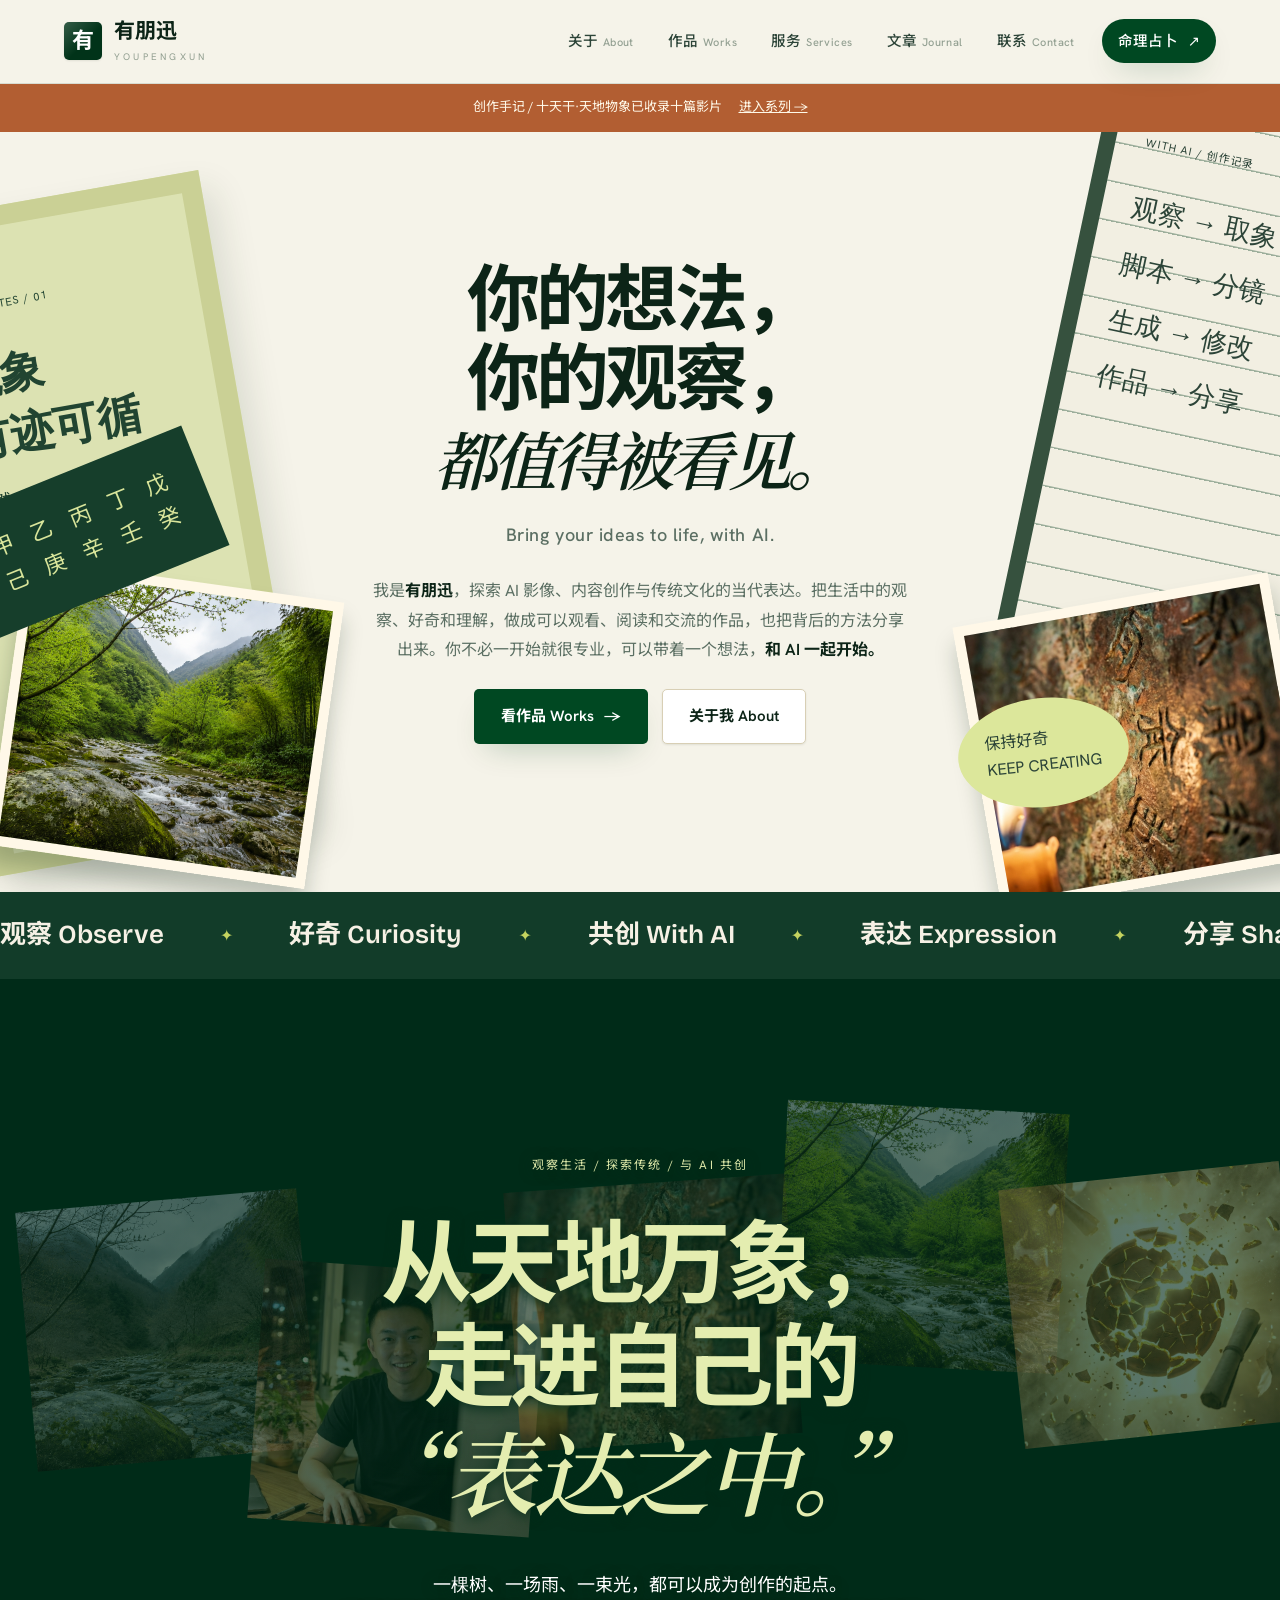
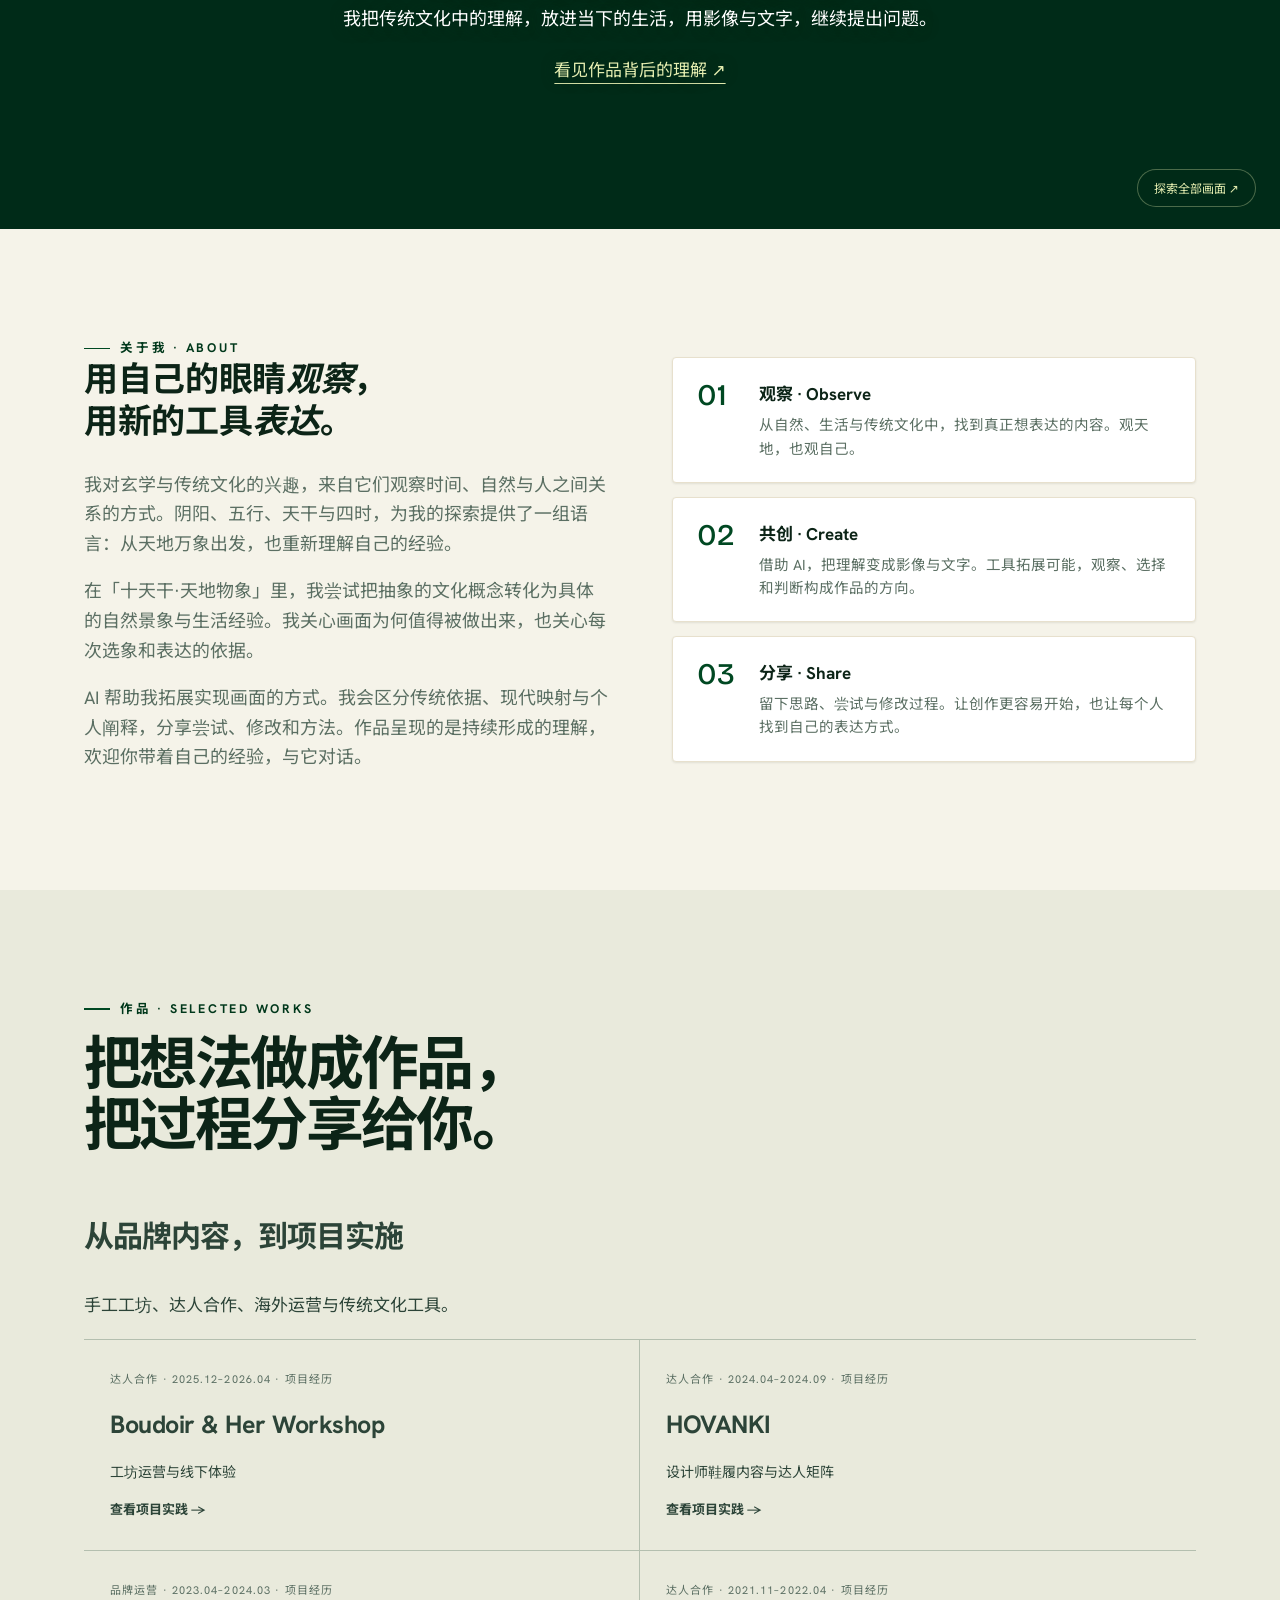
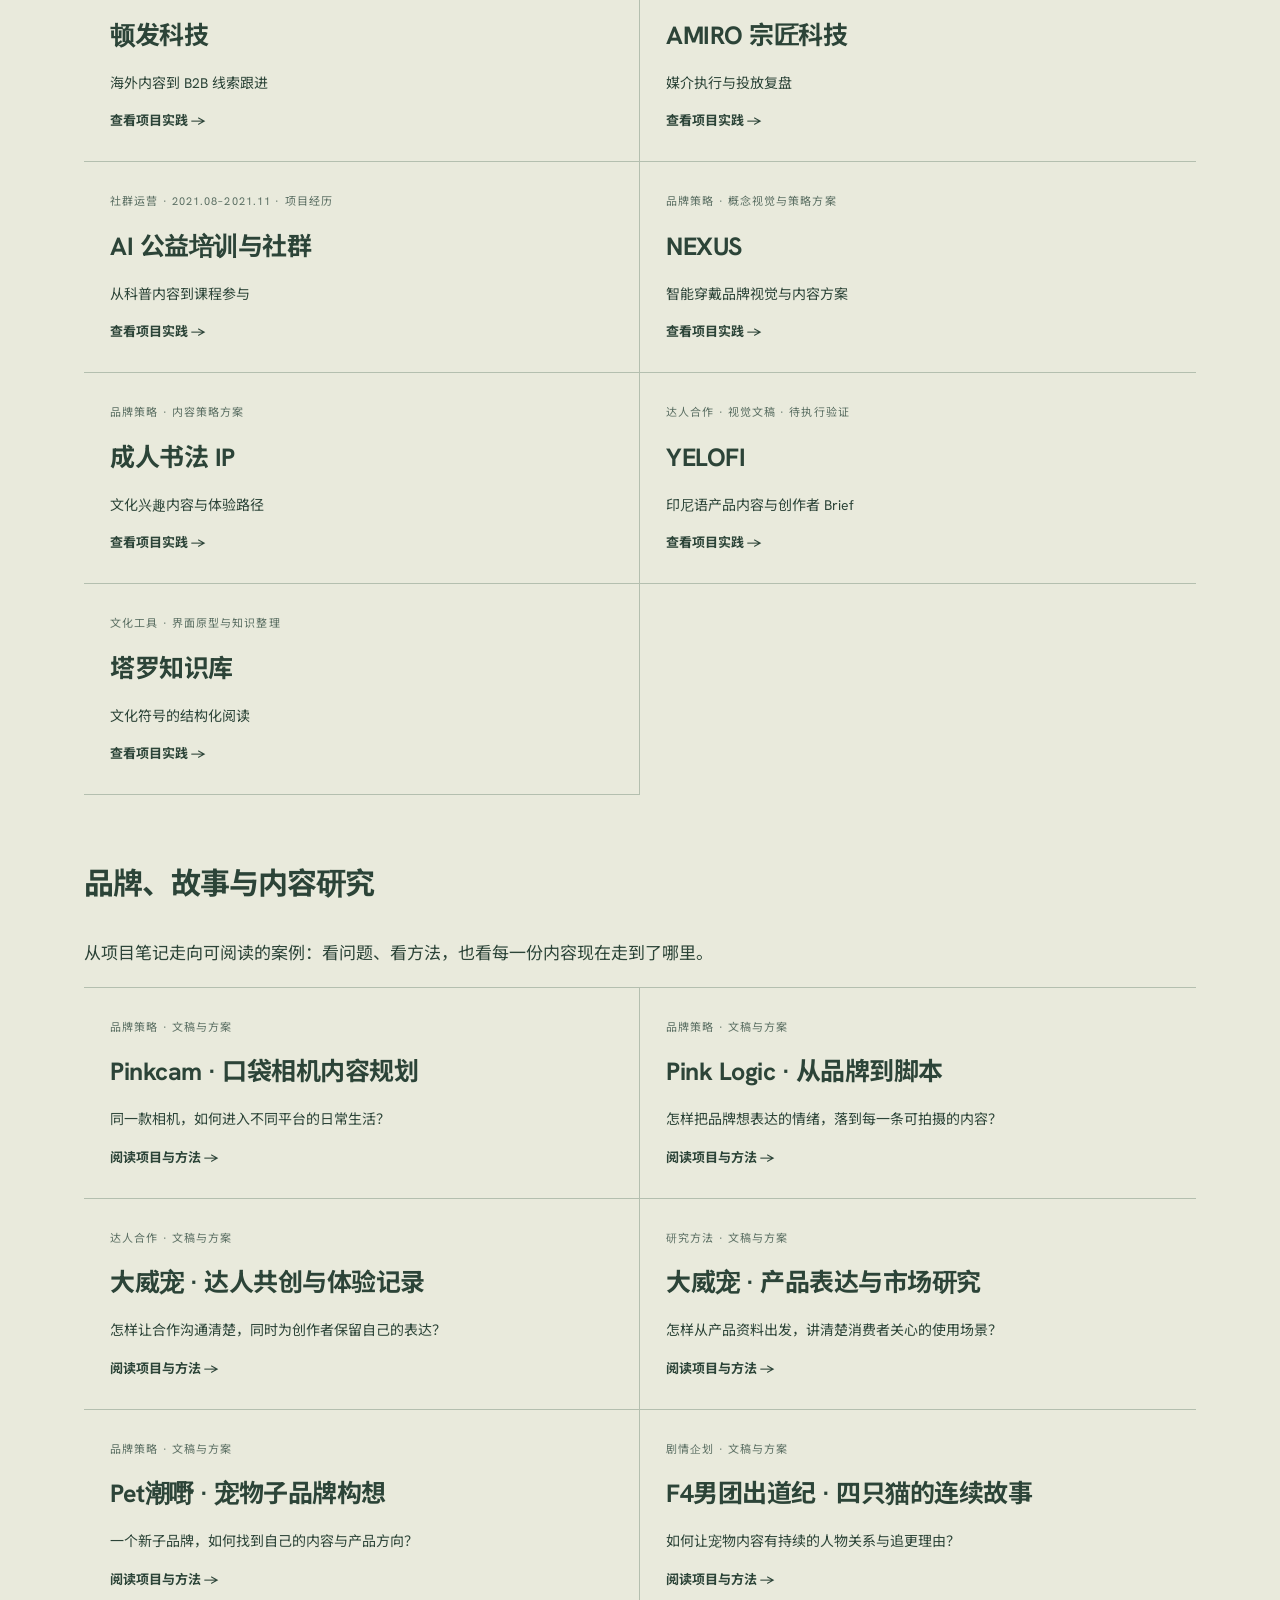
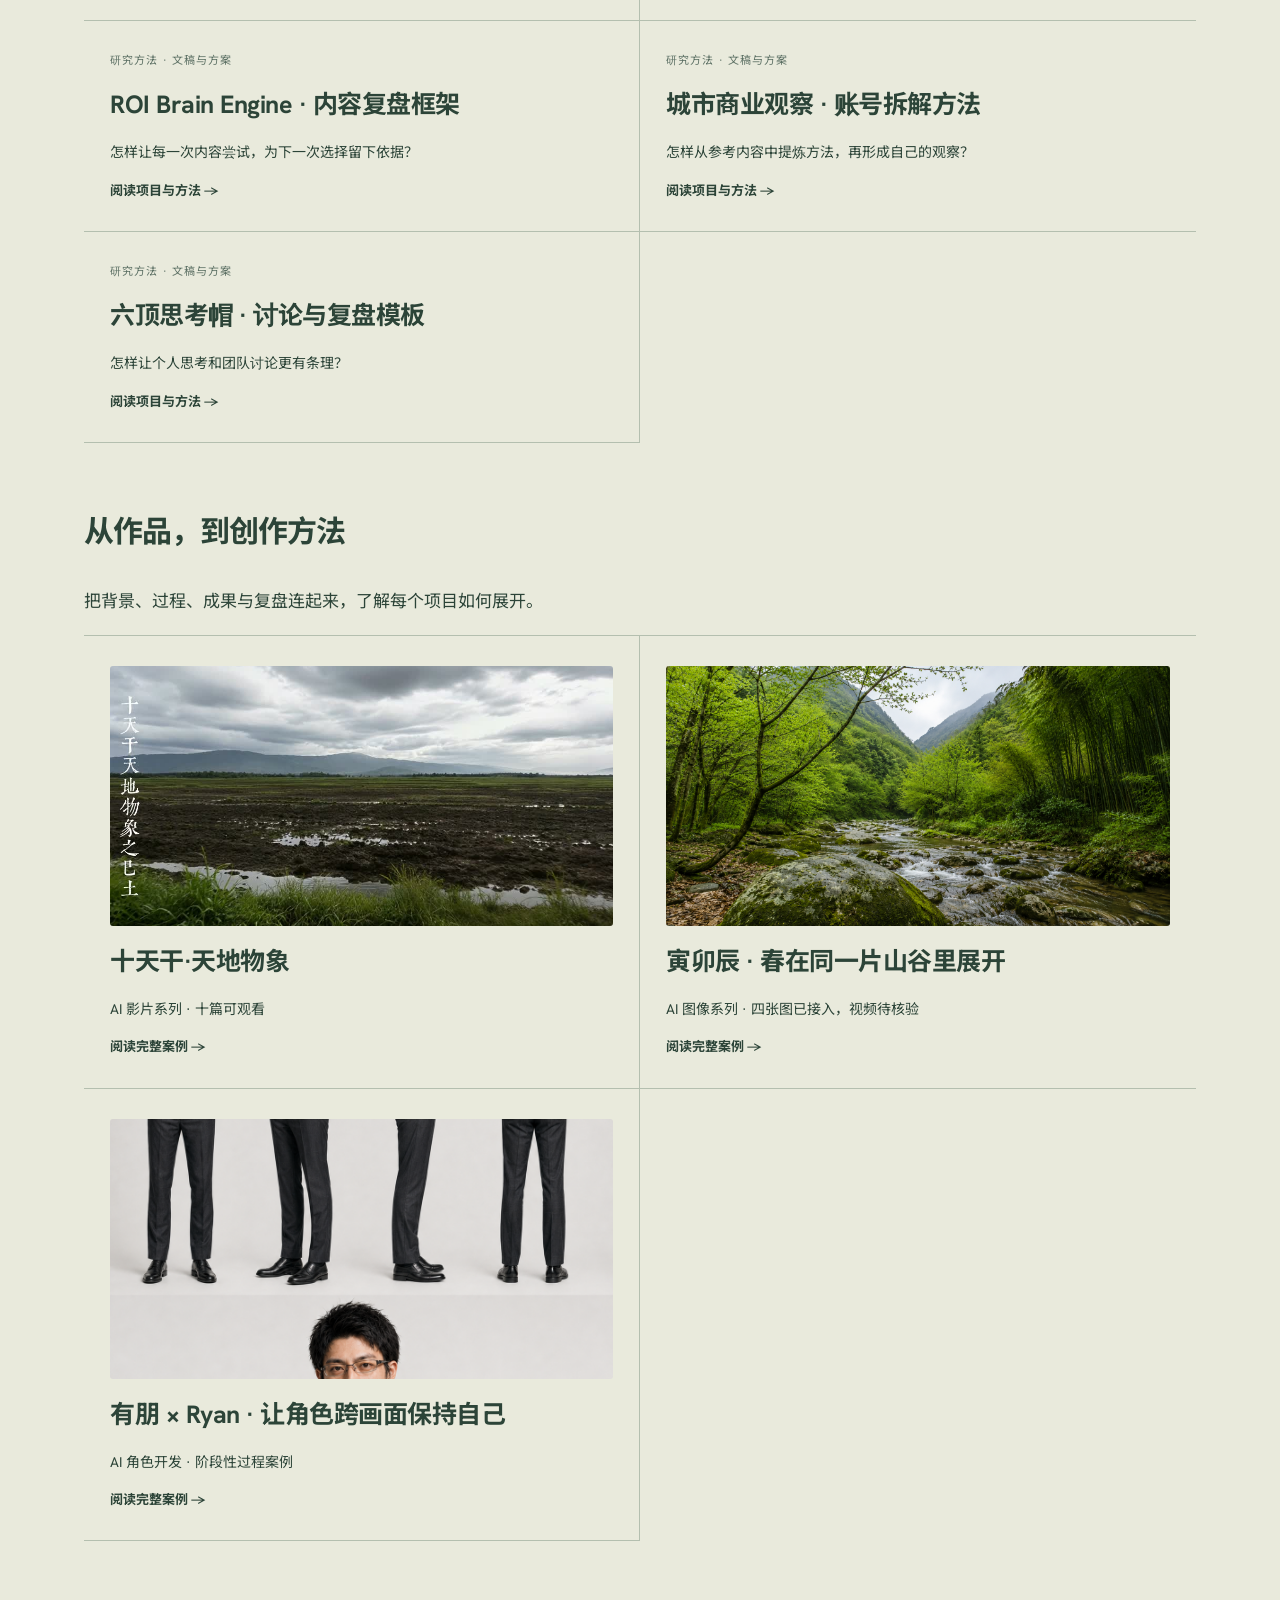
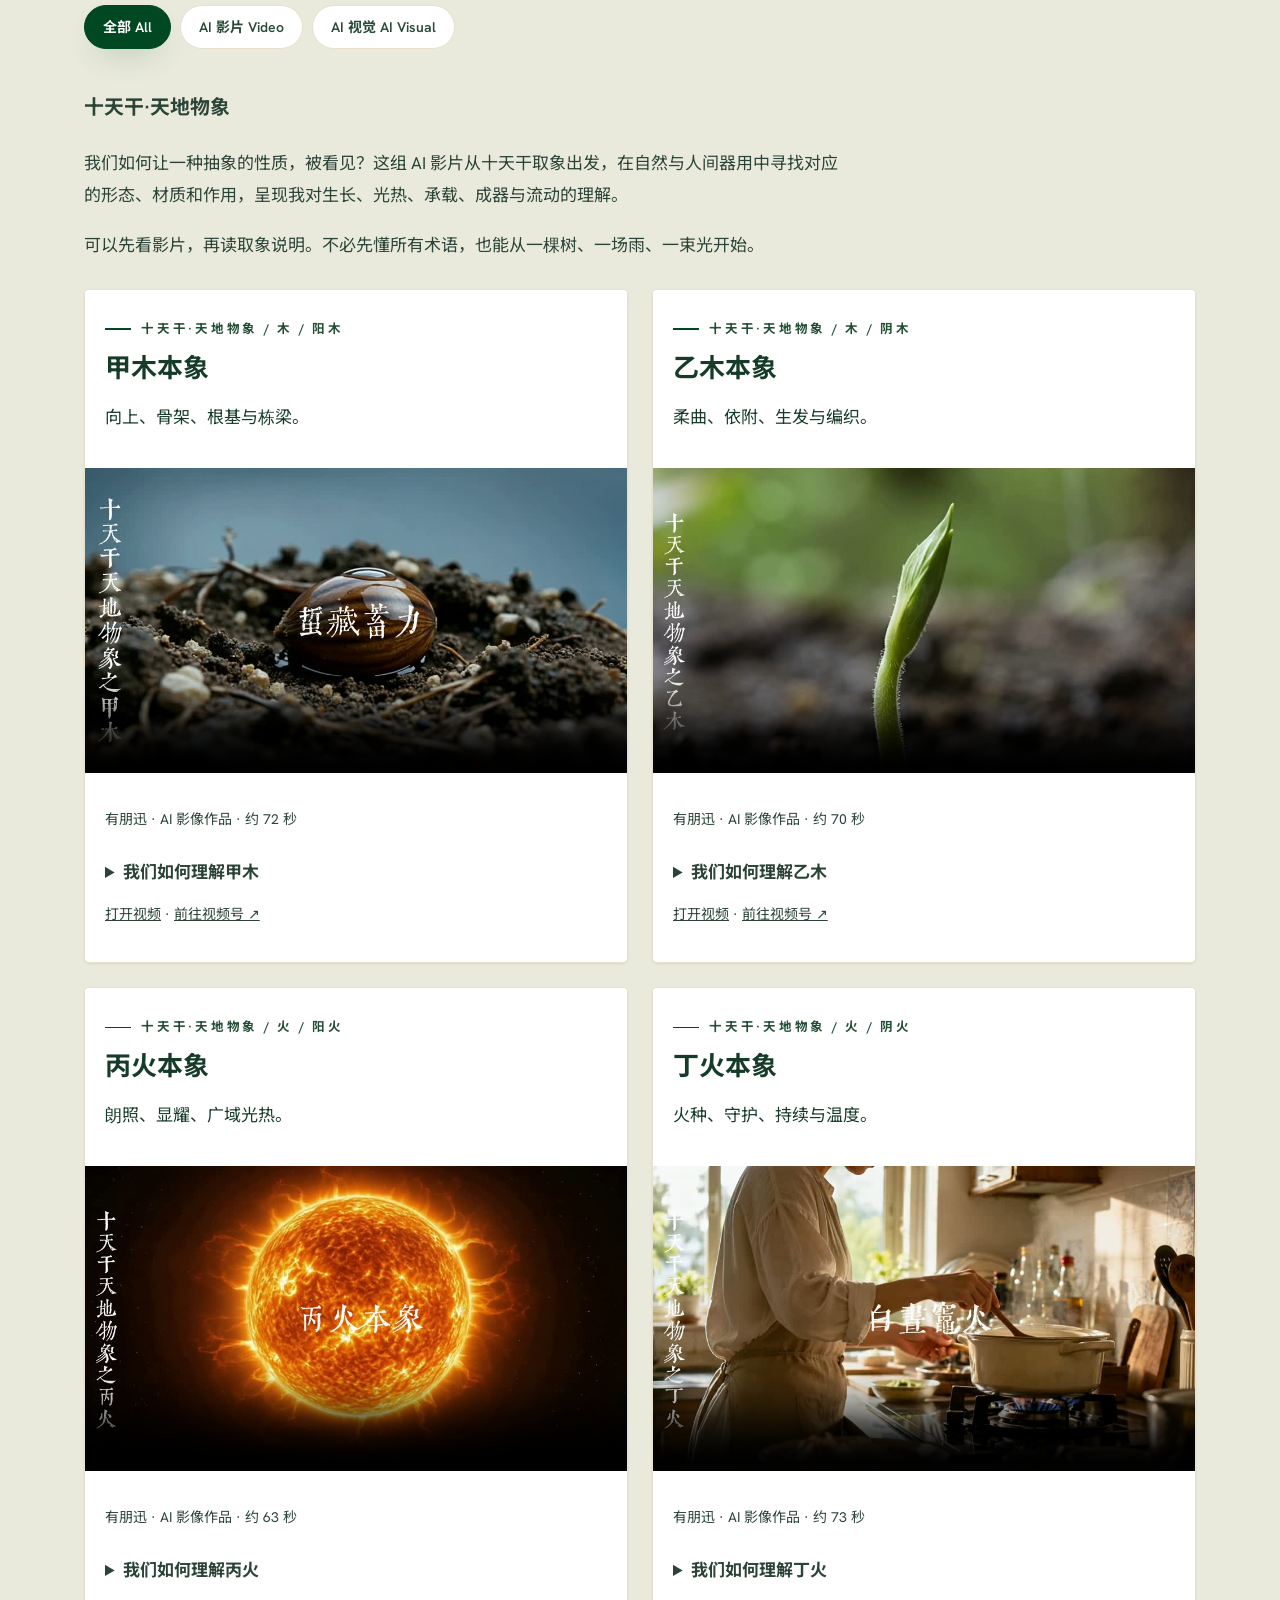
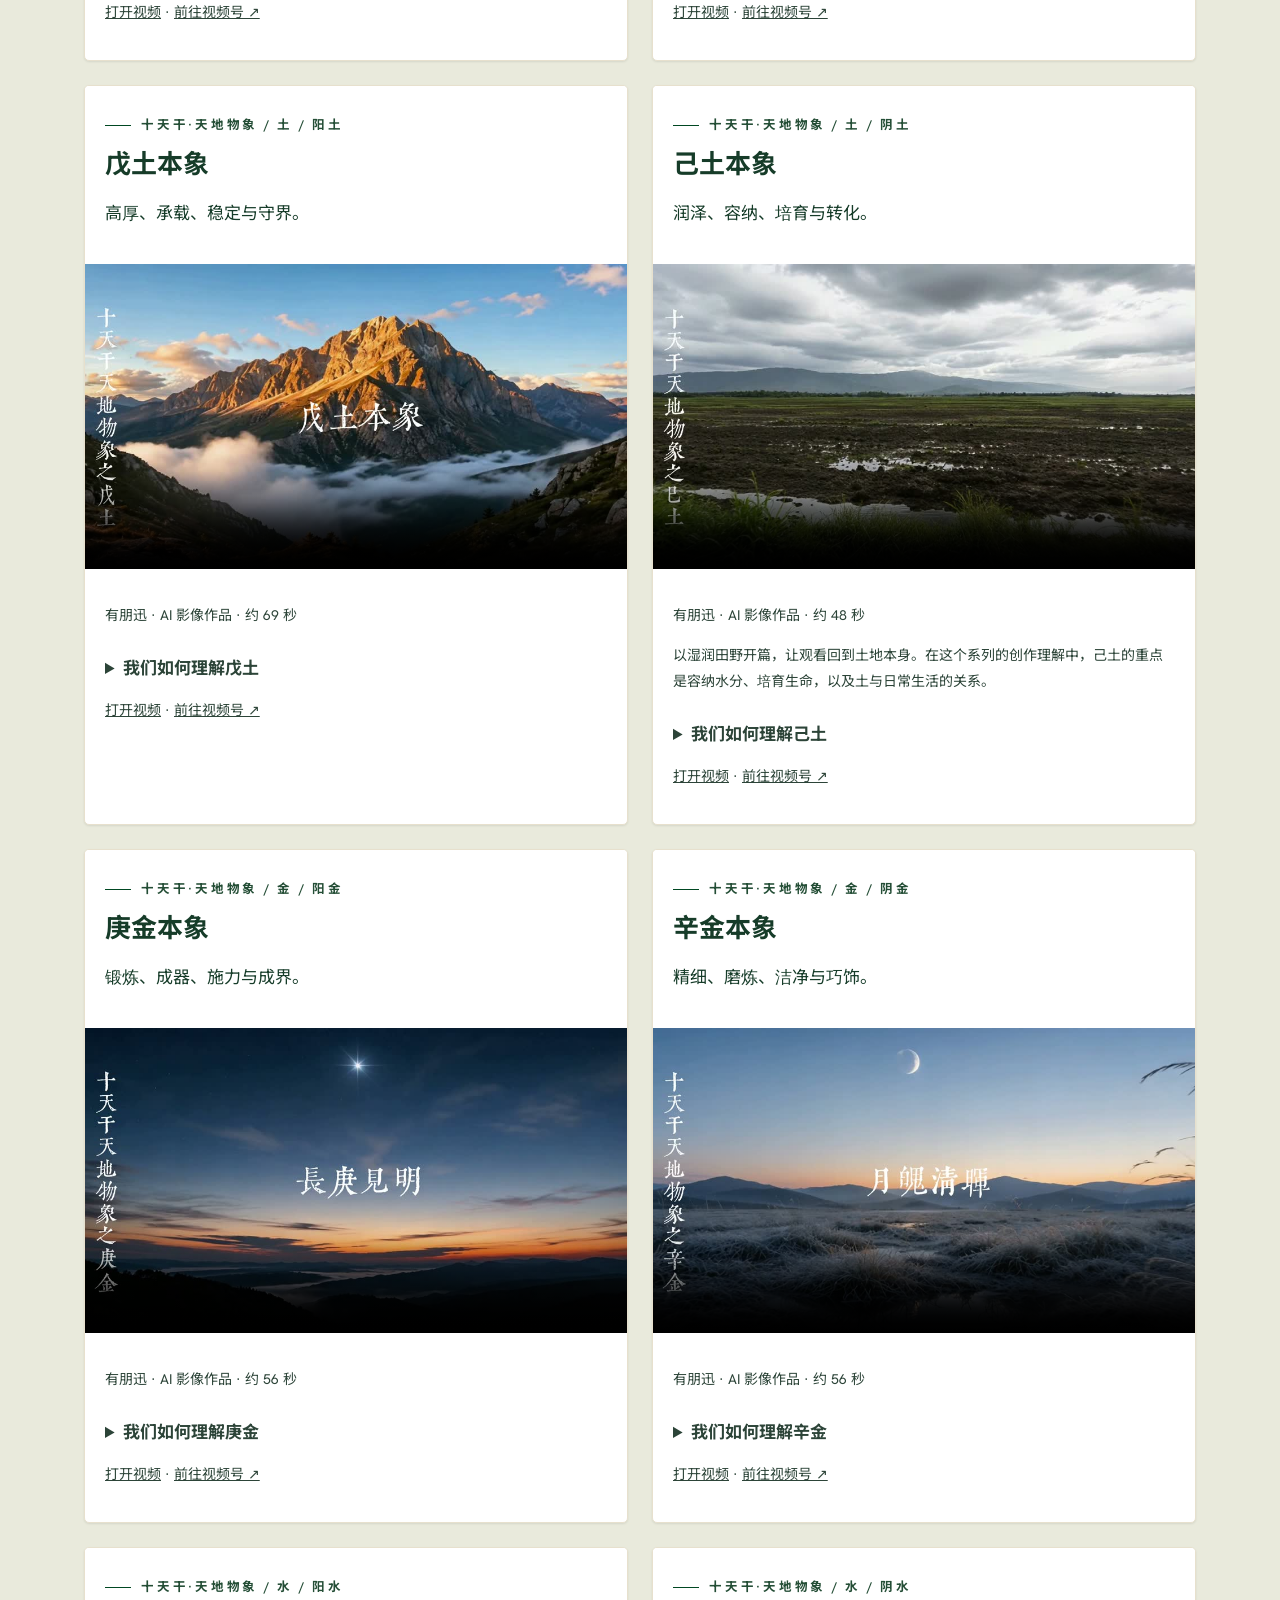
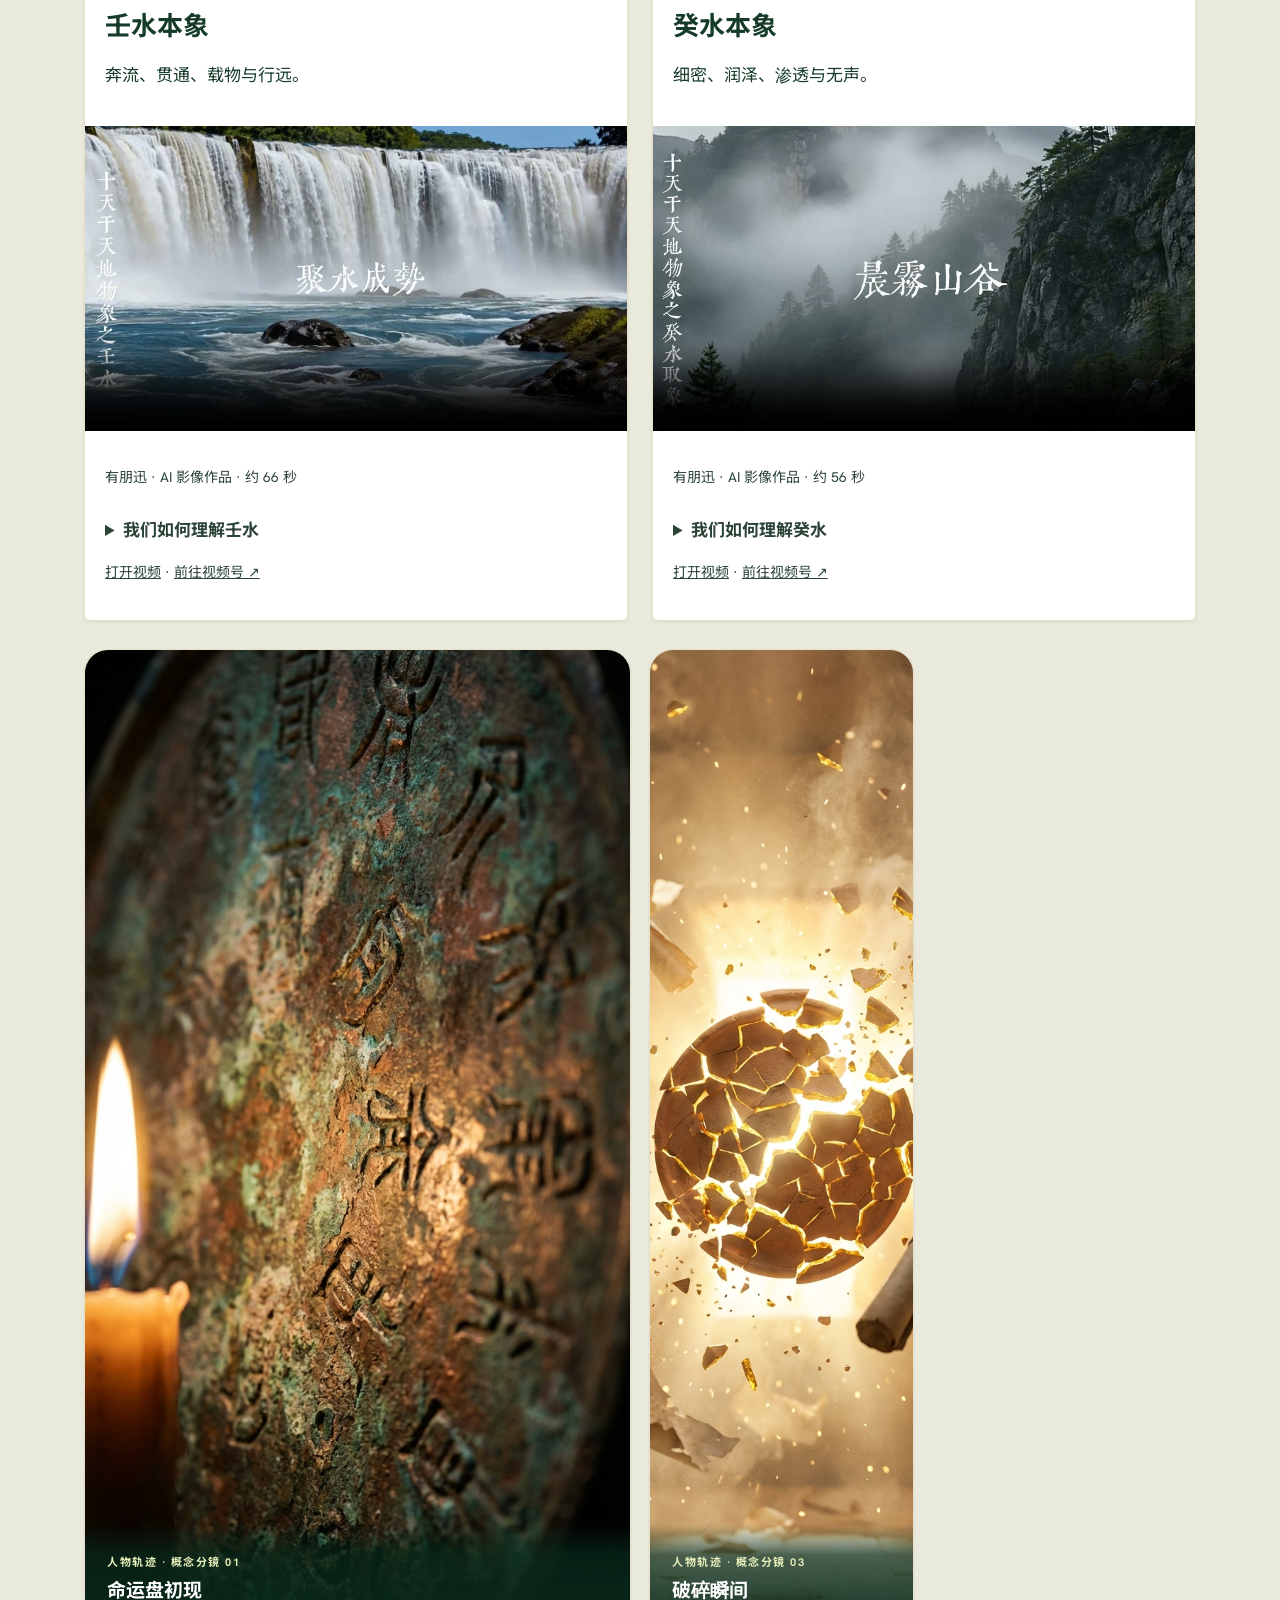
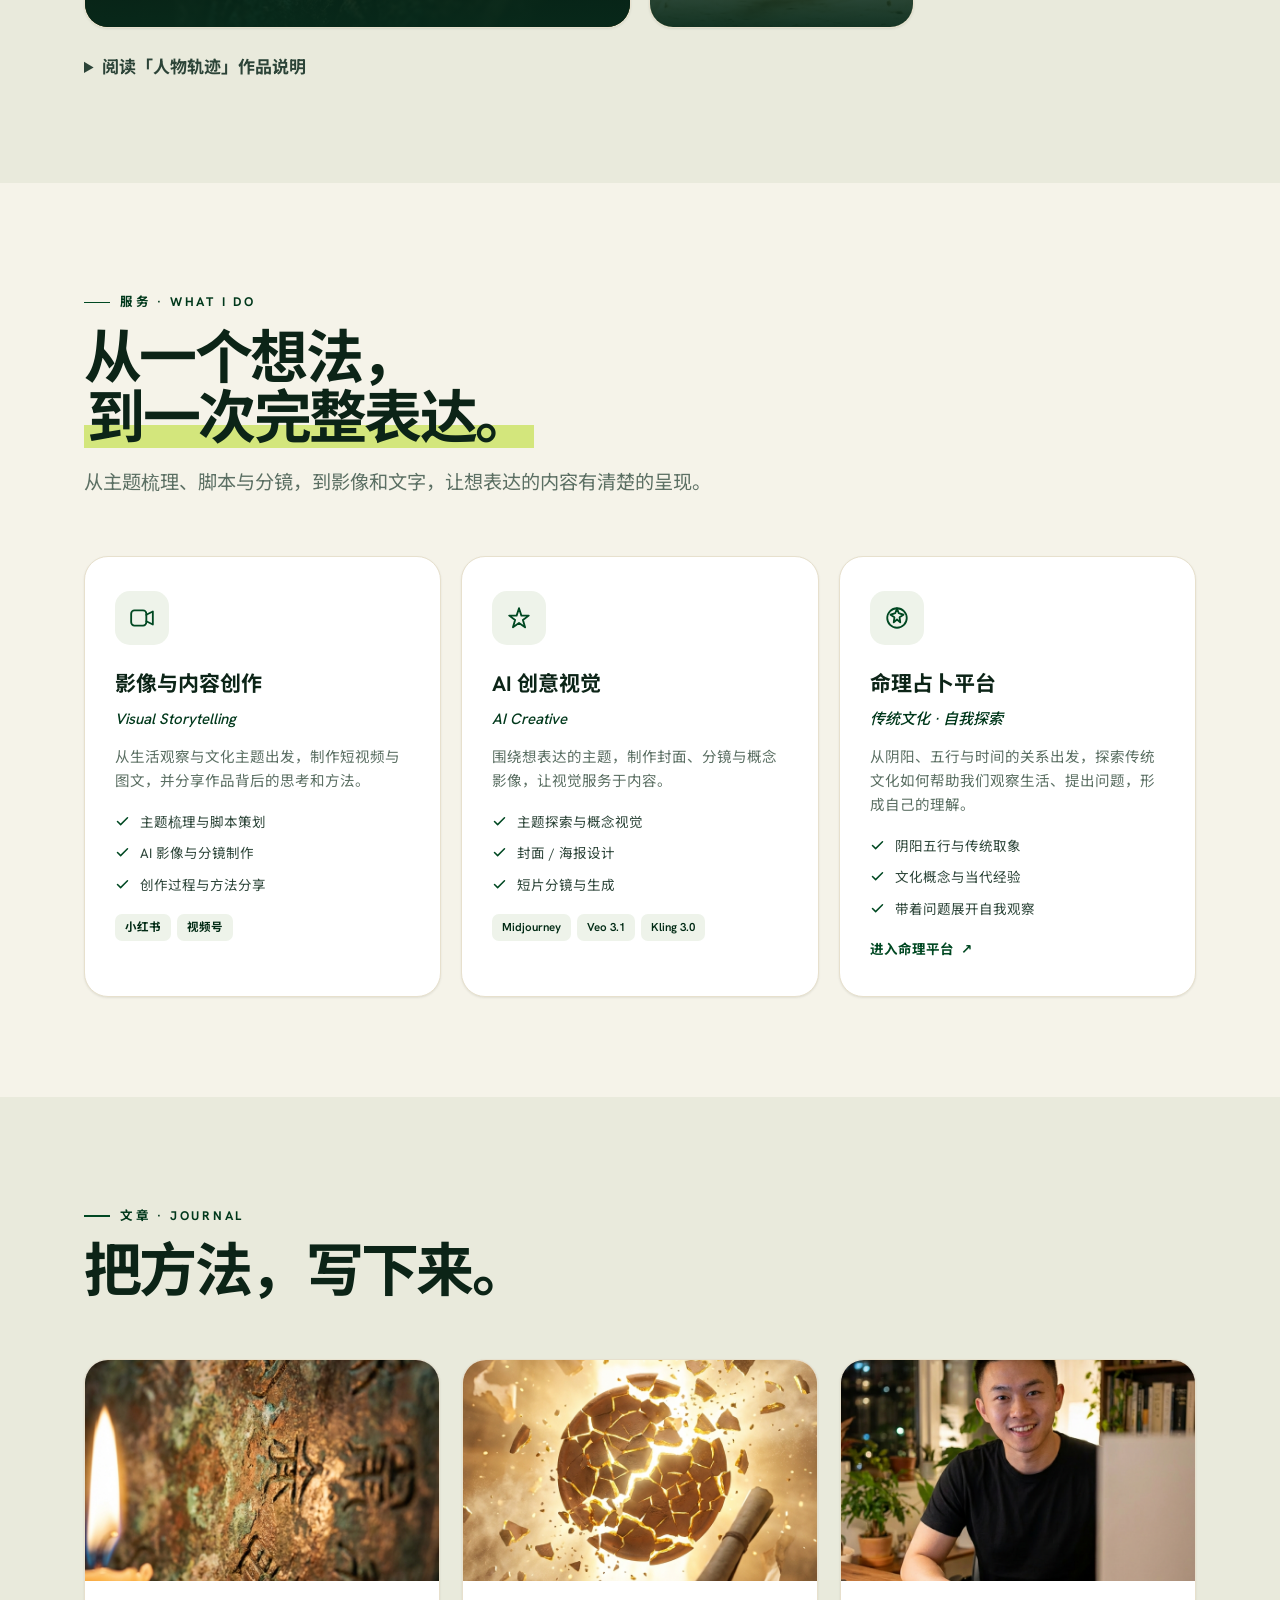
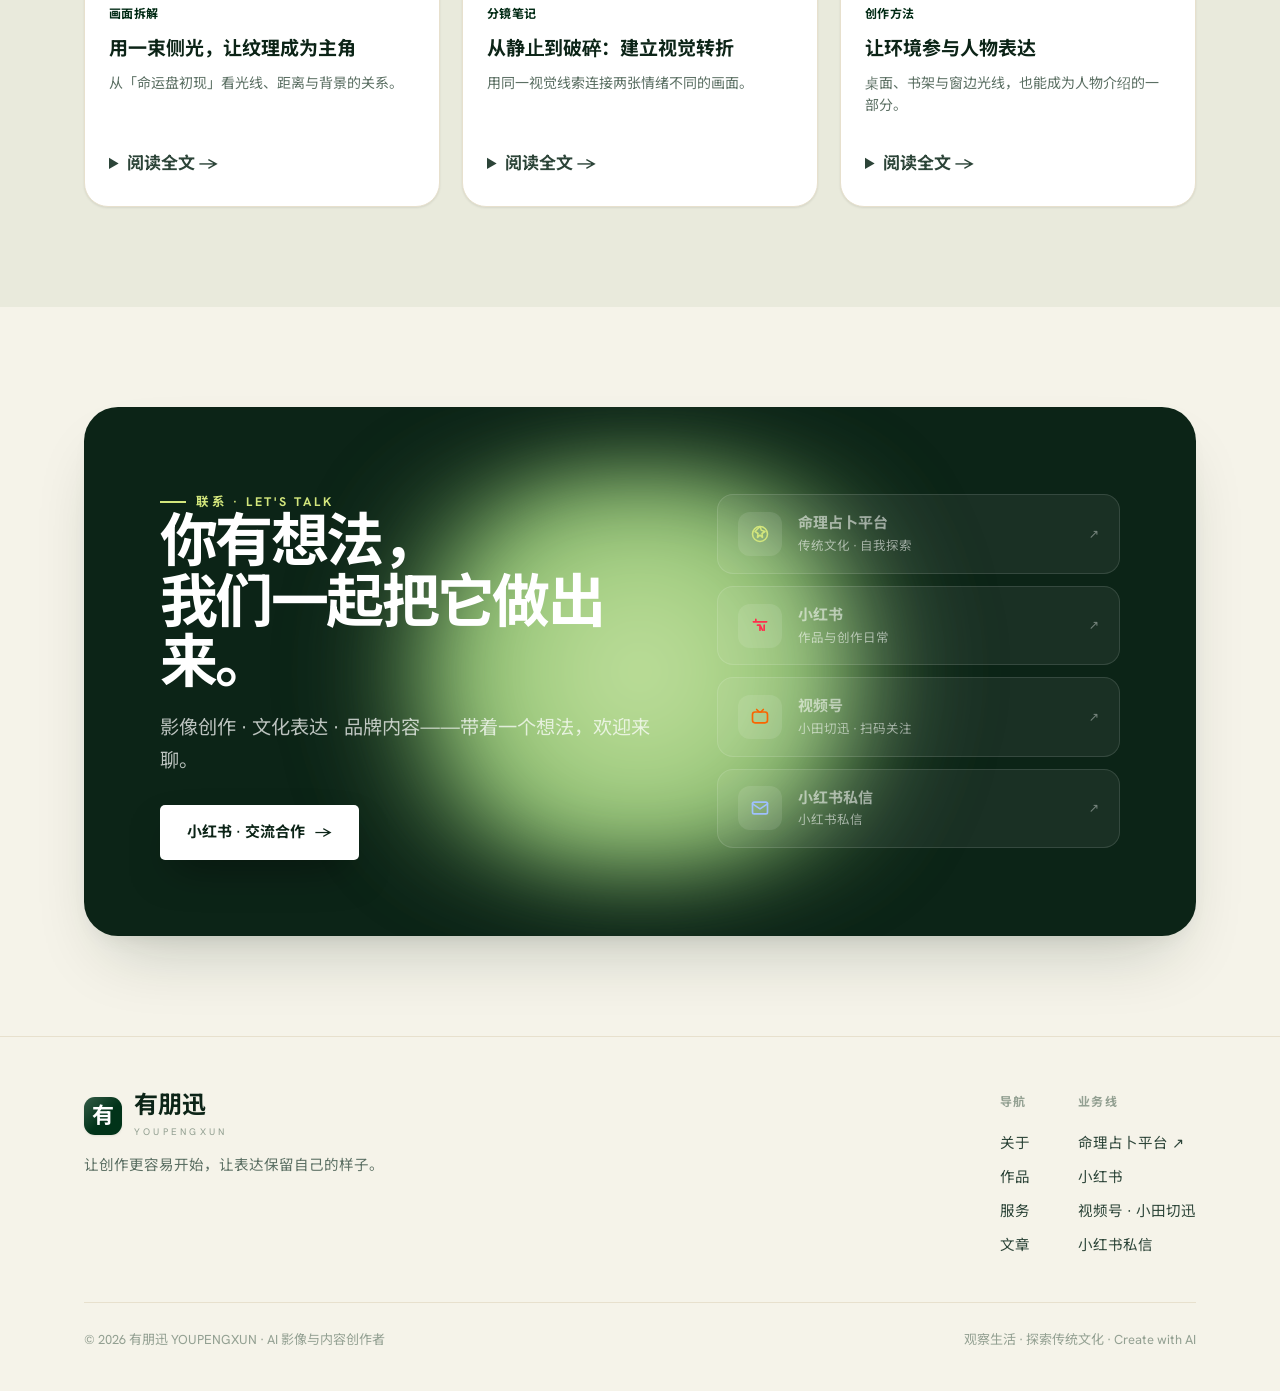
<file: index.html>
<!DOCTYPE html>
<html lang="zh-CN">
<head>
<meta charset="UTF-8" />
<meta name="viewport" content="width=device-width, initial-scale=1.0" />
<title>有朋迅 · AI 影像与内容创作者</title>
<meta name="description" content="有朋迅 — AI 影像与内容创作者。探索 AI 影像、传统文化与自我观察，把想法做成作品，把过程分享给你。" />
<link rel="icon" href="data:image/svg+xml;utf8,<svg xmlns='http://www.w3.org/2000/svg' viewBox='0 0 64 64'><defs><linearGradient id='g' x1='0' y1='0' x2='1' y2='1'><stop offset='0' stop-color='%23d8c5ff'/><stop offset='1' stop-color='%237c5adc'/></linearGradient></defs><circle cx='32' cy='32' r='30' fill='url(%23g)'/><text x='32' y='43' font-size='32' text-anchor='middle' fill='%230d0620' font-family='serif' font-weight='bold'>有</text></svg>" />
<meta property="og:type" content="website" />
<meta property="og:title" content="有朋迅 · AI 影像与内容创作者" />
<meta property="og:description" content="从生活与天地万象出发，与 AI 一起把想法变成作品。" />
<meta property="og:image" content="https://xunertion-netizen.github.io/youpengxun/og-image.png" />
<link rel="stylesheet" href="fonts.css" /><!-- 本地自托管字体（去 Google Fonts 依赖，国内可达） -->
<link rel="stylesheet" href="styles.css" />
<link rel="stylesheet" href="sections.css" />
<link rel="stylesheet" href="goo.css" />
<style>.content-note{margin-top:24px;line-height:1.85}.content-note summary{cursor:pointer;font-weight:600}.content-note p{max-width:72ch}.post .content-note{margin-top:14px}</style>
<style>.works-grid{grid-template-rows:auto}.works-grid .jitu-work{grid-column:1/-1;grid-row:auto;display:block;height:auto;min-height:0;background:var(--white,#fff);color:var(--ink,#142332)}.jitu-heading,.jitu-copy{padding:24px 28px}.jitu-heading h3{font-size:30px;margin:10px 0}.jitu-work video{display:block;width:100%;height:auto;aspect-ratio:16/9;background:#111;position:relative;z-index:2}.jitu-copy p{line-height:1.85;max-width:72ch}.jitu-copy a{color:inherit;text-decoration:underline}.jitu-work::before,.jitu-work::after{display:none;pointer-events:none}</style><style>.stem-videos{display:grid;grid-template-columns:repeat(2,minmax(0,1fr));gap:24px;margin-bottom:28px}.stem-videos .jitu-work{height:auto;background:var(--white,#fff)}.stem-videos .jitu-work:hover{transform:none}.stem-videos .jitu-heading h3{font-size:26px}.stem-videos .jitu-heading,.stem-videos .jitu-copy{padding:20px}.stem-videos video{width:100%;height:auto;aspect-ratio:16/9;display:block}.stem-videos .jitu-copy p{font-size:14px}@media(max-width:700px){.stem-videos{grid-template-columns:1fr}}</style><style>.project-case-list{margin:28px 0 44px;scroll-margin-top:90px}.project-case-grid{display:grid;grid-template-columns:repeat(3,minmax(0,1fr));gap:20px;margin-top:20px}.project-case-card{display:block;padding:18px;border:1px solid var(--line);border-radius:18px;color:inherit;text-decoration:none;background:var(--white)}.project-case-card img{width:100%;height:190px;object-fit:contain;background:#eee;border-radius:10px}.project-case-card h3{font-size:20px;margin:18px 0 10px}.project-case-card p{font-size:14px;line-height:1.8;margin-bottom:14px}@media(max-width:700px){.project-case-grid{grid-template-columns:1fr}}</style><link rel="stylesheet" href="editorial.css"><link rel="canonical" href="https://xunertion-netizen.github.io/youpengxun/"><meta property="og:url" content="https://xunertion-netizen.github.io/youpengxun/"></head>
<body>

<!-- ============ NAV ============ -->
<nav class="nav">
  <a class="brand" href="#top" aria-label="有朋迅 首页">
    <span class="mark">有</span>
    <span><b>有朋迅</b><small>YOUPENGXUN</small></span>
  </a>
  <div class="nav-links">
    <a href="#about">关于<span class="en">About</span></a>
    <a href="#works">作品<span class="en">Works</span></a>
    <a href="#services">服务<span class="en">Services</span></a>
    <a href="#journal">文章<span class="en">Journal</span></a>
    <a href="#contact">联系<span class="en">Contact</span></a>
    <a class="btn btn-primary nav-cta" href="命理八字.html">命理占卜 <span class="arr">↗</span></a>
  </div>
  <button class="nav-burger" aria-label="菜单">
    <svg width="20" height="20" viewBox="0 0 24 24" fill="none" stroke="currentColor" stroke-width="2" stroke-linecap="round"><path d="M3 6h18M3 12h18M3 18h18"/></svg>
  </button>
</nav>
<div class="mobile-sheet">
  <a href="#about">关于<span class="en">About</span></a>
  <a href="#works">作品<span class="en">Works</span></a>
  <a href="#services">服务<span class="en">Services</span></a>
  <a href="#journal">文章<span class="en">Journal</span></a>
  <a href="#contact">联系<span class="en">Contact</span></a>
  <a href="命理八字.html">命理占卜平台<span class="en">Mingli ↗</span></a>
</div>

<span id="top"></span>

<!-- ============ HERO ============ -->
<div class="studio-news">创作手记 / 十天干·天地物象已收录十篇影片 <a href="#jiamu-work">进入系列 →</a></div><header class="hero grain" data-screen-label="Hero"><div class="desk-side desk-left" aria-hidden="true"><div class="desk-paper"><small>FIELD NOTES / 01</small><strong>观象<br>有迹可循</strong><p>自然 · 四时 · 生活</p></div><img src="assets/cases/wood-4.png" alt=""><div class="desk-ticket">甲 乙 丙 丁 戊<br>己 庚 辛 壬 癸</div></div><div class="desk-side desk-right" aria-hidden="true"><div class="desk-notebook"><small>WITH AI / 创作记录</small><p>观察 → 取象<br>脚本 → 分镜<br>生成 → 修改<br>作品 → 分享</p></div><img src="assets/content/fate-disc.jpg" alt=""><span class="desk-stamp">保持好奇<br>KEEP CREATING</span></div>
  <div class="hero-bg">
    <span class="blob b1"></span>
    <span class="blob b2"></span>
    <span class="blob b3"></span>
    <span class="grid-fade"></span>
  </div>
  <div class="wrap hero-grid">
    <div class="hero-copy">
      <span class="hero-badge reveal">
        <span class="dot"></span> 观察生活 · 与 AI 一起创作
        <span class="tag">Create with AI</span>
      </span>
      <h1 class="reveal" data-d="1">
        你的想法，<br />你的观察，<br /><span class="iris-text">都值得被看见。</span>
      </h1>
      <div class="sub-en reveal" data-d="2">Bring your ideas to life, with AI.</div>
      <p class="pitch reveal" data-d="3">我是<b>有朋迅</b>，探索 AI 影像、内容创作与传统文化的当代表达。把生活中的观察、好奇和理解，做成可以观看、阅读和交流的作品，也把背后的方法分享出来。你不必一开始就很专业，可以带着一个想法，<b>和 AI 一起开始。</b></p>
      <div class="hero-actions reveal" data-d="4">
        <a class="btn btn-primary" href="#works">看作品 Works <span class="arr">→</span></a>
        <a class="btn btn-ghost" href="#about">关于我 About</a>
      </div>
      <div class="hero-meta reveal" data-d="5">
        <div class="m"><b>观察生活</b><span>从好奇开始</span></div>
        <div class="m"><b>与 AI 共创</b><span>把想法做出来</span></div>
        <div class="m"><b>传统文化</b><span>观天地，也观自己</span></div>
      </div>
    </div>
    <div class="hero-portrait reveal" data-d="3">
      <div class="portrait-frame">
        <image-slot id="hero-portrait" src="assets/content/creator.png" placeholder="有朋迅 · 创作者形象" aria-label="有朋迅 · 创作者形象"></image-slot>
      </div>
      <div class="portrait-tag">
        <span class="ic"><svg width="18" height="18" viewBox="0 0 24 24" fill="none" stroke="currentColor" stroke-width="1.8" stroke-linecap="round" stroke-linejoin="round"><circle cx="12" cy="8" r="4"/><path d="M4 21c0-4 4-6 8-6s8 2 8 6"/></svg></span>
        <span><b>有朋迅</b><span>Creator · 创作者形象</span></span>
      </div>
      <div class="portrait-spark">
        <svg width="16" height="16" viewBox="0 0 24 24" fill="none" stroke="currentColor" stroke-width="1.8" stroke-linecap="round" stroke-linejoin="round"><path d="M12 3l1.8 4.7L18.5 9.5 13.8 11 12 16l-1.8-5L5.5 9.5l4.7-1.8z"/></svg>
        <b>与 AI <span class="iris-text">一起创作</span></b>
      </div>
    </div>
  </div>
</header>

<!-- ============ MARQUEE ============ -->
<div class="marquee" aria-hidden="true">
  <div class="marquee-track">
    <span>观察&nbsp;Observe</span><span>好奇&nbsp;Curiosity</span><span>共创&nbsp;With AI</span><span>表达&nbsp;Expression</span><span>分享&nbsp;Share</span>
    <span>观察&nbsp;Observe</span><span>好奇&nbsp;Curiosity</span><span>共创&nbsp;With AI</span><span>表达&nbsp;Expression</span><span>分享&nbsp;Share</span>
  </div>
</div>

<section class="manifesto" id="atmosphere"><div class="reveal-mosaic" aria-hidden="true"><img src="assets/cases/wood-1.png" alt="" loading="lazy"><img src="assets/content/creator.png" alt="" loading="lazy"><img src="assets/content/fate-disc.jpg" alt="" loading="lazy"><img src="assets/cases/wood-4.png" alt="" loading="lazy"><img src="assets/content/breaking.jpg" alt="" loading="lazy"><img src="assets/content/jiamu-poster.jpg" alt="" loading="lazy"><img src="assets/content/yimu-poster.jpg" alt="" loading="lazy"><img src="assets/content/binghuo-poster.jpg" alt="" loading="lazy"><img src="assets/content/dinghuo-poster.jpg" alt="" loading="lazy"><img src="assets/content/jitu-poster.jpg" alt="" loading="lazy"><img src="assets/content/renshui-poster.jpg" alt="" loading="lazy"><img src="assets/content/xinjin-poster.jpg" alt="" loading="lazy"><img src="assets/cases/wood-1.png" alt="" loading="lazy"><img src="assets/content/creator.png" alt="" loading="lazy"><img src="assets/content/fate-disc.jpg" alt="" loading="lazy"><img src="assets/cases/wood-4.png" alt="" loading="lazy"><img src="assets/content/breaking.jpg" alt="" loading="lazy"><img src="assets/content/jiamu-poster.jpg" alt="" loading="lazy"><img src="assets/content/yimu-poster.jpg" alt="" loading="lazy"><img src="assets/content/binghuo-poster.jpg" alt="" loading="lazy"><img src="assets/content/dinghuo-poster.jpg" alt="" loading="lazy"><img src="assets/content/jitu-poster.jpg" alt="" loading="lazy"><img src="assets/content/renshui-poster.jpg" alt="" loading="lazy"><img src="assets/content/xinjin-poster.jpg" alt="" loading="lazy"></div><div class="manifesto-images" aria-hidden="true"><img src="assets/cases/wood-1.png" alt=""><img src="assets/content/creator.png" alt=""><img src="assets/content/fate-disc.jpg" alt=""><img src="assets/cases/wood-4.png" alt=""><img src="assets/content/breaking.jpg" alt=""></div><button class="mosaic-show" type="button">探索全部画面 ↗</button><div class="manifesto-copy"><p class="manifesto-kicker">观察生活 / 探索传统 / 与 AI 共创</p><h2>从天地万象，<br>走进自己的<br><em>“表达之中。”</em></h2><p>一棵树、一场雨、一束光，都可以成为创作的起点。<br>我把传统文化中的理解，放进当下的生活，用影像与文字，继续提出问题。</p><a href="project-cases.html#stems">看见作品背后的理解 ↗</a></div></section>
<!-- ============ ABOUT ============ -->
<section class="section" id="about" data-screen-label="About">
  <div class="wrap about-grid">
    <div class="about-copy">
      <span class="eyebrow reveal">关于我 · About</span>
      <p class="quote reveal" data-d="1">用自己的眼睛<em>观察</em>，<br />用新的工具<em>表达</em>。</p>
      <p class="reveal" data-d="2">我对玄学与传统文化的兴趣，来自它们观察时间、自然与人之间关系的方式。阴阳、五行、天干与四时，为我的探索提供了一组语言：从天地万象出发，也重新理解自己的经验。</p>
      <p class="reveal" data-d="2">在「十天干·天地物象」里，我尝试把抽象的文化概念转化为具体的自然景象与生活经验。我关心画面为何值得被做出来，也关心每次选象和表达的依据。</p>
      <p class="reveal" data-d="2">AI 帮助我拓展实现画面的方式。我会区分传统依据、现代映射与个人阐释，分享尝试、修改和方法。作品呈现的是持续形成的理解，欢迎你带着自己的经验，与它对话。</p>
    </div>
    <div class="pillars">
      <div class="pillar reveal" data-d="1">
        <span class="num">01</span>
        <div><h3>观察 · Observe</h3><p>从自然、生活与传统文化中，找到真正想表达的内容。观天地，也观自己。</p></div>
      </div>
      <div class="pillar reveal" data-d="2">
        <span class="num">02</span>
        <div><h3>共创 · Create</h3><p>借助 AI，把理解变成影像与文字。工具拓展可能，观察、选择和判断构成作品的方向。</p></div>
      </div>
      <div class="pillar reveal" data-d="3">
        <span class="num">03</span>
        <div><h3>分享 · Share</h3><p>留下思路、尝试与修改过程。让创作更容易开始，也让每个人找到自己的表达方式。</p></div>
      </div>
    </div>
  </div>
</section>

<!-- ============ WORKS ============ -->
<section class="section alt" id="works" data-screen-label="Works">
  <div class="wrap">
    <div class="section-head reveal">
      <span class="eyebrow">作品 · Selected Works</span>
      <h2 class="h-1">把想法做成作品，<br />把过程分享给你。</h2>
    </div>
<div class="project-case-list" id="portfolio-projects"><h3>从品牌内容，到项目实施</h3><p>手工工坊、达人合作、海外运营与传统文化工具。</p><div class="project-case-grid"><a class="project-case-card" href="portfolio-projects.html#boudoir"><span>达人合作 · 2025.12–2026.04 · 项目经历</span><h3>Boudoir & Her Workshop</h3><p>工坊运营与线下体验</p><span>查看项目实践 →</span></a><a class="project-case-card" href="portfolio-projects.html#hovanki"><span>达人合作 · 2024.04–2024.09 · 项目经历</span><h3>HOVANKI</h3><p>设计师鞋履内容与达人矩阵</p><span>查看项目实践 →</span></a><a class="project-case-card" href="portfolio-projects.html#dunfa"><span>品牌运营 · 2023.04–2024.03 · 项目经历</span><h3>顿发科技</h3><p>海外内容到 B2B 线索跟进</p><span>查看项目实践 →</span></a><a class="project-case-card" href="portfolio-projects.html#amiro"><span>达人合作 · 2021.11–2022.04 · 项目经历</span><h3>AMIRO 宗匠科技</h3><p>媒介执行与投放复盘</p><span>查看项目实践 →</span></a><a class="project-case-card" href="portfolio-projects.html#ai-training"><span>社群运营 · 2021.08–2021.11 · 项目经历</span><h3>AI 公益培训与社群</h3><p>从科普内容到课程参与</p><span>查看项目实践 →</span></a><a class="project-case-card" href="portfolio-projects.html#nexus"><span>品牌策略 · 概念视觉与策略方案</span><h3>NEXUS</h3><p>智能穿戴品牌视觉与内容方案</p><span>查看项目实践 →</span></a><a class="project-case-card" href="portfolio-projects.html#calligraphy"><span>品牌策略 · 内容策略方案</span><h3>成人书法 IP</h3><p>文化兴趣内容与体验路径</p><span>查看项目实践 →</span></a><a class="project-case-card" href="portfolio-projects.html#yelofi"><span>达人合作 · 视觉文稿 · 待执行验证</span><h3>YELOFI</h3><p>印尼语产品内容与创作者 Brief</p><span>查看项目实践 →</span></a><a class="project-case-card" href="portfolio-projects.html#tarot"><span>文化工具 · 界面原型与知识整理</span><h3>塔罗知识库</h3><p>文化符号的结构化阅读</p><span>查看项目实践 →</span></a></div></div><div id="notion-projects" class="project-case-list"><h3>品牌、故事与内容研究</h3><p>从项目笔记走向可阅读的案例：看问题、看方法，也看每一份内容现在走到了哪里。</p><div class="project-case-grid"><a class="project-case-card" href="notion-projects.html#pocket"><span>品牌策略 · 文稿与方案</span><h3>Pinkcam · 口袋相机内容规划</h3><p>同一款相机，如何进入不同平台的日常生活？</p><span>阅读项目与方法 →</span></a><a class="project-case-card" href="notion-projects.html#pink"><span>品牌策略 · 文稿与方案</span><h3>Pink Logic · 从品牌到脚本</h3><p>怎样把品牌想表达的情绪，落到每一条可拍摄的内容？</p><span>阅读项目与方法 →</span></a><a class="project-case-card" href="notion-projects.html#dawin-creators"><span>达人合作 · 文稿与方案</span><h3>大威宠 · 达人共创与体验记录</h3><p>怎样让合作沟通清楚，同时为创作者保留自己的表达？</p><span>阅读项目与方法 →</span></a><a class="project-case-card" href="notion-projects.html#dawin-product"><span>研究方法 · 文稿与方案</span><h3>大威宠 · 产品表达与市场研究</h3><p>怎样从产品资料出发，讲清楚消费者关心的使用场景？</p><span>阅读项目与方法 →</span></a><a class="project-case-card" href="notion-projects.html#pet"><span>品牌策略 · 文稿与方案</span><h3>Pet潮嘢 · 宠物子品牌构想</h3><p>一个新子品牌，如何找到自己的内容与产品方向？</p><span>阅读项目与方法 →</span></a><a class="project-case-card" href="notion-projects.html#f4"><span>剧情企划 · 文稿与方案</span><h3>F4男团出道纪 · 四只猫的连续故事</h3><p>如何让宠物内容有持续的人物关系与追更理由？</p><span>阅读项目与方法 →</span></a><a class="project-case-card" href="notion-projects.html#roi"><span>研究方法 · 文稿与方案</span><h3>ROI Brain Engine · 内容复盘框架</h3><p>怎样让每一次内容尝试，为下一次选择留下依据？</p><span>阅读项目与方法 →</span></a><a class="project-case-card" href="notion-projects.html#benchmark"><span>研究方法 · 文稿与方案</span><h3>城市商业观察 · 账号拆解方法</h3><p>怎样从参考内容中提炼方法，再形成自己的观察？</p><span>阅读项目与方法 →</span></a><a class="project-case-card" href="notion-projects.html#hats"><span>研究方法 · 文稿与方案</span><h3>六顶思考帽 · 讨论与复盘模板</h3><p>怎样让个人思考和团队讨论更有条理？</p><span>阅读项目与方法 →</span></a></div></div>
<div id="project-cases" class="project-case-list"><h3>从作品，到创作方法</h3><p>把背景、过程、成果与复盘连起来，了解每个项目如何展开。</p><div class="project-case-grid"><a class="project-case-card" href="project-cases.html#stems"><img loading="lazy" src="assets/content/jitu-poster.jpg" alt="十天干·天地物象"><h3>十天干·天地物象</h3><p>AI 影片系列 · 十篇可观看</p><span>阅读完整案例 →</span></a><a class="project-case-card" href="project-cases.html#wood"><img loading="lazy" src="assets/cases/wood-4.png" alt="寅卯辰 · 春在同一片山谷里展开"><h3>寅卯辰 · 春在同一片山谷里展开</h3><p>AI 图像系列 · 四张图已接入，视频待核验</p><span>阅读完整案例 →</span></a><a class="project-case-card" href="project-cases.html#duo"><img loading="lazy" src="assets/cases/ryan.png" alt="有朋 × Ryan · 让角色跨画面保持自己"><h3>有朋 × Ryan · 让角色跨画面保持自己</h3><p>AI 角色开发 · 阶段性过程案例</p><span>阅读完整案例 →</span></a></div></div>
    <div class="works-filter reveal" data-d="1">
      <button class="chip active" data-f="all">全部 All</button>
      <button class="chip" data-f="video">AI 影片 Video</button>
      
      <button class="chip" data-f="ai">AI 视觉 AI Visual</button>
      
    </div>
    <div class="series-intro" style="max-width:76ch;margin:0 0 28px;line-height:1.9"><h3>十天干·天地物象</h3><p>我们如何让一种抽象的性质，被看见？这组 AI 影片从十天干取象出发，在自然与人间器用中寻找对应的形态、材质和作用，呈现我对生长、光热、承载、成器与流动的理解。</p><p>可以先看影片，再读取象说明。不必先懂所有术语，也能从一棵树、一场雨、一束光开始。</p></div><div class="stem-videos">
      <article class="work jitu-work reveal" data-cat="video" id="jiamu-work"><div class="jitu-heading"><span class="eyebrow">十天干·天地物象 / 木 / 阳木</span><h3>甲木本象</h3><p>向上、骨架、根基与栋梁。</p></div><video controls playsinline preload="none" poster="assets/content/jiamu-poster.jpg" aria-label="播放甲木本象 AI 视频"><source src="assets/content/jiamu-benxiang.mp4" type="video/mp4">浏览器不支持视频播放，请使用下方链接。</video><div class="jitu-copy"><p>有朋迅 · AI 影像作品 · 约 72 秒</p><details class="content-note"><summary>我们如何理解甲木</summary><p>以主干、根系与木质结构理解甲木：它的表达重点是建立支撑、向上生长，与乙木的柔曲延展相互对照。</p><p>这是本系列依据创作资料整理的取象阐释；传统本象与现代性质、功能映射应分层理解。</p></details><p><a href="assets/content/jiamu-benxiang.mp4">打开视频</a> · <a href="https://weixin.qq.com/sph/AkPVd9C2QO" target="_blank" rel="noopener">前往视频号 ↗</a></p></div></article>
<article class="work jitu-work reveal" data-cat="video" id="yimu-work"><div class="jitu-heading"><span class="eyebrow">十天干·天地物象 / 木 / 阴木</span><h3>乙木本象</h3><p>柔曲、依附、生发与编织。</p></div><video controls playsinline preload="none" poster="assets/content/yimu-poster.jpg" aria-label="播放乙木本象 AI 视频"><source src="assets/content/yimu-benxiang.mp4" type="video/mp4">浏览器不支持视频播放，请使用下方链接。</video><div class="jitu-copy"><p>有朋迅 · AI 影像作品 · 约 70 秒</p><details class="content-note"><summary>我们如何理解乙木</summary><p>以柔枝、藤蔓和延展的生长方式理解乙木。我们关注生命如何顺应环境、寻找依托，而不把它简单看成缩小的甲木。</p><p>这是本系列依据创作资料整理的取象阐释；传统本象与现代性质、功能映射应分层理解。</p></details><p><a href="assets/content/yimu-benxiang.mp4">打开视频</a> · <a href="https://weixin.qq.com/sph/AJPluZsffb" target="_blank" rel="noopener">前往视频号 ↗</a></p></div></article>
<article class="work jitu-work reveal" data-cat="video" id="binghuo-work"><div class="jitu-heading"><span class="eyebrow">十天干·天地物象 / 火 / 阳火</span><h3>丙火本象</h3><p>朗照、显耀、广域光热。</p></div><video controls playsinline preload="none" poster="assets/content/binghuo-poster.jpg" aria-label="播放丙火本象 AI 视频"><source src="assets/content/binghuo-benxiang.mp4" type="video/mp4">浏览器不支持视频播放，请使用下方链接。</video><div class="jitu-copy"><p>有朋迅 · AI 影像作品 · 约 63 秒</p><details class="content-note"><summary>我们如何理解丙火</summary><p>以广域照耀与光热的作用理解丙火。我们关注光源如何让事物显现，与丁火在人间尺度中持续守护的光形成对照。</p><p>这是本系列依据创作资料整理的取象阐释；传统本象与现代性质、功能映射应分层理解。</p></details><p><a href="assets/content/binghuo-benxiang.mp4">打开视频</a> · <a href="https://weixin.qq.com/sph/AaHD0THDmC" target="_blank" rel="noopener">前往视频号 ↗</a></p></div></article>
<article class="work jitu-work reveal" data-cat="video" id="dinghuo-work"><div class="jitu-heading"><span class="eyebrow">十天干·天地物象 / 火 / 阴火</span><h3>丁火本象</h3><p>火种、守护、持续与温度。</p></div><video controls playsinline preload="none" poster="assets/content/dinghuo-poster.jpg" aria-label="播放丁火本象 AI 视频"><source src="assets/content/dinghuo-benxiang.mp4" type="video/mp4">浏览器不支持视频播放，请使用下方链接。</video><div class="jitu-copy"><p>有朋迅 · AI 影像作品 · 约 73 秒</p><details class="content-note"><summary>我们如何理解丁火</summary><p>以有边界的光与集中持续的热理解丁火。局部光源与周围空间的关系，比单纯使用夜景更能表达这条创作主线。</p><p>这是本系列依据创作资料整理的取象阐释；传统本象与现代性质、功能映射应分层理解。</p></details><p><a href="assets/content/dinghuo-benxiang.mp4">打开视频</a> · <a href="https://weixin.qq.com/sph/Aj5WVf6DJL" target="_blank" rel="noopener">前往视频号 ↗</a></p></div></article>
<article class="work jitu-work reveal" data-cat="video" id="wutu-work"><div class="jitu-heading"><span class="eyebrow">十天干·天地物象 / 土 / 阳土</span><h3>戊土本象</h3><p>高厚、承载、稳定与守界。</p></div><video controls playsinline preload="none" poster="assets/content/wutu-poster.jpg" aria-label="播放戊土本象 AI 视频"><source src="assets/content/wutu-benxiang.mp4" type="video/mp4">浏览器不支持视频播放，请使用下方链接。</video><div class="jitu-copy"><p>有朋迅 · AI 影像作品 · 约 69 秒</p><details class="content-note"><summary>我们如何理解戊土</summary><p>以厚重的基底与承载结构理解戊土。我们关注土地如何立势、支撑与形成边界，与己土的培育和转化形成对照。</p><p>这是本系列依据创作资料整理的取象阐释；传统本象与现代性质、功能映射应分层理解。</p></details><p><a href="assets/content/wutu-benxiang.mp4">打开视频</a> · <a href="https://weixin.qq.com/sph/At2d4r8ItI" target="_blank" rel="noopener">前往视频号 ↗</a></p></div></article>
<article class="work jitu-work reveal" data-cat="video" id="jitu-work">
        <div class="jitu-heading"><span class="eyebrow">十天干·天地物象 / 土 / 阴土</span><h3>己土本象</h3><p>润泽、容纳、培育与转化。</p></div>
        <video controls playsinline preload="none" poster="assets/content/jitu-poster.jpg" aria-label="播放己土本象 AI 视频"><source src="assets/content/jitu-benxiang.mp4" type="video/mp4">浏览器不支持视频播放，请使用下方链接。</video>
        <div class="jitu-copy"><p>有朋迅 · AI 影像作品 · 约 48 秒</p><p>以湿润田野开篇，让观看回到土地本身。在这个系列的创作理解中，己土的重点是容纳水分、培育生命，以及土与日常生活的关系。</p><details class="content-note"><summary>我们如何理解己土</summary><p>项目以「田园、培育、容纳、润泽、转化」作为己土的取象主线。它与戊土强调的高厚、承载和守界形成对照：这里关注的是土地如何参与滋养，而非仅凭土体大小区分阴阳。</p><p>从影片抽帧可见，画面由田野、林下根际、荷塘泥土、河岸，延伸到城市绿地、陶土与拉坯。我们将它组织为一条从自然滋养走向人间器用的观看线索。</p><p>以上是本系列的创作阐释。具体物象还需区分本象与性质、功能映射，不能把所有与土地有关的画面都视为相同层级的传统取象。</p></details><p><a href="assets/content/jitu-benxiang.mp4">打开视频</a> · <a href="https://weixin.qq.com/sph/AoyUROChmL" target="_blank" rel="noopener">前往视频号 ↗</a></p></div>
      </article>
<article class="work jitu-work reveal" data-cat="video" id="gengjin-work"><div class="jitu-heading"><span class="eyebrow">十天干·天地物象 / 金 / 阳金</span><h3>庚金本象</h3><p>锻炼、成器、施力与成界。</p></div><video controls playsinline preload="none" poster="assets/content/gengjin-poster.jpg" aria-label="播放庚金本象 AI 视频"><source src="assets/content/gengjin-benxiang.mp4" type="video/mp4">浏览器不支持视频播放，请使用下方链接。</video><div class="jitu-copy"><p>有朋迅 · AI 影像作品 · 约 56 秒</p><details class="content-note"><summary>我们如何理解庚金</summary><p>沿着顽金、炼金、成器、施力、成界的主线理解庚金。重点在材质与作用，而非仅用金属颜色或工业外观表达。</p><p>这是本系列依据创作资料整理的取象阐释；传统本象与现代性质、功能映射应分层理解。</p></details><p><a href="assets/content/gengjin-benxiang.mp4">打开视频</a> · <a href="https://weixin.qq.com/sph/A3bO9OtFGX" target="_blank" rel="noopener">前往视频号 ↗</a></p></div></article>
<article class="work jitu-work reveal" data-cat="video" id="xinjin-work"><div class="jitu-heading"><span class="eyebrow">十天干·天地物象 / 金 / 阴金</span><h3>辛金本象</h3><p>精细、磨炼、洁净与巧饰。</p></div><video controls playsinline preload="none" poster="assets/content/xinjin-poster.jpg" aria-label="播放辛金本象 AI 视频"><source src="assets/content/xinjin-benxiang.mp4" type="video/mp4">浏览器不支持视频播放，请使用下方链接。</video><div class="jitu-copy"><p>有朋迅 · AI 影像作品 · 约 56 秒</p><details class="content-note"><summary>我们如何理解辛金</summary><p>以精、洁、磨、锐、巧的性质理解辛金。我们关注材质如何经由细致处理呈现质地，与庚金的锻断和重器形成对照。</p><p>这是本系列依据创作资料整理的取象阐释；传统本象与现代性质、功能映射应分层理解。</p></details><p><a href="assets/content/xinjin-benxiang.mp4">打开视频</a> · <a href="https://weixin.qq.com/sph/AyzsXSuPIW" target="_blank" rel="noopener">前往视频号 ↗</a></p></div></article>
<article class="work jitu-work reveal" data-cat="video" id="renshui-work"><div class="jitu-heading"><span class="eyebrow">十天干·天地物象 / 水 / 阳水</span><h3>壬水本象</h3><p>奔流、贯通、载物与行远。</p></div><video controls playsinline preload="none" poster="assets/content/renshui-poster.jpg" aria-label="播放壬水本象 AI 视频"><source src="assets/content/renshui-benxiang.mp4" type="video/mp4">浏览器不支持视频播放，请使用下方链接。</video><div class="jitu-copy"><p>有朋迅 · AI 影像作品 · 约 66 秒</p><details class="content-note"><summary>我们如何理解壬水</summary><p>以水的贯通、承载和成势理解壬水。河道、岸线与流动之间的关系，构成这条主线，与癸水的细密润泽相互对照。</p><p>这是本系列依据创作资料整理的取象阐释；传统本象与现代性质、功能映射应分层理解。</p></details><p><a href="assets/content/renshui-benxiang.mp4">打开视频</a> · <a href="https://weixin.qq.com/sph/A65rxyUYDJ" target="_blank" rel="noopener">前往视频号 ↗</a></p></div></article>
<article class="work jitu-work reveal" data-cat="video" id="guishui-work"><div class="jitu-heading"><span class="eyebrow">十天干·天地物象 / 水 / 阴水</span><h3>癸水本象</h3><p>细密、润泽、渗透与无声。</p></div><video controls playsinline preload="none" poster="assets/content/guishui-poster.jpg" aria-label="播放癸水本象 AI 视频"><source src="assets/content/guishui-benxiang.mp4" type="video/mp4">浏览器不支持视频播放，请使用下方链接。</video><div class="jitu-copy"><p>有朋迅 · AI 影像作品 · 约 56 秒</p><details class="content-note"><summary>我们如何理解癸水</summary><p>以微小而持续的水的作用理解癸水。关注附着、凝结、滴落与渗透，不以水量多少作为区别壬癸的唯一标准。</p><p>这是本系列依据创作资料整理的取象阐释；传统本象与现代性质、功能映射应分层理解。</p></details><p><a href="assets/content/guishui-benxiang.mp4">打开视频</a> · <a href="https://weixin.qq.com/sph/AR2hcE3Gv5" target="_blank" rel="noopener">前往视频号 ↗</a></p></div></article>

      </div><div class="works-grid">
      <article class="work feature t1 reveal" data-cat="ai">
        <image-slot id="w1" src="assets/content/fate-disc.jpg" aria-label="人物轨迹分镜：烛光照亮命运盘"></image-slot>
        <div class="work-cap"><span class="k">人物轨迹 · 概念分镜 01</span><h3>命运盘初现</h3></div>
      </article>
      <article class="work tall t3 reveal" data-cat="ai" data-d="1">
        <image-slot id="w2" src="assets/content/breaking.jpg" aria-label="人物轨迹分镜：金色命运盘破碎"></image-slot>
        <div class="work-cap"><span class="k">人物轨迹 · 概念分镜 03</span><h3>破碎瞬间</h3></div>
      </article>
    </div>
    <details class="content-note"><summary>阅读「人物轨迹」作品说明</summary>
      <p>这组概念分镜以命运盘为视觉线索：烛光照亮旧纹理，盘面在金色光线中破碎，形成从静止到变化的叙事转折。这里展示的是同一系列的两张分镜画面。</p>
      <p>第一张用近景与侧光突出材质；第三张通过碎片、卷轴和明暗反差表现运动。两张画面可以对照观看，观察视觉元素如何承接故事。</p>
      <p>作品形式：概念分镜。当前展示为静帧，不代表已完成短片。</p>
      <p><a href="assets/content/fate-disc.jpg" target="_blank" rel="noopener">查看分镜 01 原图 ↗</a> · <a href="assets/content/breaking.jpg" target="_blank" rel="noopener">查看分镜 03 原图 ↗</a></p>
    </details>
  </div>
</section>

<!-- ============ SERVICES ============ -->
<section class="section" id="services" data-screen-label="Services">
  <div class="wrap">
    <div class="section-head wide reveal">
      <span class="eyebrow">服务 · What I Do</span>
      <h2 class="h-1">从一个想法，<br /><span class="iris-text">到一次完整表达。</span></h2>
      <p class="lead">从主题梳理、脚本与分镜，到影像和文字，让想表达的内容有清楚的呈现。</p>
    </div>
    <div class="svc-grid">
      <article class="svc reveal">
        <div class="ic"><svg width="26" height="26" viewBox="0 0 24 24" fill="none" stroke="currentColor" stroke-width="1.7" stroke-linecap="round" stroke-linejoin="round"><rect x="2" y="5" width="14" height="14" rx="3"/><path d="M16 9l6-3v12l-6-3"/></svg></div>
        <h3>影像与内容创作</h3>
        <div class="h-en">Visual Storytelling</div>
        <p>从生活观察与文化主题出发，制作短视频与图文，并分享作品背后的思考和方法。</p>
        <ul>
          <li><svg width="15" height="15" viewBox="0 0 24 24" fill="none" stroke="currentColor" stroke-width="2.4" stroke-linecap="round" stroke-linejoin="round"><path d="M20 6L9 17l-5-5"/></svg> 主题梳理与脚本策划</li>
          <li><svg width="15" height="15" viewBox="0 0 24 24" fill="none" stroke="currentColor" stroke-width="2.4" stroke-linecap="round" stroke-linejoin="round"><path d="M20 6L9 17l-5-5"/></svg> AI 影像与分镜制作</li>
          <li><svg width="15" height="15" viewBox="0 0 24 24" fill="none" stroke="currentColor" stroke-width="2.4" stroke-linecap="round" stroke-linejoin="round"><path d="M20 6L9 17l-5-5"/></svg> 创作过程与方法分享</li>
        </ul>
        <div class="tools"><span>小红书</span><span>视频号</span></div>
      </article>
      <article class="svc reveal" data-d="1">
        <div class="ic"><svg width="26" height="26" viewBox="0 0 24 24" fill="none" stroke="currentColor" stroke-width="1.7" stroke-linecap="round" stroke-linejoin="round"><path d="M12 3l2.2 6.8H21l-5.4 4 2 6.8L12 16.6 6.4 20.6l2-6.8L3 9.8h6.8z"/></svg></div>
        <h3>AI 创意视觉</h3>
        <div class="h-en">AI Creative</div>
        <p>围绕想表达的主题，制作封面、分镜与概念影像，让视觉服务于内容。</p>
        <ul>
          <li><svg width="15" height="15" viewBox="0 0 24 24" fill="none" stroke="currentColor" stroke-width="2.4" stroke-linecap="round" stroke-linejoin="round"><path d="M20 6L9 17l-5-5"/></svg> 主题探索与概念视觉</li>
          <li><svg width="15" height="15" viewBox="0 0 24 24" fill="none" stroke="currentColor" stroke-width="2.4" stroke-linecap="round" stroke-linejoin="round"><path d="M20 6L9 17l-5-5"/></svg> 封面 / 海报设计</li>
          <li><svg width="15" height="15" viewBox="0 0 24 24" fill="none" stroke="currentColor" stroke-width="2.4" stroke-linecap="round" stroke-linejoin="round"><path d="M20 6L9 17l-5-5"/></svg> 短片分镜与生成</li>
        </ul>
        <div class="tools"><span>Midjourney</span><span>Veo 3.1</span><span>Kling 3.0</span></div>
      </article>
      <article class="svc reveal" data-d="2">
        <div class="ic"><svg width="26" height="26" viewBox="0 0 24 24" fill="none" stroke="currentColor" stroke-width="1.7" stroke-linecap="round" stroke-linejoin="round"><circle cx="12" cy="12" r="9"/><path d="M12 3l1.6 4.6L18 9l-3.6 2.4L15 16l-3-2.6L9 16l.6-4.6L6 9l4.4-1.4z"/></svg></div>
        <h3>命理占卜平台</h3>
        <div class="h-en">传统文化 · 自我探索</div>
        <p>从阴阳、五行与时间的关系出发，探索传统文化如何帮助我们观察生活、提出问题，形成自己的理解。</p>
        <ul>
          <li><svg width="15" height="15" viewBox="0 0 24 24" fill="none" stroke="currentColor" stroke-width="2.4" stroke-linecap="round" stroke-linejoin="round"><path d="M20 6L9 17l-5-5"/></svg> 阴阳五行与传统取象</li>
          <li><svg width="15" height="15" viewBox="0 0 24 24" fill="none" stroke="currentColor" stroke-width="2.4" stroke-linecap="round" stroke-linejoin="round"><path d="M20 6L9 17l-5-5"/></svg> 文化概念与当代经验</li>
          <li><svg width="15" height="15" viewBox="0 0 24 24" fill="none" stroke="currentColor" stroke-width="2.4" stroke-linecap="round" stroke-linejoin="round"><path d="M20 6L9 17l-5-5"/></svg> 带着问题展开自我观察</li>
        </ul>
        <a class="more" href="命理八字.html" style="margin-top:18px;font-size:13.5px;font-weight:700;color:var(--blue);display:inline-flex;align-items:center;gap:7px">进入命理平台 <span class="arr">↗</span></a>
      </article>
    </div>
  </div>
</section>

<!-- ============ JOURNAL ============ -->
<section class="section alt" id="journal" data-screen-label="Journal">
  <div class="wrap">
    <div class="section-head reveal">
      <span class="eyebrow">文章 · Journal</span>
      <h2 class="h-1">把方法，写下来。</h2>
    </div>
    <div class="journal-grid"><article class="post reveal"><div class="cover"><image-slot id="p1" src="assets/content/fate-disc.jpg" aria-label="用一束侧光，让纹理成为主角"></image-slot></div><div class="body"><div class="pmeta"><span class="cat">画面拆解</span></div><h3>用一束侧光，让纹理成为主角</h3><p>从「命运盘初现」看光线、距离与背景的关系。</p><details class="content-note"><summary>阅读全文 →</summary><p>画面的注意力落在盘面的纹理上。左侧烛光提供亮点，背景保持暗部，主体因此从环境中显现。近景放大了材质细节，也压缩了观众需要辨认的信息。</p><p>尝试类似构图时，先选一个具有纹理的主体，再确定主要光源方向。减少背景里的亮点，比较靠近与远离主体时的画面变化。</p></details></div></article><article class="post reveal"><div class="cover"><image-slot id="p2" src="assets/content/breaking.jpg" aria-label="从静止到破碎：建立视觉转折"></image-slot></div><div class="body"><div class="pmeta"><span class="cat">分镜笔记</span></div><h3>从静止到破碎：建立视觉转折</h3><p>用同一视觉线索连接两张情绪不同的画面。</p><details class="content-note"><summary>阅读全文 →</summary><p>命运盘先以完整、沉静的状态出现，随后在强光中破碎。主体延续使画面之间保留关联；碎片与卷轴则改变了运动感。</p><p>构思转折镜头时，可以保留一个观众认识的物件，再改变它的状态、光线或位置。先让静帧之间的关系清楚，再考虑镜头运动和声音。</p></details></div></article><article class="post reveal"><div class="cover"><image-slot id="p3" src="assets/content/creator.png" aria-label="让环境参与人物表达"></image-slot></div><div class="body"><div class="pmeta"><span class="cat">创作方法</span></div><h3>让环境参与人物表达</h3><p>桌面、书架与窗边光线，也能成为人物介绍的一部分。</p><details class="content-note"><summary>阅读全文 →</summary><p>这张创作者形象图把人物放在书桌前。书架、植物与笔记本提供了工作空间的线索，画面因此不只呈现一个面孔，也呈现一种创作情境。</p><p>挑选人物介绍图时，先检查面部是否清晰，再看环境是否贴合内容主题。网站裁切应保留眼神与必要的场景信息，避免让装饰抢走注意力。</p></details></div></article></div>
  </div>
</section>

<!-- ============ CONTACT ============ -->
<section class="section" id="contact" data-screen-label="Contact">
  <div class="wrap">
    <div class="contact-card reveal" data-goo>
      <span class="glow g1"></span>
      <span class="glow g2"></span>
      <div class="contact-inner">
        <div>
          <span class="eyebrow">联系 · Let's talk</span>
          <h2 class="h-1">你有想法，<br />我们一起把它做出来。</h2>
          <p class="lead">影像创作 · 文化表达 · 品牌内容——带着一个想法，欢迎来聊。</p>
          <a class="btn btn-primary" href="https://xhslink.cn/o/8yna4ExvHLm" style="margin-top:8px">小红书 · 交流合作 <span class="arr">→</span></a>
        </div>
        <div class="socials">
          <a class="social" href="命理八字.html">
            <span class="ic"><svg width="20" height="20" viewBox="0 0 24 24" fill="none" stroke="var(--lime)" stroke-width="1.9" stroke-linecap="round" stroke-linejoin="round"><circle cx="12" cy="12" r="9"/><path d="M12 3l1.6 4.6L18 9l-3.6 2.4L15 16l-3-2.6L9 16l.6-4.6L6 9z"/></svg></span>
            <span><b>命理占卜平台</b><span>传统文化 · 自我探索</span></span>
            <span class="go">↗</span>
          </a>
          <a class="social" href="https://xhslink.cn/o/8yna4ExvHLm" target="_blank" rel="noopener">
            <span class="ic"><svg width="20" height="20" viewBox="0 0 24 24" fill="none" stroke="#ff2e4d" stroke-width="2" stroke-linecap="round" stroke-linejoin="round"><path d="M4 7h16M7 4v3M12 11v6M12 11l-3 0M12 11l3 6M17 11v6"/></svg></span>
            <span><b>小红书</b><span>作品与创作日常</span></span>
            <span class="go">↗</span>
          </a>
          <a class="social" href="#wechat-channel" rel="noopener">
            <span class="ic"><svg width="20" height="20" viewBox="0 0 24 24" fill="none" stroke="#fa6400" stroke-width="2" stroke-linecap="round" stroke-linejoin="round"><rect x="3" y="6" width="18" height="13" rx="3"/><path d="M8 3l3 3M16 3l-3 3"/></svg></span>
            <span><b>视频号</b><span>小田切迅 · 扫码关注</span></span>
            <span class="go">↗</span>
          </a>
          <a class="social" href="https://xhslink.cn/o/8yna4ExvHLm">
            <span class="ic"><svg width="20" height="20" viewBox="0 0 24 24" fill="none" stroke="#9fc0ff" stroke-width="2" stroke-linecap="round" stroke-linejoin="round"><rect x="3" y="5" width="18" height="14" rx="2"/><path d="M3 7l9 6 9-6"/></svg></span>
            <span><b>小红书私信</b><span>小红书私信</span></span>
            <span class="go">↗</span>
          </a>
        </div>
      </div>
    </div>
  </div>
</section>

<!-- ============ FOOTER ============ -->
<footer class="footer">
  <div class="wrap">
    <div class="footer-top">
      <div>
        <a class="brand" href="#top">
          <span class="mark">有</span>
          <span><b>有朋迅</b><small>YOUPENGXUN</small></span>
        </a>
        <p class="footer-tagline">让创作更容易开始，让表达保留自己的样子。</p>
      </div>
      <nav class="footer-nav">
        <div class="footer-col">
          <h4>导航</h4>
          <a href="#about">关于</a>
          <a href="#works">作品</a>
          <a href="#services">服务</a>
          <a href="#journal">文章</a>
        </div>
        <div class="footer-col">
          <h4>业务线</h4>
          <a href="命理八字.html">命理占卜平台 ↗</a>
          <a href="https://xhslink.cn/o/8yna4ExvHLm" target="_blank" rel="noopener">小红书</a>
          <a href="#wechat-channel">视频号 · 小田切迅</a>
          <a href="https://xhslink.cn/o/8yna4ExvHLm">小红书私信</a>
        </div>
      </nav>
    </div>
    <div class="footer-bot">
      <small>© 2026 有朋迅 YOUPENGXUN · AI 影像与内容创作者</small>
      <small>观察生活 · 探索传统文化 · Create with AI</small>
    </div>
  </div>
</footer>

<script src="public-images.js"></script>
<script src="app.js"></script>
<script src="goo.js"></script>
<style>
#om-veil { position: fixed; inset: 0; z-index: 998; background: #0b0719; opacity: 0; pointer-events: none; transition: opacity .32s ease; }
#om-veil.on { opacity: 1; pointer-events: auto; }
</style>
<script>
(function () {
  var veil = document.createElement("div");
  veil.id = "om-veil";
  document.body.appendChild(veil);
  document.querySelectorAll('a[href]').forEach(function (a) {
    var h = a.getAttribute("href") || "";
    if (decodeURIComponent(h).indexOf("\u547d\u7406\u516b\u5b57.html") === 0) {
      a.addEventListener("click", function (e) {
        if (e.metaKey || e.ctrlKey || e.shiftKey) return;
        e.preventDefault();
        veil.classList.add("on");
        setTimeout(function () { window.location.href = h; }, 320);
      });
    }
  });
})();
</script>
<script src="stem-video.js"></script><dialog id="wechat-channel" aria-labelledby="wechat-title" style="border:0;border-radius:20px;padding:24px;max-width:min(90vw,440px);max-height:90vh;overflow:auto"><form method="dialog"><button style="float:right;padding:8px 14px" aria-label="关闭视频号二维码">关闭 ×</button></form><h2 id="wechat-title">视频号 · 小田切迅</h2><p>用微信扫一扫；同一部手机可保存图片后，在微信扫一扫中从相册识别。</p><img src="assets/content/wechat-channel.jpg" alt="小田切迅视频号主页分享二维码" style="width:100%;height:auto"><a href="assets/content/wechat-channel.jpg" download="小田切迅-视频号.jpg">保存分享图</a></dialog><script>document.querySelectorAll('a[href="#wechat-channel"]').forEach(function(a){a.addEventListener('click',function(e){e.preventDefault();document.getElementById('wechat-channel').showModal()})});</script><script src="reveal-mosaic.js"></script></body>
</html>
</file>
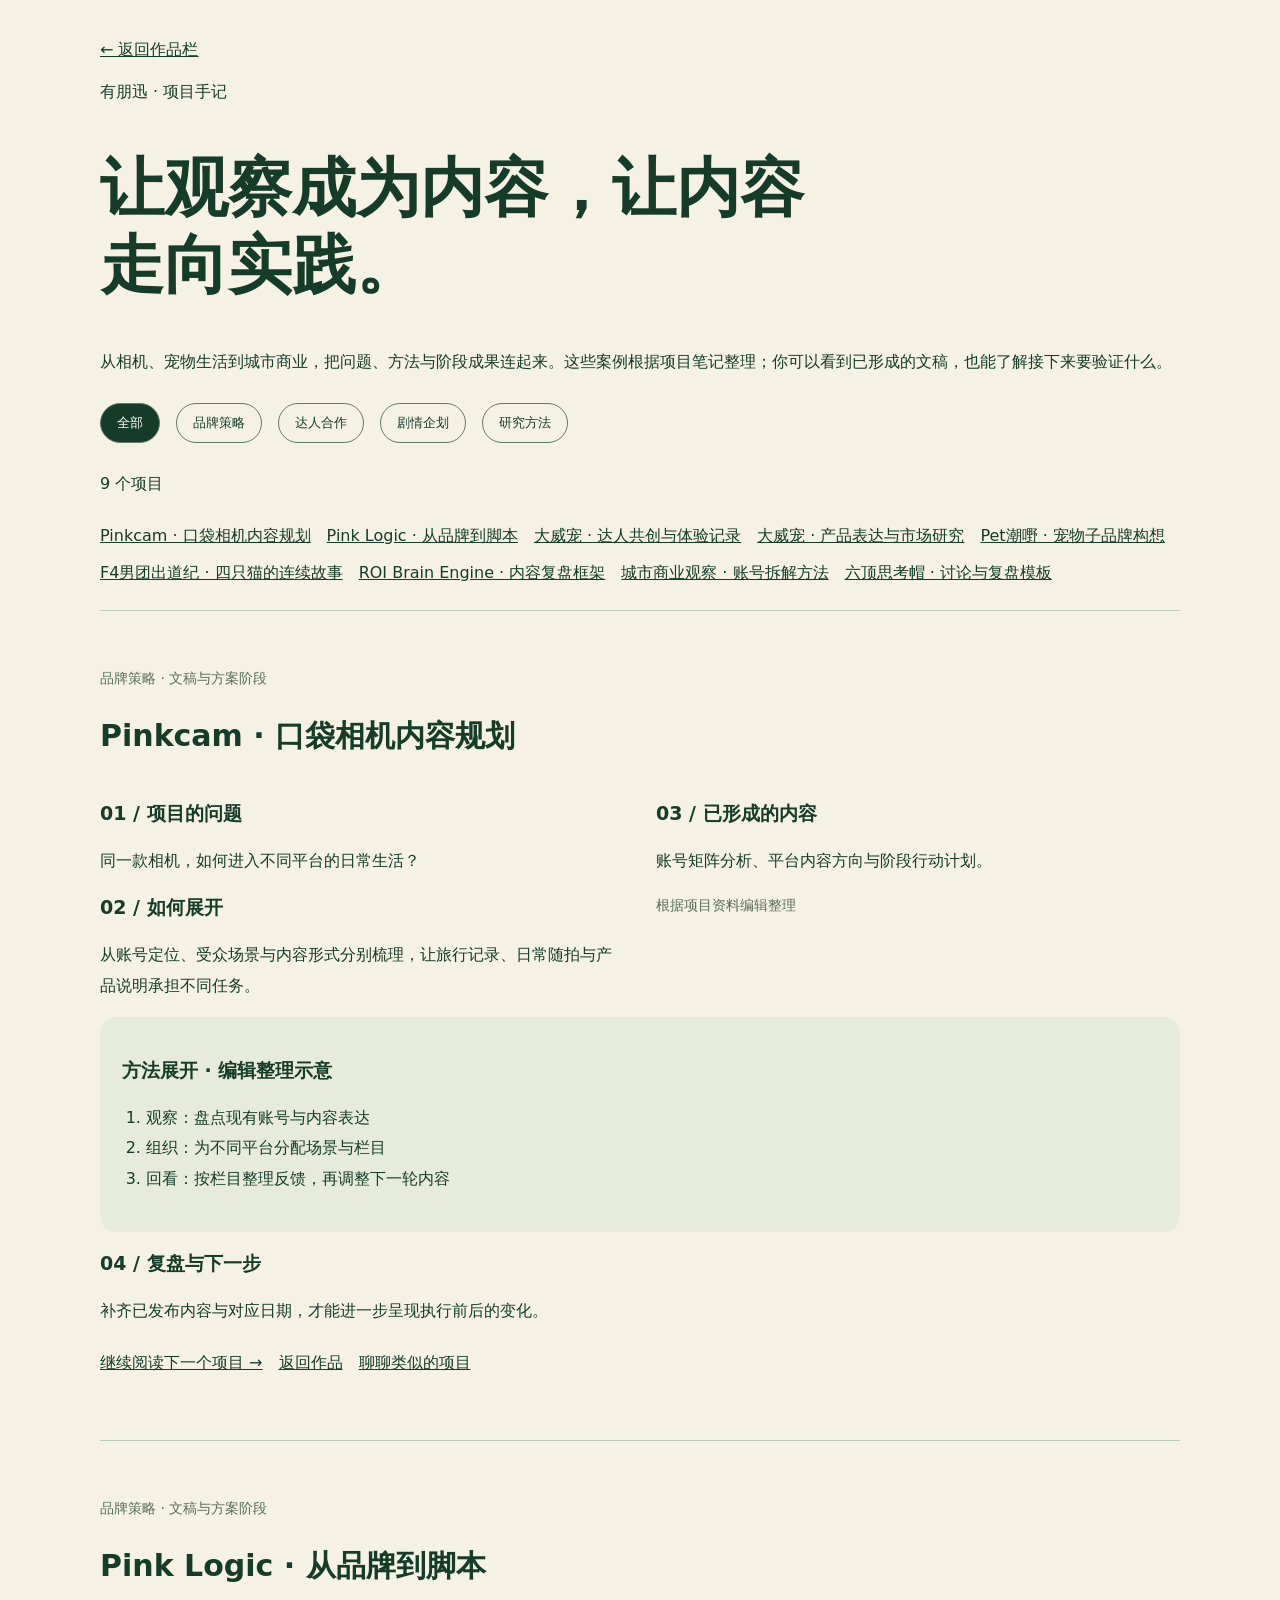
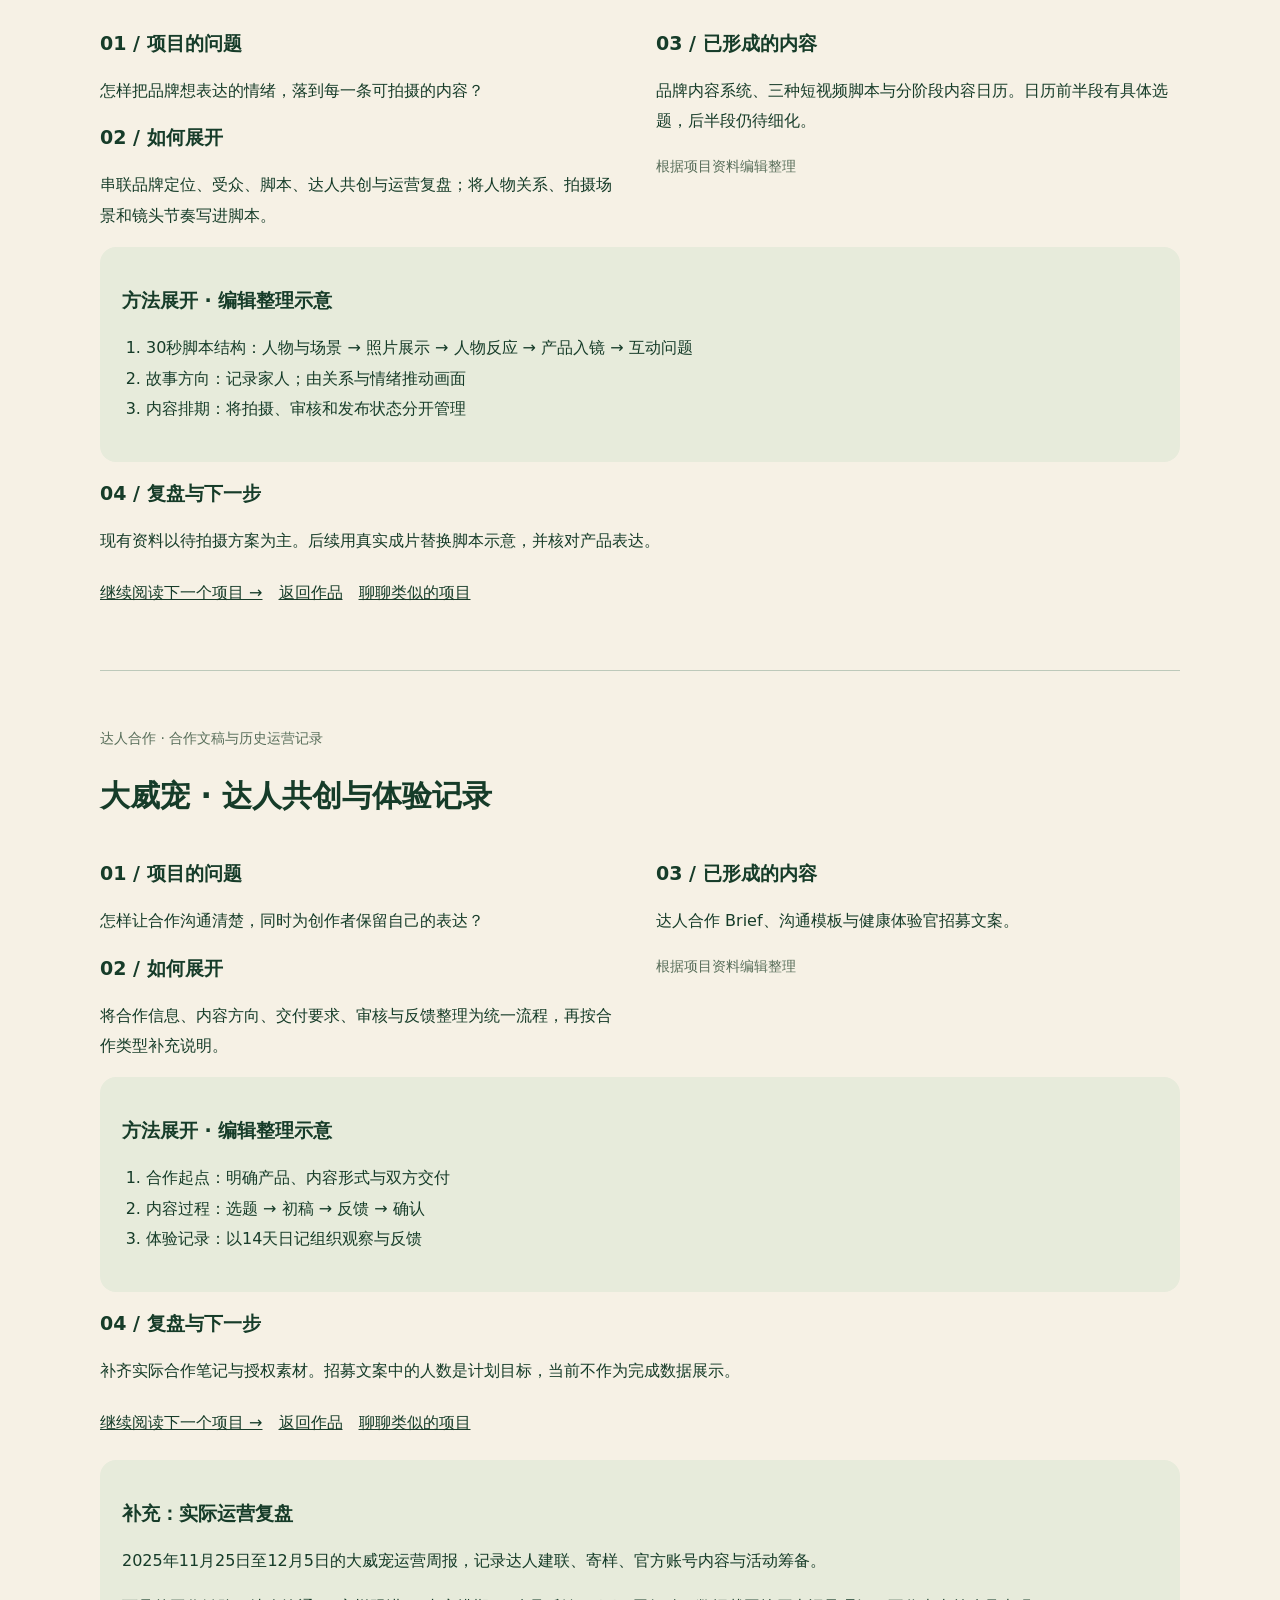
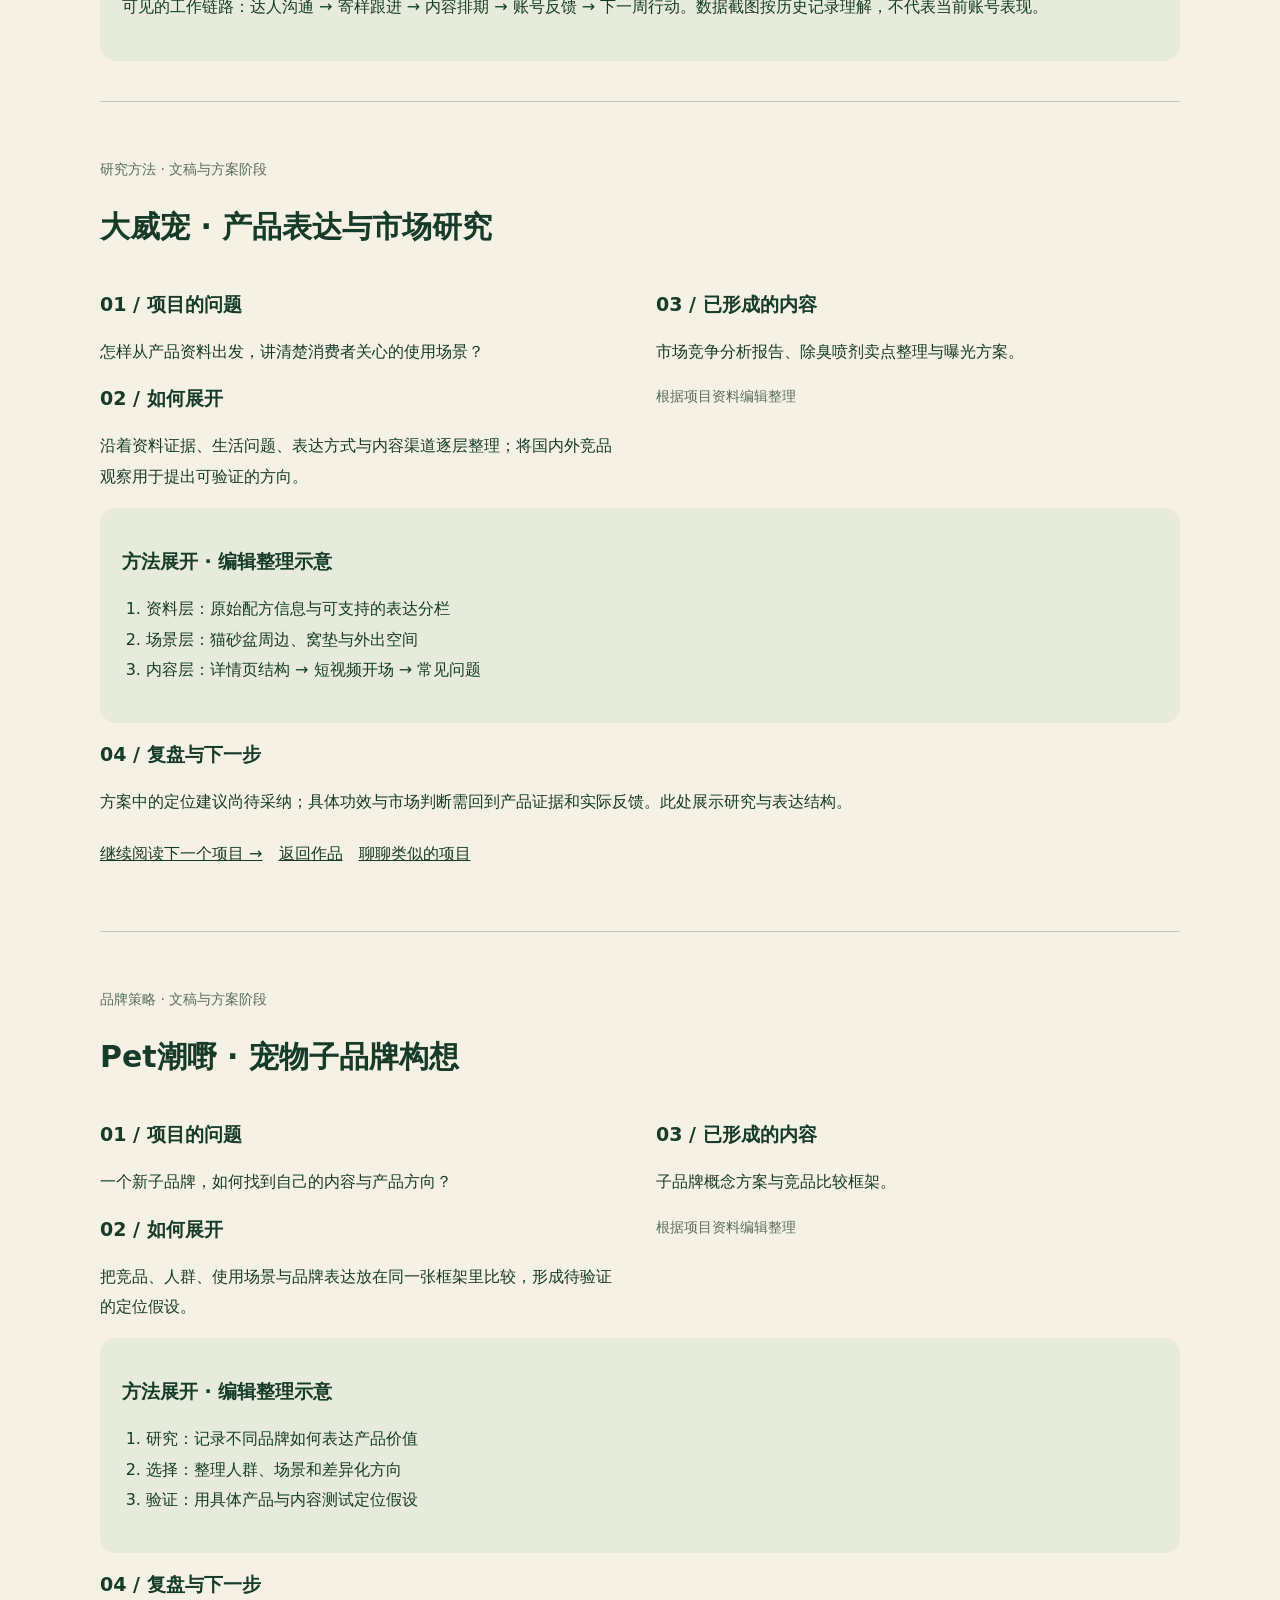
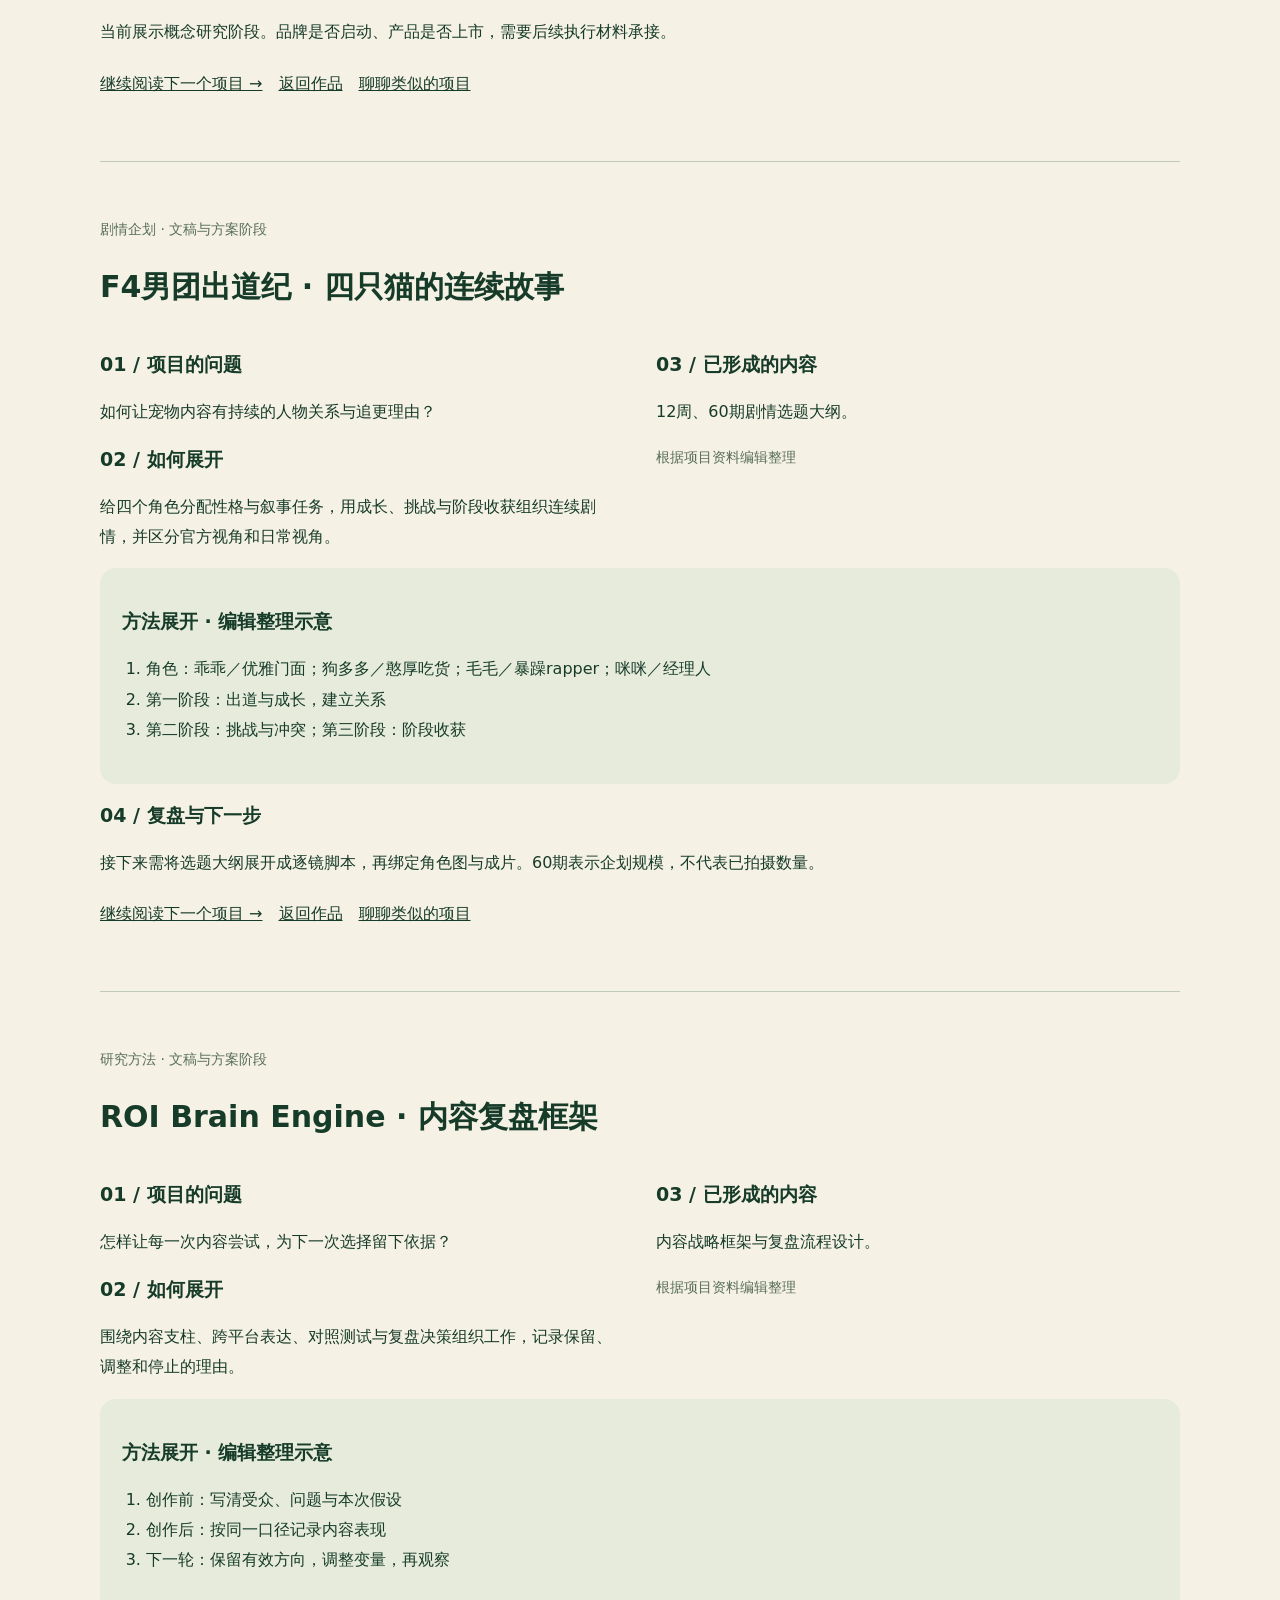
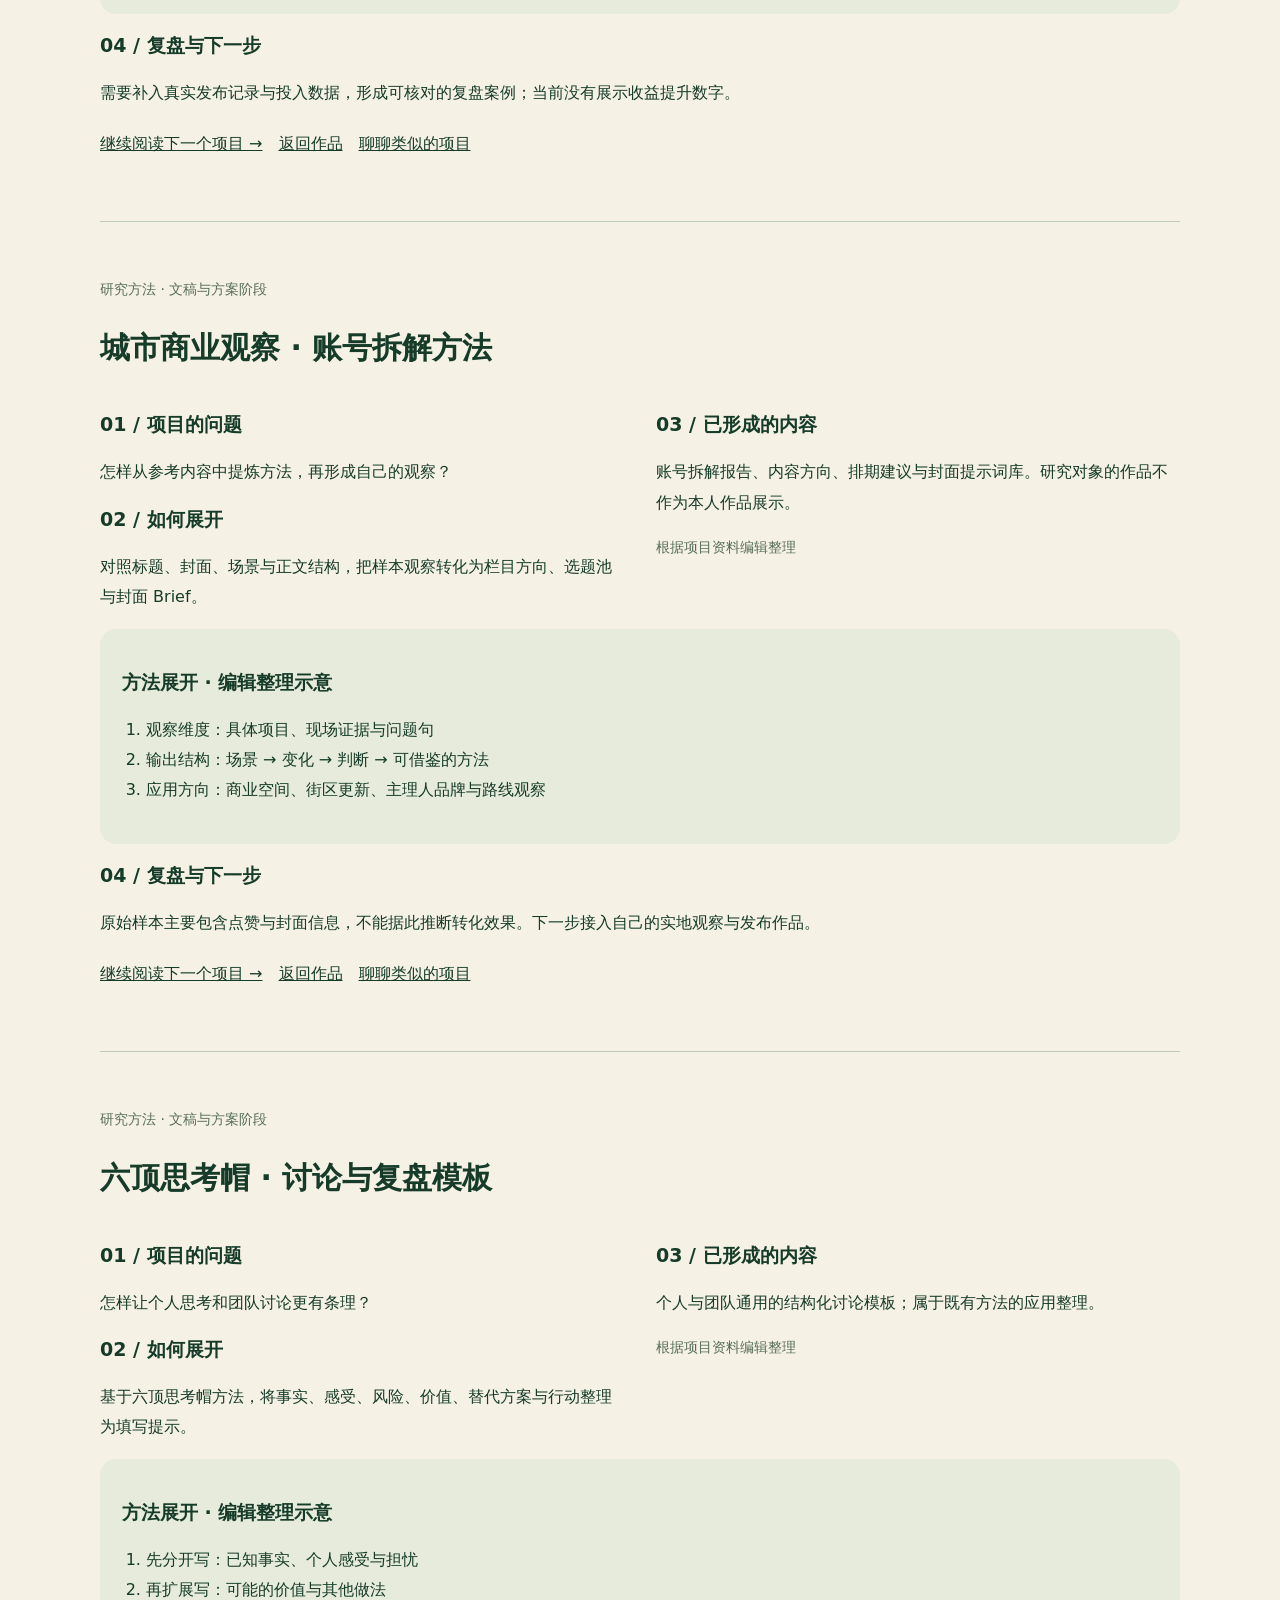
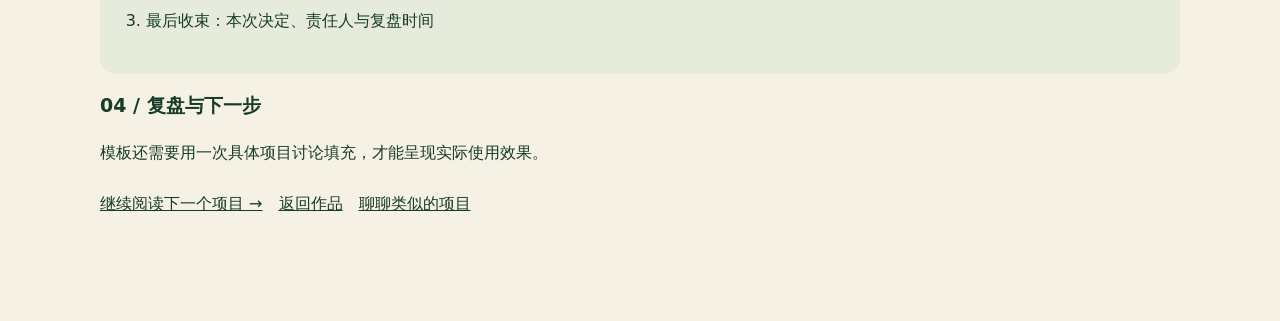
<file: notion-projects.html>
<!doctype html><html lang="zh-CN"><head><meta charset="utf-8"><meta name="viewport" content="width=device-width,initial-scale=1"><title>品牌、故事与内容研究 · 有朋迅</title><style>body{margin:0;background:#f6f1e5;color:#163c29;font-family:system-ui,sans-serif}main{max-width:1080px;margin:auto;padding:40px 24px}a{color:inherit}h1{font-size:clamp(34px,6vw,64px);max-width:16ch;line-height:1.2}p,li{line-height:1.9}nav{display:flex;flex-wrap:wrap;gap:16px;margin:26px 0}article{border-top:1px solid #bdc9ba;padding:40px 0;scroll-margin-top:20px}h2{font-size:30px}h3{font-size:19px}.stage{color:#586e5a;font-size:14px}.sample{padding:22px;background:#e7ebdb;border-radius:16px}.sample ol{padding-left:24px}.columns{display:grid;grid-template-columns:1fr 1fr;gap:32px}button{padding:10px 16px;border:1px solid #647a64;border-radius:24px;background:transparent;color:inherit;cursor:pointer}button[aria-pressed=true]{background:#163c29;color:white}a:focus-visible,button:focus-visible{outline:3px solid #a5b82d;outline-offset:4px}[hidden]{display:none!important}@media(max-width:650px){.columns{grid-template-columns:1fr;gap:0}}</style></head><body><main><a href="index.html#notion-projects">← 返回作品栏</a><p>有朋迅 · 项目手记</p><h1>让观察成为内容，让内容走向实践。</h1><p>从相机、宠物生活到城市商业，把问题、方法与阶段成果连起来。这些案例根据项目笔记整理；你可以看到已形成的文稿，也能了解接下来要验证什么。</p><nav aria-label="项目分类"><button type="button" data-filter="全部" aria-pressed="true">全部</button><button type="button" data-filter="品牌策略" aria-pressed="false">品牌策略</button><button type="button" data-filter="达人合作" aria-pressed="false">达人合作</button><button type="button" data-filter="剧情企划" aria-pressed="false">剧情企划</button><button type="button" data-filter="研究方法" aria-pressed="false">研究方法</button></nav><p id="count" role="status">9 个项目</p><nav aria-label="项目目录"><a href="#pocket">Pinkcam · 口袋相机内容规划</a><a href="#pink">Pink Logic · 从品牌到脚本</a><a href="#dawin-creators">大威宠 · 达人共创与体验记录</a><a href="#dawin-product">大威宠 · 产品表达与市场研究</a><a href="#pet">Pet潮嘢 · 宠物子品牌构想</a><a href="#f4">F4男团出道纪 · 四只猫的连续故事</a><a href="#roi">ROI Brain Engine · 内容复盘框架</a><a href="#benchmark">城市商业观察 · 账号拆解方法</a><a href="#hats">六顶思考帽 · 讨论与复盘模板</a></nav><article id="pocket" data-category="品牌策略"><p class="stage">品牌策略 · 文稿与方案阶段</p><h2>Pinkcam · 口袋相机内容规划</h2><div class="columns"><section><h3>01 / 项目的问题</h3><p>同一款相机，如何进入不同平台的日常生活？</p><h3>02 / 如何展开</h3><p>从账号定位、受众场景与内容形式分别梳理，让旅行记录、日常随拍与产品说明承担不同任务。</p></section><section><h3>03 / 已形成的内容</h3><p>账号矩阵分析、平台内容方向与阶段行动计划。</p><p class="stage">根据项目资料编辑整理</p></section></div><section class="sample"><h3>方法展开 · 编辑整理示意</h3><ol><li>观察：盘点现有账号与内容表达</li><li>组织：为不同平台分配场景与栏目</li><li>回看：按栏目整理反馈，再调整下一轮内容</li></ol></section><section><h3>04 / 复盘与下一步</h3><p>补齐已发布内容与对应日期，才能进一步呈现执行前后的变化。</p></section><nav><a href="#pink">继续阅读下一个项目 →</a><a href="index.html#notion-projects">返回作品</a><a href="index.html#contact">聊聊类似的项目</a></nav></article><article id="pink" data-category="品牌策略"><p class="stage">品牌策略 · 文稿与方案阶段</p><h2>Pink Logic · 从品牌到脚本</h2><div class="columns"><section><h3>01 / 项目的问题</h3><p>怎样把品牌想表达的情绪，落到每一条可拍摄的内容？</p><h3>02 / 如何展开</h3><p>串联品牌定位、受众、脚本、达人共创与运营复盘；将人物关系、拍摄场景和镜头节奏写进脚本。</p></section><section><h3>03 / 已形成的内容</h3><p>品牌内容系统、三种短视频脚本与分阶段内容日历。日历前半段有具体选题，后半段仍待细化。</p><p class="stage">根据项目资料编辑整理</p></section></div><section class="sample"><h3>方法展开 · 编辑整理示意</h3><ol><li>30秒脚本结构：人物与场景 → 照片展示 → 人物反应 → 产品入镜 → 互动问题</li><li>故事方向：记录家人；由关系与情绪推动画面</li><li>内容排期：将拍摄、审核和发布状态分开管理</li></ol></section><section><h3>04 / 复盘与下一步</h3><p>现有资料以待拍摄方案为主。后续用真实成片替换脚本示意，并核对产品表达。</p></section><nav><a href="#dawin-creators">继续阅读下一个项目 →</a><a href="index.html#notion-projects">返回作品</a><a href="index.html#contact">聊聊类似的项目</a></nav></article><article id="dawin-creators" data-category="达人合作"><p class="stage">达人合作 · 合作文稿与历史运营记录</p><h2>大威宠 · 达人共创与体验记录</h2><div class="columns"><section><h3>01 / 项目的问题</h3><p>怎样让合作沟通清楚，同时为创作者保留自己的表达？</p><h3>02 / 如何展开</h3><p>将合作信息、内容方向、交付要求、审核与反馈整理为统一流程，再按合作类型补充说明。</p></section><section><h3>03 / 已形成的内容</h3><p>达人合作 Brief、沟通模板与健康体验官招募文案。</p><p class="stage">根据项目资料编辑整理</p></section></div><section class="sample"><h3>方法展开 · 编辑整理示意</h3><ol><li>合作起点：明确产品、内容形式与双方交付</li><li>内容过程：选题 → 初稿 → 反馈 → 确认</li><li>体验记录：以14天日记组织观察与反馈</li></ol></section><section><h3>04 / 复盘与下一步</h3><p>补齐实际合作笔记与授权素材。招募文案中的人数是计划目标，当前不作为完成数据展示。</p></section><nav><a href="#dawin-product">继续阅读下一个项目 →</a><a href="index.html#notion-projects">返回作品</a><a href="index.html#contact">聊聊类似的项目</a></nav><section class="sample"><h3>补充：实际运营复盘</h3><p>2025年11月25日至12月5日的大威宠运营周报，记录达人建联、寄样、官方账号内容与活动筹备。</p><p>可见的工作链路：达人沟通 → 寄样跟进 → 内容排期 → 账号反馈 → 下一周行动。数据截图按历史记录理解，不代表当前账号表现。</p></section></article><article id="dawin-product" data-category="研究方法"><p class="stage">研究方法 · 文稿与方案阶段</p><h2>大威宠 · 产品表达与市场研究</h2><div class="columns"><section><h3>01 / 项目的问题</h3><p>怎样从产品资料出发，讲清楚消费者关心的使用场景？</p><h3>02 / 如何展开</h3><p>沿着资料证据、生活问题、表达方式与内容渠道逐层整理；将国内外竞品观察用于提出可验证的方向。</p></section><section><h3>03 / 已形成的内容</h3><p>市场竞争分析报告、除臭喷剂卖点整理与曝光方案。</p><p class="stage">根据项目资料编辑整理</p></section></div><section class="sample"><h3>方法展开 · 编辑整理示意</h3><ol><li>资料层：原始配方信息与可支持的表达分栏</li><li>场景层：猫砂盆周边、窝垫与外出空间</li><li>内容层：详情页结构 → 短视频开场 → 常见问题</li></ol></section><section><h3>04 / 复盘与下一步</h3><p>方案中的定位建议尚待采纳；具体功效与市场判断需回到产品证据和实际反馈。此处展示研究与表达结构。</p></section><nav><a href="#pet">继续阅读下一个项目 →</a><a href="index.html#notion-projects">返回作品</a><a href="index.html#contact">聊聊类似的项目</a></nav></article><article id="pet" data-category="品牌策略"><p class="stage">品牌策略 · 文稿与方案阶段</p><h2>Pet潮嘢 · 宠物子品牌构想</h2><div class="columns"><section><h3>01 / 项目的问题</h3><p>一个新子品牌，如何找到自己的内容与产品方向？</p><h3>02 / 如何展开</h3><p>把竞品、人群、使用场景与品牌表达放在同一张框架里比较，形成待验证的定位假设。</p></section><section><h3>03 / 已形成的内容</h3><p>子品牌概念方案与竞品比较框架。</p><p class="stage">根据项目资料编辑整理</p></section></div><section class="sample"><h3>方法展开 · 编辑整理示意</h3><ol><li>研究：记录不同品牌如何表达产品价值</li><li>选择：整理人群、场景和差异化方向</li><li>验证：用具体产品与内容测试定位假设</li></ol></section><section><h3>04 / 复盘与下一步</h3><p>当前展示概念研究阶段。品牌是否启动、产品是否上市，需要后续执行材料承接。</p></section><nav><a href="#f4">继续阅读下一个项目 →</a><a href="index.html#notion-projects">返回作品</a><a href="index.html#contact">聊聊类似的项目</a></nav></article><article id="f4" data-category="剧情企划"><p class="stage">剧情企划 · 文稿与方案阶段</p><h2>F4男团出道纪 · 四只猫的连续故事</h2><div class="columns"><section><h3>01 / 项目的问题</h3><p>如何让宠物内容有持续的人物关系与追更理由？</p><h3>02 / 如何展开</h3><p>给四个角色分配性格与叙事任务，用成长、挑战与阶段收获组织连续剧情，并区分官方视角和日常视角。</p></section><section><h3>03 / 已形成的内容</h3><p>12周、60期剧情选题大纲。</p><p class="stage">根据项目资料编辑整理</p></section></div><section class="sample"><h3>方法展开 · 编辑整理示意</h3><ol><li>角色：乖乖／优雅门面；狗多多／憨厚吃货；毛毛／暴躁rapper；咪咪／经理人</li><li>第一阶段：出道与成长，建立关系</li><li>第二阶段：挑战与冲突；第三阶段：阶段收获</li></ol></section><section><h3>04 / 复盘与下一步</h3><p>接下来需将选题大纲展开成逐镜脚本，再绑定角色图与成片。60期表示企划规模，不代表已拍摄数量。</p></section><nav><a href="#roi">继续阅读下一个项目 →</a><a href="index.html#notion-projects">返回作品</a><a href="index.html#contact">聊聊类似的项目</a></nav></article><article id="roi" data-category="研究方法"><p class="stage">研究方法 · 文稿与方案阶段</p><h2>ROI Brain Engine · 内容复盘框架</h2><div class="columns"><section><h3>01 / 项目的问题</h3><p>怎样让每一次内容尝试，为下一次选择留下依据？</p><h3>02 / 如何展开</h3><p>围绕内容支柱、跨平台表达、对照测试与复盘决策组织工作，记录保留、调整和停止的理由。</p></section><section><h3>03 / 已形成的内容</h3><p>内容战略框架与复盘流程设计。</p><p class="stage">根据项目资料编辑整理</p></section></div><section class="sample"><h3>方法展开 · 编辑整理示意</h3><ol><li>创作前：写清受众、问题与本次假设</li><li>创作后：按同一口径记录内容表现</li><li>下一轮：保留有效方向，调整变量，再观察</li></ol></section><section><h3>04 / 复盘与下一步</h3><p>需要补入真实发布记录与投入数据，形成可核对的复盘案例；当前没有展示收益提升数字。</p></section><nav><a href="#benchmark">继续阅读下一个项目 →</a><a href="index.html#notion-projects">返回作品</a><a href="index.html#contact">聊聊类似的项目</a></nav></article><article id="benchmark" data-category="研究方法"><p class="stage">研究方法 · 文稿与方案阶段</p><h2>城市商业观察 · 账号拆解方法</h2><div class="columns"><section><h3>01 / 项目的问题</h3><p>怎样从参考内容中提炼方法，再形成自己的观察？</p><h3>02 / 如何展开</h3><p>对照标题、封面、场景与正文结构，把样本观察转化为栏目方向、选题池与封面 Brief。</p></section><section><h3>03 / 已形成的内容</h3><p>账号拆解报告、内容方向、排期建议与封面提示词库。研究对象的作品不作为本人作品展示。</p><p class="stage">根据项目资料编辑整理</p></section></div><section class="sample"><h3>方法展开 · 编辑整理示意</h3><ol><li>观察维度：具体项目、现场证据与问题句</li><li>输出结构：场景 → 变化 → 判断 → 可借鉴的方法</li><li>应用方向：商业空间、街区更新、主理人品牌与路线观察</li></ol></section><section><h3>04 / 复盘与下一步</h3><p>原始样本主要包含点赞与封面信息，不能据此推断转化效果。下一步接入自己的实地观察与发布作品。</p></section><nav><a href="#hats">继续阅读下一个项目 →</a><a href="index.html#notion-projects">返回作品</a><a href="index.html#contact">聊聊类似的项目</a></nav></article><article id="hats" data-category="研究方法"><p class="stage">研究方法 · 文稿与方案阶段</p><h2>六顶思考帽 · 讨论与复盘模板</h2><div class="columns"><section><h3>01 / 项目的问题</h3><p>怎样让个人思考和团队讨论更有条理？</p><h3>02 / 如何展开</h3><p>基于六顶思考帽方法，将事实、感受、风险、价值、替代方案与行动整理为填写提示。</p></section><section><h3>03 / 已形成的内容</h3><p>个人与团队通用的结构化讨论模板；属于既有方法的应用整理。</p><p class="stage">根据项目资料编辑整理</p></section></div><section class="sample"><h3>方法展开 · 编辑整理示意</h3><ol><li>先分开写：已知事实、个人感受与担忧</li><li>再扩展写：可能的价值与其他做法</li><li>最后收束：本次决定、责任人与复盘时间</li></ol></section><section><h3>04 / 复盘与下一步</h3><p>模板还需要用一次具体项目讨论填充，才能呈现实际使用效果。</p></section><nav><a href="#pocket">继续阅读下一个项目 →</a><a href="index.html#notion-projects">返回作品</a><a href="index.html#contact">聊聊类似的项目</a></nav></article><script>const bs=[...document.querySelectorAll('[data-filter]')],arts=[...document.querySelectorAll('article')];function filter(v){bs.forEach(b=>b.setAttribute('aria-pressed',b.dataset.filter===v));arts.forEach(a=>a.hidden=v!=='全部'&&a.dataset.category!==v);document.getElementById('count').textContent=arts.filter(a=>!a.hidden).length+' 个项目'}bs.forEach(b=>b.addEventListener('click',()=>filter(b.dataset.filter)));function reveal(){const a=document.getElementById(location.hash.slice(1));if(a&&a.hidden){filter('全部');a.scrollIntoView()}}window.addEventListener('hashchange',reveal);document.querySelectorAll('a[href^="#"]').forEach(a=>a.addEventListener('click',()=>filter('全部')));reveal();</script></main></body></html>
</file>
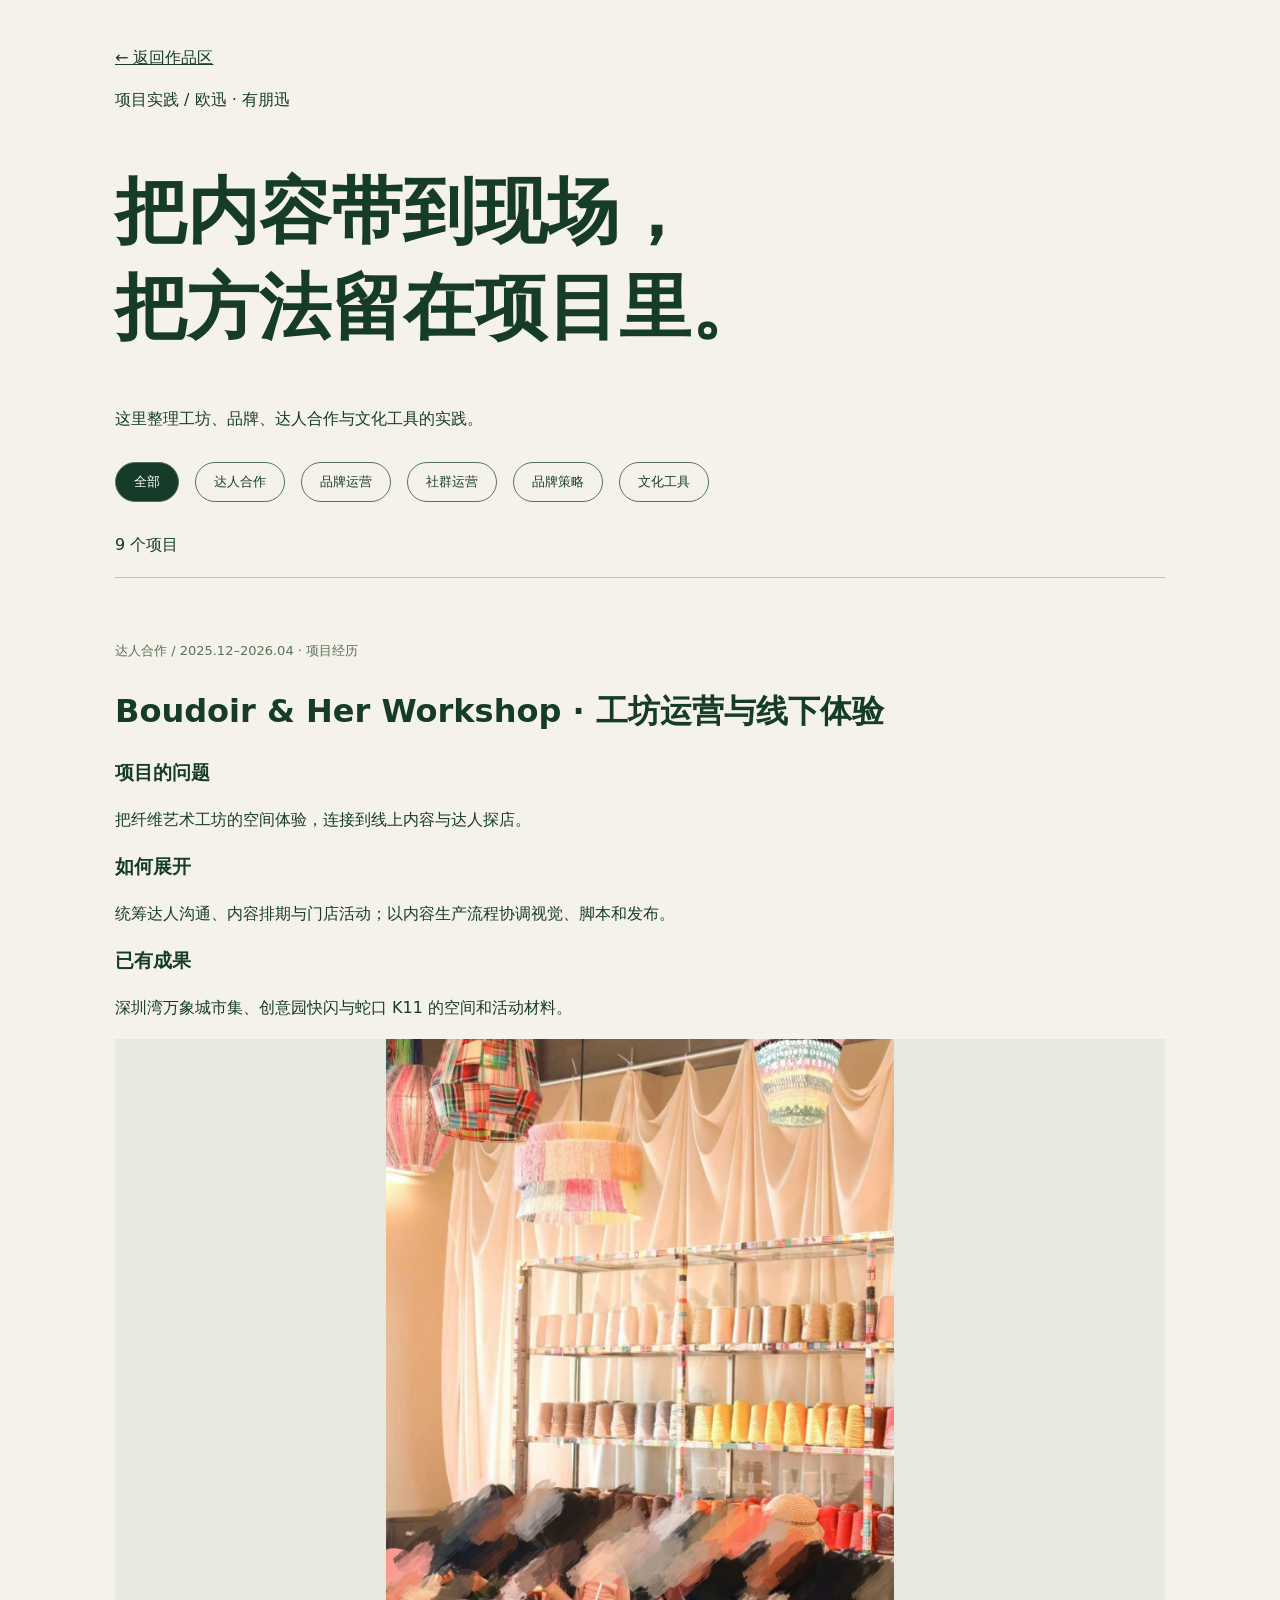
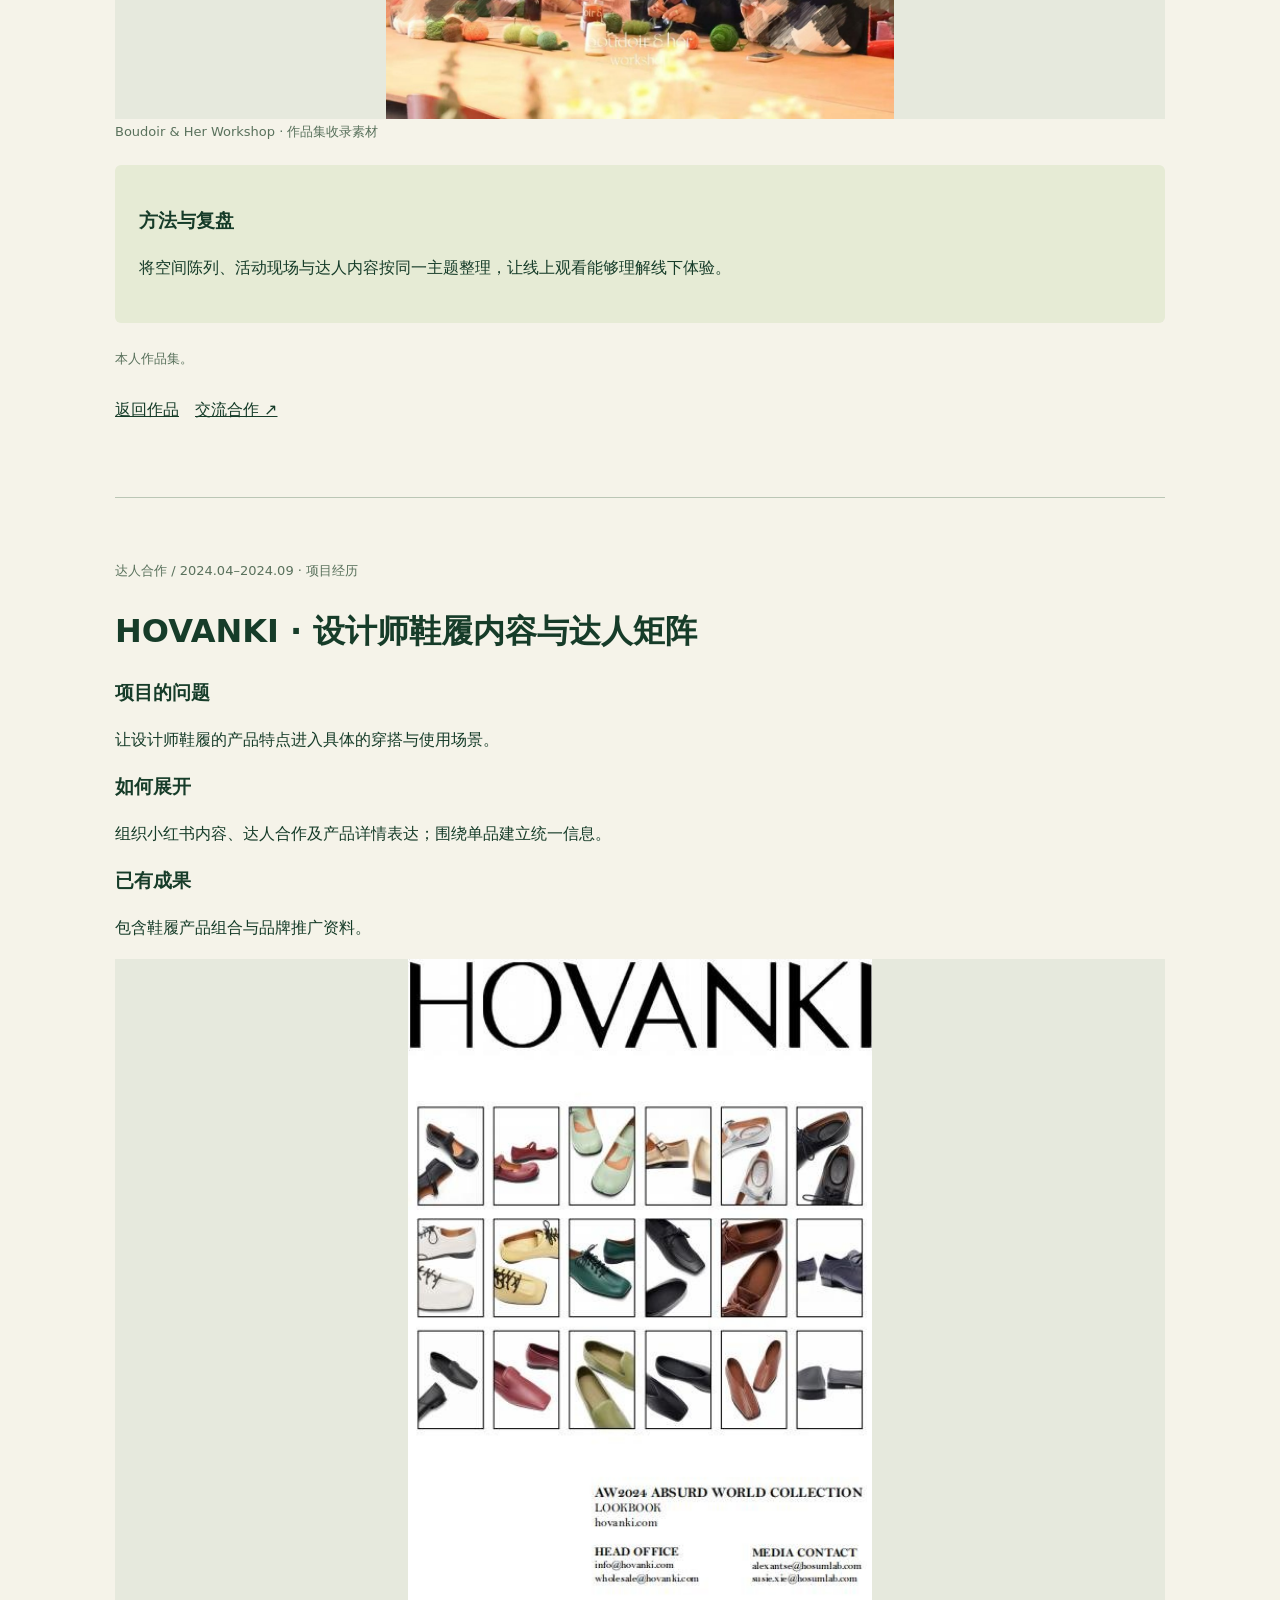
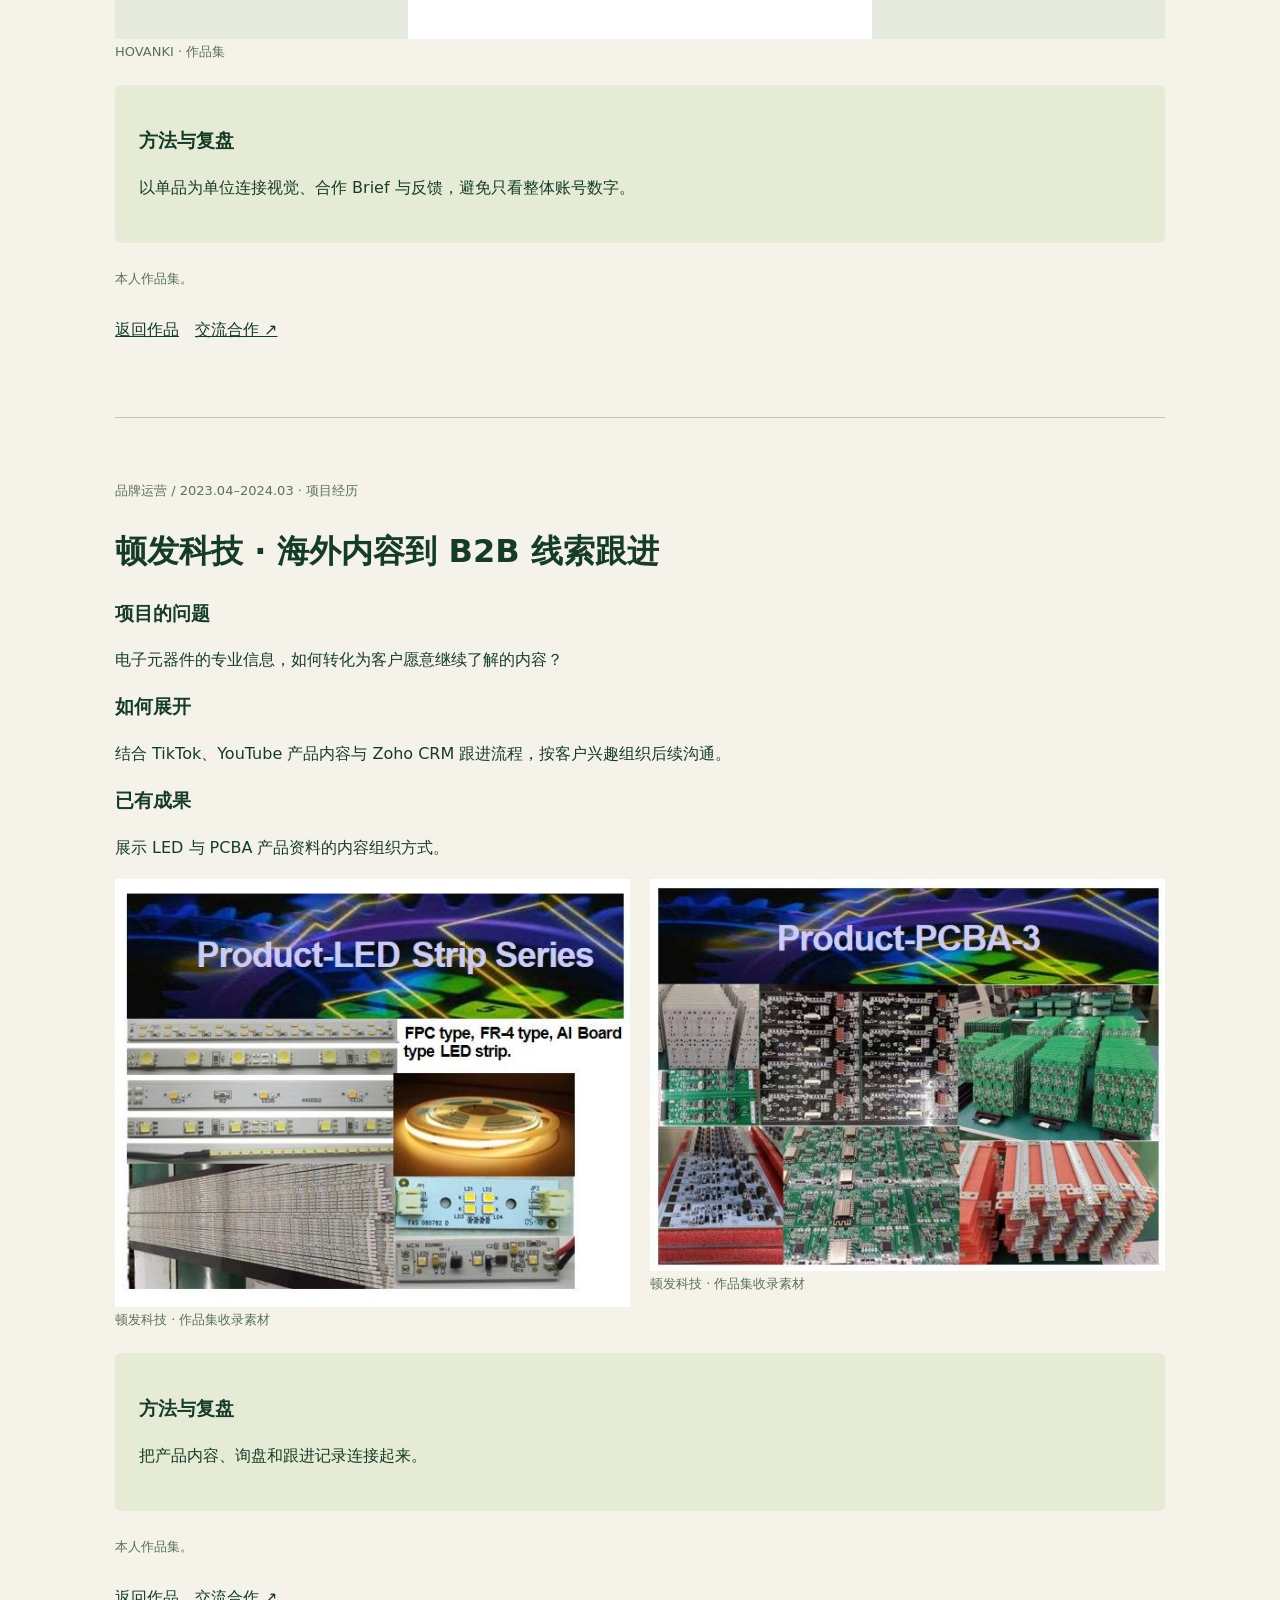
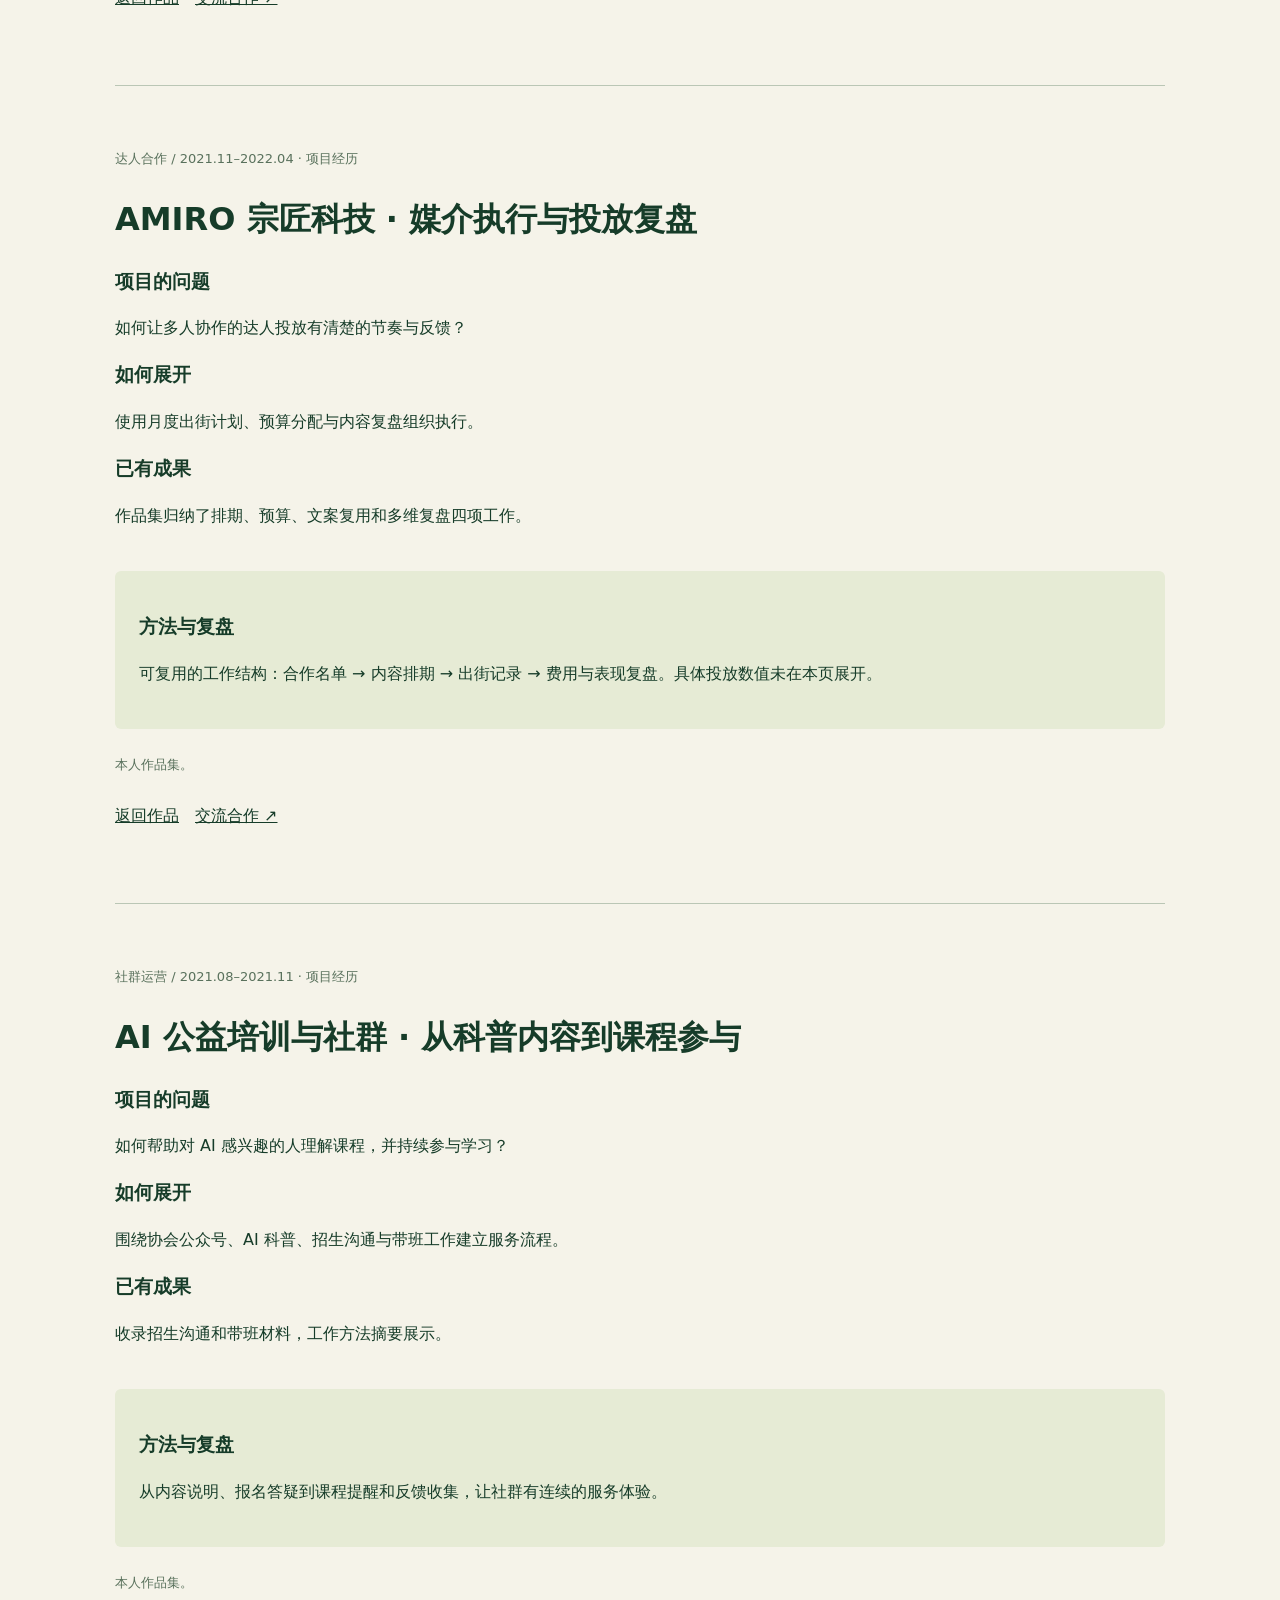
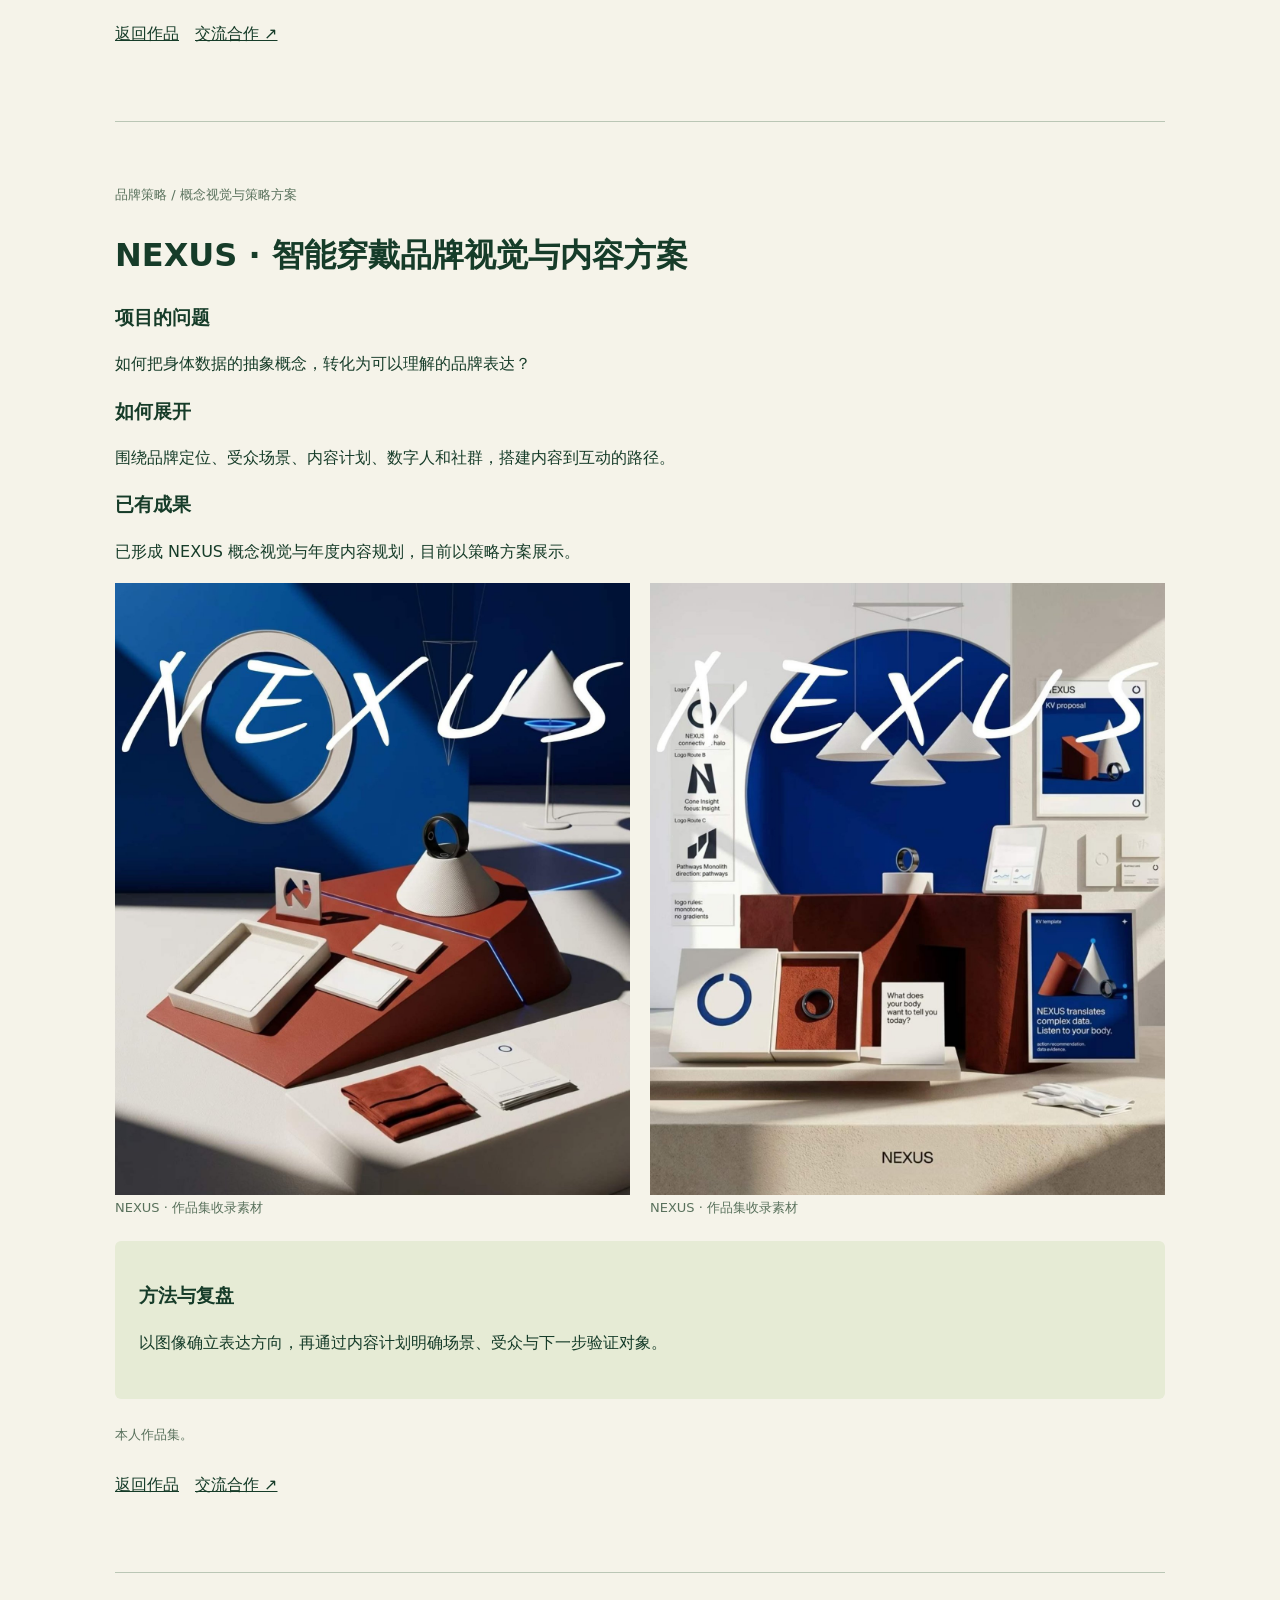
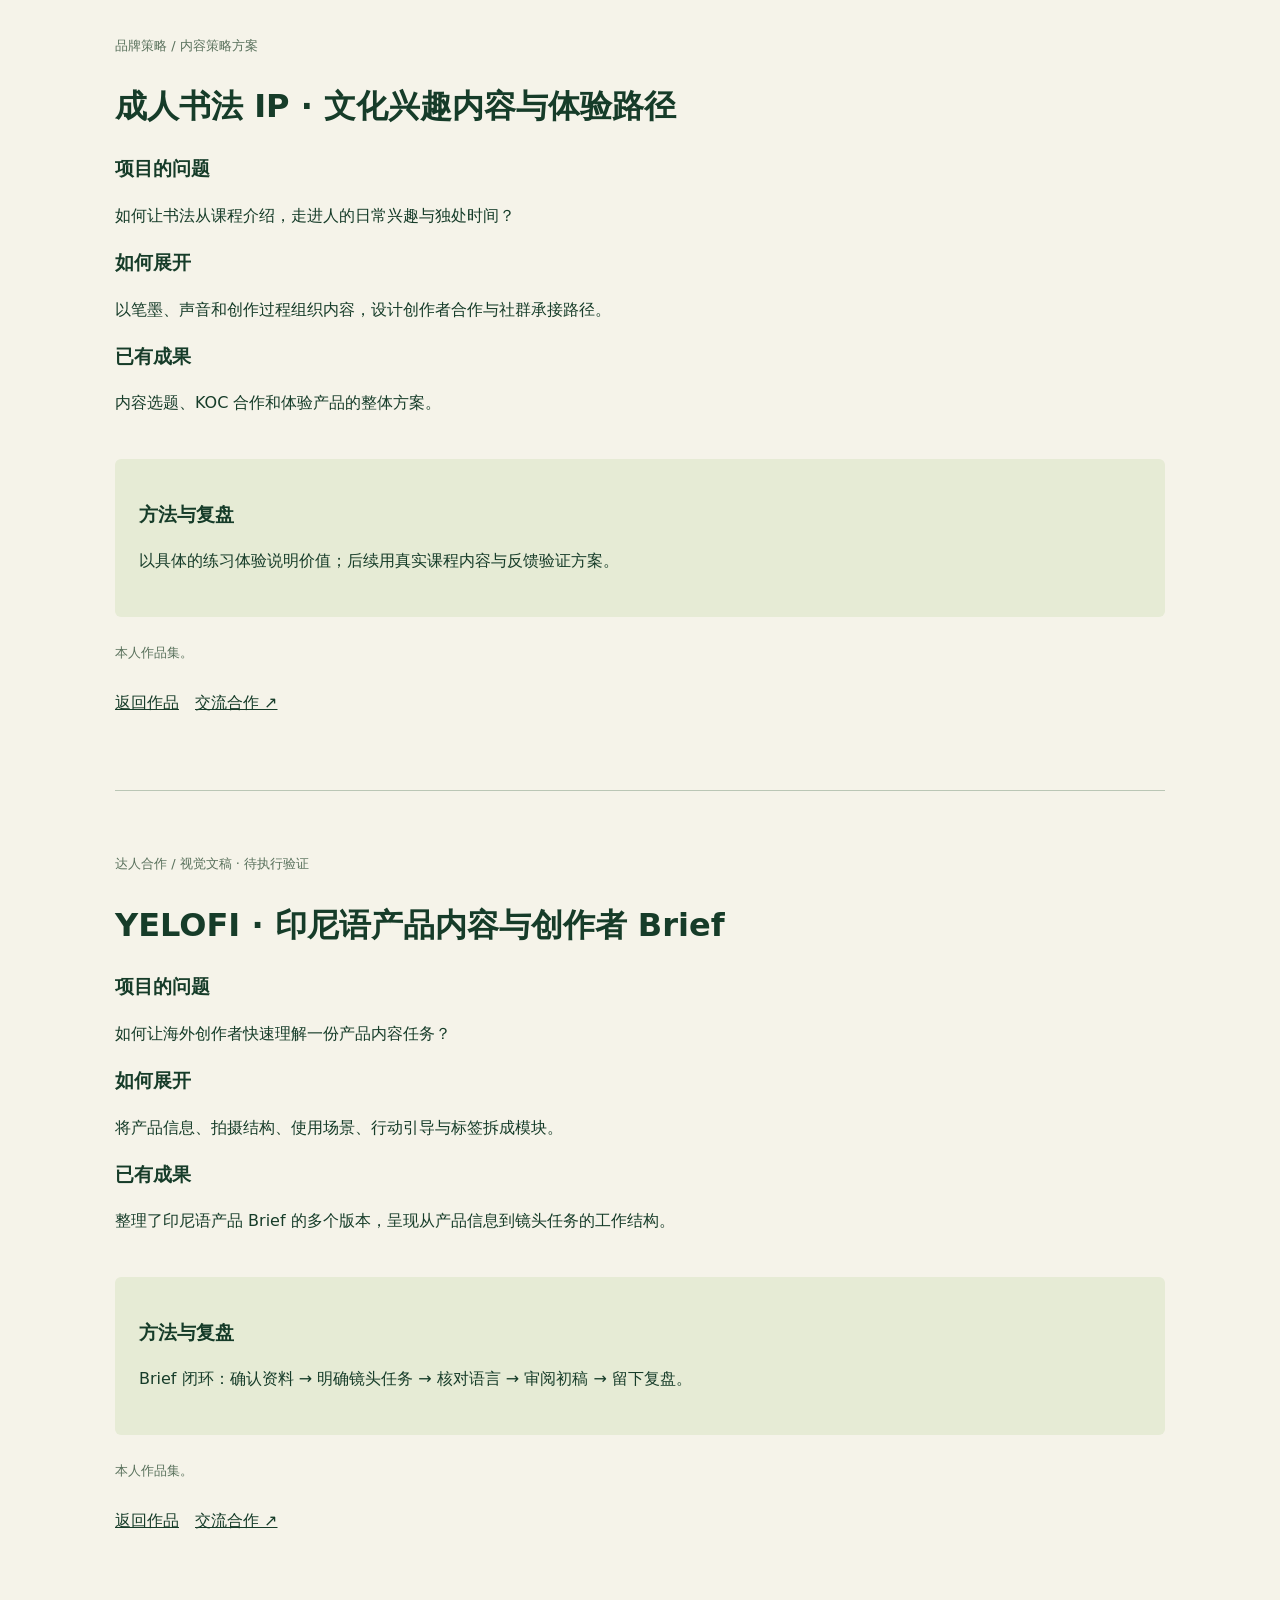
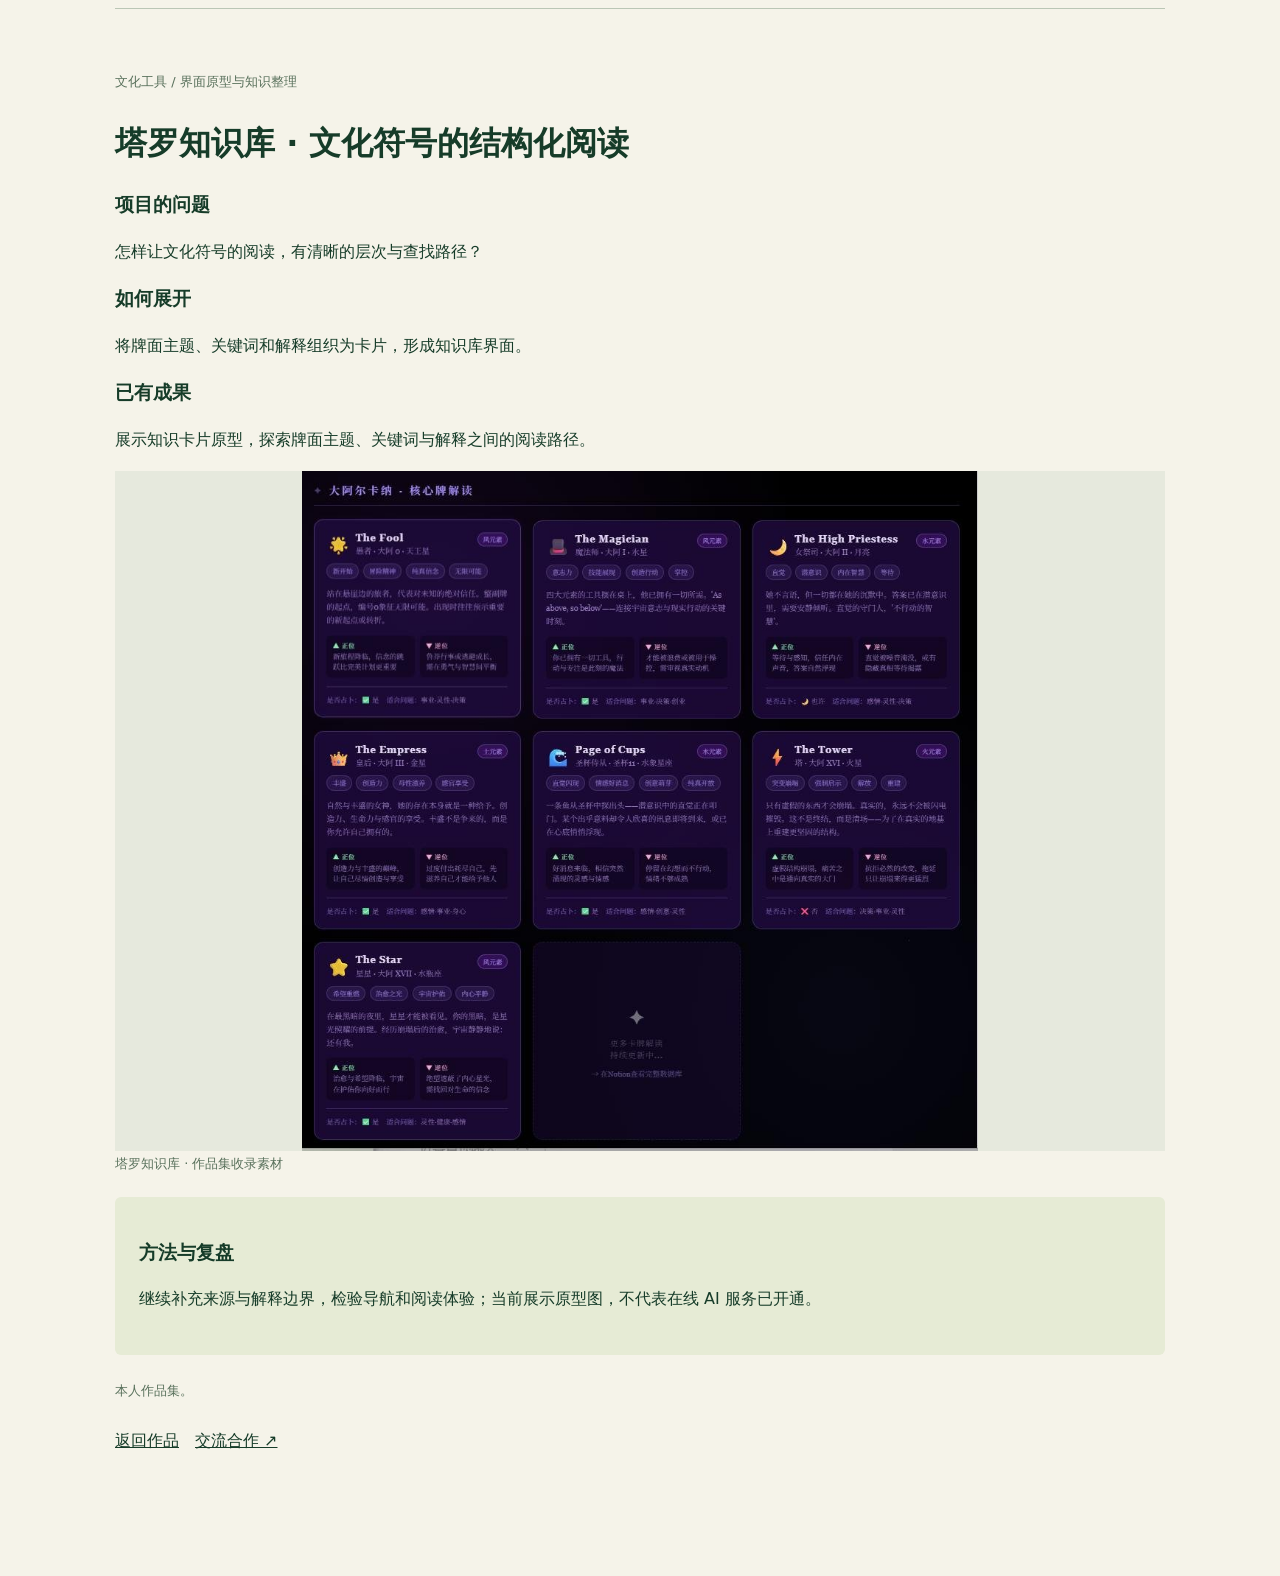
<file: portfolio-projects.html>
<!doctype html><html lang="zh-CN"><head><meta charset="utf-8"><meta name="viewport" content="width=device-width,initial-scale=1"><title>项目实践 · 有朋迅</title><style>body{margin:0;background:#f5f3e9;color:#163c29;font-family:system-ui}main{max-width:1050px;margin:auto;padding:48px 24px}h1{font-size:clamp(36px,6vw,72px)}h2{font-size:32px}p,li{line-height:1.9}nav{display:flex;gap:16px;flex-wrap:wrap;margin:28px 0}a{color:inherit}article{border-top:1px solid #bac6b5;padding:48px 0;scroll-margin-top:20px}.gallery{display:grid;grid-template-columns:repeat(auto-fit,minmax(250px,1fr));gap:20px}figure{margin:0}img{width:100%;max-height:680px;object-fit:contain;background:#e6e9dd}figcaption,.stage{font-size:13px;color:#59715c}.method{background:#e6ebd5;padding:24px;margin:24px 0;border-radius:6px}button{padding:10px 18px;background:transparent;border:1px solid #53745b;border-radius:24px;color:inherit}button[aria-pressed=true]{background:#163c29;color:white}[hidden]{display:none!important}</style></head><body><main><a href="index.html#portfolio-projects">← 返回作品区</a><p>项目实践 / 欧迅 · 有朋迅</p><h1>把内容带到现场，<br>把方法留在项目里。</h1><p>这里整理工坊、品牌、达人合作与文化工具的实践。</p><nav aria-label="项目分类"><button data-filter="全部" aria-pressed="true">全部</button><button data-filter="达人合作" aria-pressed="false">达人合作</button><button data-filter="品牌运营" aria-pressed="false">品牌运营</button><button data-filter="社群运营" aria-pressed="false">社群运营</button><button data-filter="品牌策略" aria-pressed="false">品牌策略</button><button data-filter="文化工具" aria-pressed="false">文化工具</button></nav><p id="result" role="status">9 个项目</p><article id="boudoir" data-category="达人合作"><p class="stage">达人合作 / 2025.12–2026.04 · 项目经历</p><h2>Boudoir & Her Workshop · 工坊运营与线下体验</h2><h3>项目的问题</h3><p>把纤维艺术工坊的空间体验，连接到线上内容与达人探店。</p><h3>如何展开</h3><p>统筹达人沟通、内容排期与门店活动；以内容生产流程协调视觉、脚本和发布。</p><h3>已有成果</h3><p>深圳湾万象城市集、创意园快闪与蛇口 K11 的空间和活动材料。</p><div class="gallery"><figure><a href="assets/portfolio/s6-image18.png.jpg" target="_blank" rel="noopener"><img loading="lazy" src="assets/portfolio/s6-image18.png.jpg" alt="Boudoir & Her Workshop作品集素材"></a><figcaption>Boudoir & Her Workshop · 作品集收录素材</figcaption></figure></div><div class="method"><h3>方法与复盘</h3><p>将空间陈列、活动现场与达人内容按同一主题整理，让线上观看能够理解线下体验。</p></div><p class="stage">本人作品集。</p><nav><a href="index.html#portfolio-projects">返回作品</a><a href="index.html#contact">交流合作 ↗</a></nav></article><article id="hovanki" data-category="达人合作"><p class="stage">达人合作 / 2024.04–2024.09 · 项目经历</p><h2>HOVANKI · 设计师鞋履内容与达人矩阵</h2><h3>项目的问题</h3><p>让设计师鞋履的产品特点进入具体的穿搭与使用场景。</p><h3>如何展开</h3><p>组织小红书内容、达人合作及产品详情表达；围绕单品建立统一信息。</p><h3>已有成果</h3><p>包含鞋履产品组合与品牌推广资料。</p><div class="gallery"><figure><a href="assets/portfolio/s7-image20.png.jpg" target="_blank" rel="noopener"><img loading="lazy" src="assets/portfolio/s7-image20.png.jpg" alt="HOVANKI作品集素材"></a><figcaption>HOVANKI · 作品集</figcaption></figure></div><div class="method"><h3>方法与复盘</h3><p>以单品为单位连接视觉、合作 Brief 与反馈，避免只看整体账号数字。</p></div><p class="stage">本人作品集。</p><nav><a href="index.html#portfolio-projects">返回作品</a><a href="index.html#contact">交流合作 ↗</a></nav></article><article id="dunfa" data-category="品牌运营"><p class="stage">品牌运营 / 2023.04–2024.03 · 项目经历</p><h2>顿发科技 · 海外内容到 B2B 线索跟进</h2><h3>项目的问题</h3><p>电子元器件的专业信息，如何转化为客户愿意继续了解的内容？</p><h3>如何展开</h3><p>结合 TikTok、YouTube 产品内容与 Zoho CRM 跟进流程，按客户兴趣组织后续沟通。</p><h3>已有成果</h3><p>展示 LED 与 PCBA 产品资料的内容组织方式。</p><div class="gallery"><figure><a href="assets/portfolio/s10-image29.png.jpg" target="_blank" rel="noopener"><img loading="lazy" src="assets/portfolio/s10-image29.png.jpg" alt="顿发科技作品集素材"></a><figcaption>顿发科技 · 作品集收录素材</figcaption></figure><figure><a href="assets/portfolio/s10-image31.png.jpg" target="_blank" rel="noopener"><img loading="lazy" src="assets/portfolio/s10-image31.png.jpg" alt="顿发科技作品集素材"></a><figcaption>顿发科技 · 作品集收录素材</figcaption></figure></div><div class="method"><h3>方法与复盘</h3><p>把产品内容、询盘和跟进记录连接起来。</p></div><p class="stage">本人作品集。</p><nav><a href="index.html#portfolio-projects">返回作品</a><a href="index.html#contact">交流合作 ↗</a></nav></article><article id="amiro" data-category="达人合作"><p class="stage">达人合作 / 2021.11–2022.04 · 项目经历</p><h2>AMIRO 宗匠科技 · 媒介执行与投放复盘</h2><h3>项目的问题</h3><p>如何让多人协作的达人投放有清楚的节奏与反馈？</p><h3>如何展开</h3><p>使用月度出街计划、预算分配与内容复盘组织执行。</p><h3>已有成果</h3><p>作品集归纳了排期、预算、文案复用和多维复盘四项工作。</p><div class="gallery"></div><div class="method"><h3>方法与复盘</h3><p>可复用的工作结构：合作名单 → 内容排期 → 出街记录 → 费用与表现复盘。具体投放数值未在本页展开。</p></div><p class="stage">本人作品集。</p><nav><a href="index.html#portfolio-projects">返回作品</a><a href="index.html#contact">交流合作 ↗</a></nav></article><article id="ai-training" data-category="社群运营"><p class="stage">社群运营 / 2021.08–2021.11 · 项目经历</p><h2>AI 公益培训与社群 · 从科普内容到课程参与</h2><h3>项目的问题</h3><p>如何帮助对 AI 感兴趣的人理解课程，并持续参与学习？</p><h3>如何展开</h3><p>围绕协会公众号、AI 科普、招生沟通与带班工作建立服务流程。</p><h3>已有成果</h3><p>收录招生沟通和带班材料，工作方法摘要展示。</p><div class="gallery"></div><div class="method"><h3>方法与复盘</h3><p>从内容说明、报名答疑到课程提醒和反馈收集，让社群有连续的服务体验。</p></div><p class="stage">本人作品集。</p><nav><a href="index.html#portfolio-projects">返回作品</a><a href="index.html#contact">交流合作 ↗</a></nav></article><article id="nexus" data-category="品牌策略"><p class="stage">品牌策略 / 概念视觉与策略方案</p><h2>NEXUS · 智能穿戴品牌视觉与内容方案</h2><h3>项目的问题</h3><p>如何把身体数据的抽象概念，转化为可以理解的品牌表达？</p><h3>如何展开</h3><p>围绕品牌定位、受众场景、内容计划、数字人和社群，搭建内容到互动的路径。</p><h3>已有成果</h3><p>已形成 NEXUS 概念视觉与年度内容规划，目前以策略方案展示。</p><div class="gallery"><figure><a href="assets/portfolio/s2-image9.png.jpg" target="_blank" rel="noopener"><img loading="lazy" src="assets/portfolio/s2-image9.png.jpg" alt="NEXUS作品集素材"></a><figcaption>NEXUS · 作品集收录素材</figcaption></figure><figure><a href="assets/portfolio/s18-image61.png.jpg" target="_blank" rel="noopener"><img loading="lazy" src="assets/portfolio/s18-image61.png.jpg" alt="NEXUS作品集素材"></a><figcaption>NEXUS · 作品集收录素材</figcaption></figure></div><div class="method"><h3>方法与复盘</h3><p>以图像确立表达方向，再通过内容计划明确场景、受众与下一步验证对象。</p></div><p class="stage">本人作品集。</p><nav><a href="index.html#portfolio-projects">返回作品</a><a href="index.html#contact">交流合作 ↗</a></nav></article><article id="calligraphy" data-category="品牌策略"><p class="stage">品牌策略 / 内容策略方案</p><h2>成人书法 IP · 文化兴趣内容与体验路径</h2><h3>项目的问题</h3><p>如何让书法从课程介绍，走进人的日常兴趣与独处时间？</p><h3>如何展开</h3><p>以笔墨、声音和创作过程组织内容，设计创作者合作与社群承接路径。</p><h3>已有成果</h3><p>内容选题、KOC 合作和体验产品的整体方案。</p><div class="gallery"></div><div class="method"><h3>方法与复盘</h3><p>以具体的练习体验说明价值；后续用真实课程内容与反馈验证方案。</p></div><p class="stage">本人作品集。</p><nav><a href="index.html#portfolio-projects">返回作品</a><a href="index.html#contact">交流合作 ↗</a></nav></article><article id="yelofi" data-category="达人合作"><p class="stage">达人合作 / 视觉文稿 · 待执行验证</p><h2>YELOFI · 印尼语产品内容与创作者 Brief</h2><h3>项目的问题</h3><p>如何让海外创作者快速理解一份产品内容任务？</p><h3>如何展开</h3><p>将产品信息、拍摄结构、使用场景、行动引导与标签拆成模块。</p><h3>已有成果</h3><p>整理了印尼语产品 Brief 的多个版本，呈现从产品信息到镜头任务的工作结构。</p><div class="gallery"></div><div class="method"><h3>方法与复盘</h3><p>Brief 闭环：确认资料 → 明确镜头任务 → 核对语言 → 审阅初稿 → 留下复盘。</p></div><p class="stage">本人作品集。</p><nav><a href="index.html#portfolio-projects">返回作品</a><a href="index.html#contact">交流合作 ↗</a></nav></article><article id="tarot" data-category="文化工具"><p class="stage">文化工具 / 界面原型与知识整理</p><h2>塔罗知识库 · 文化符号的结构化阅读</h2><h3>项目的问题</h3><p>怎样让文化符号的阅读，有清晰的层次与查找路径？</p><h3>如何展开</h3><p>将牌面主题、关键词和解释组织为卡片，形成知识库界面。</p><h3>已有成果</h3><p>展示知识卡片原型，探索牌面主题、关键词与解释之间的阅读路径。</p><div class="gallery"><figure><a href="assets/portfolio/s37-image161.png.jpg" target="_blank" rel="noopener"><img loading="lazy" src="assets/portfolio/s37-image161.png.jpg" alt="塔罗知识库作品集素材"></a><figcaption>塔罗知识库 · 作品集收录素材</figcaption></figure></div><div class="method"><h3>方法与复盘</h3><p>继续补充来源与解释边界，检验导航和阅读体验；当前展示原型图，不代表在线 AI 服务已开通。</p></div><p class="stage">本人作品集。</p><nav><a href="index.html#portfolio-projects">返回作品</a><a href="index.html#contact">交流合作 ↗</a></nav></article><script>document.querySelectorAll('[data-filter]').forEach(b=>b.onclick=()=>{document.querySelectorAll('[data-filter]').forEach(x=>x.setAttribute('aria-pressed',x===b));let n=0;document.querySelectorAll('article').forEach(a=>{a.hidden=b.dataset.filter!=='全部'&&a.dataset.category!==b.dataset.filter;if(!a.hidden)n++});document.getElementById('result').textContent=n+' 个项目'});</script></main></body></html>
</file>
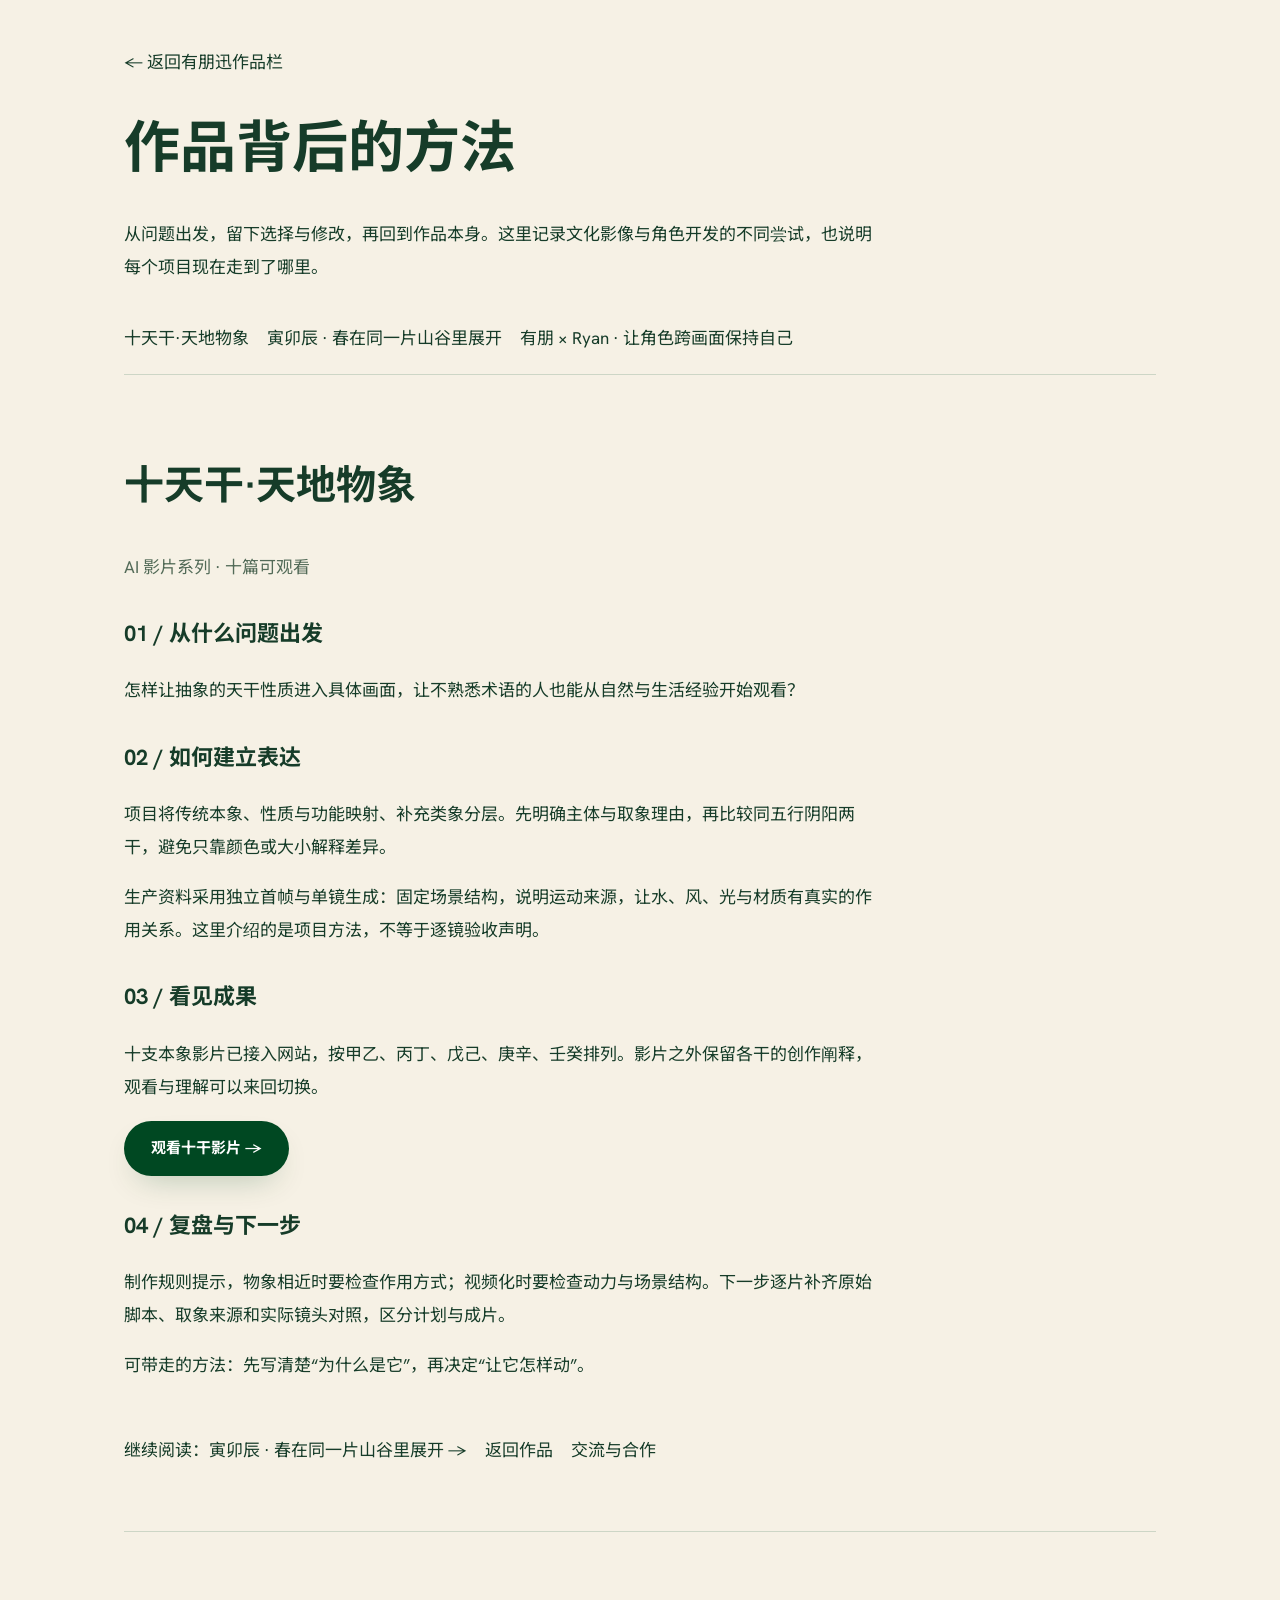
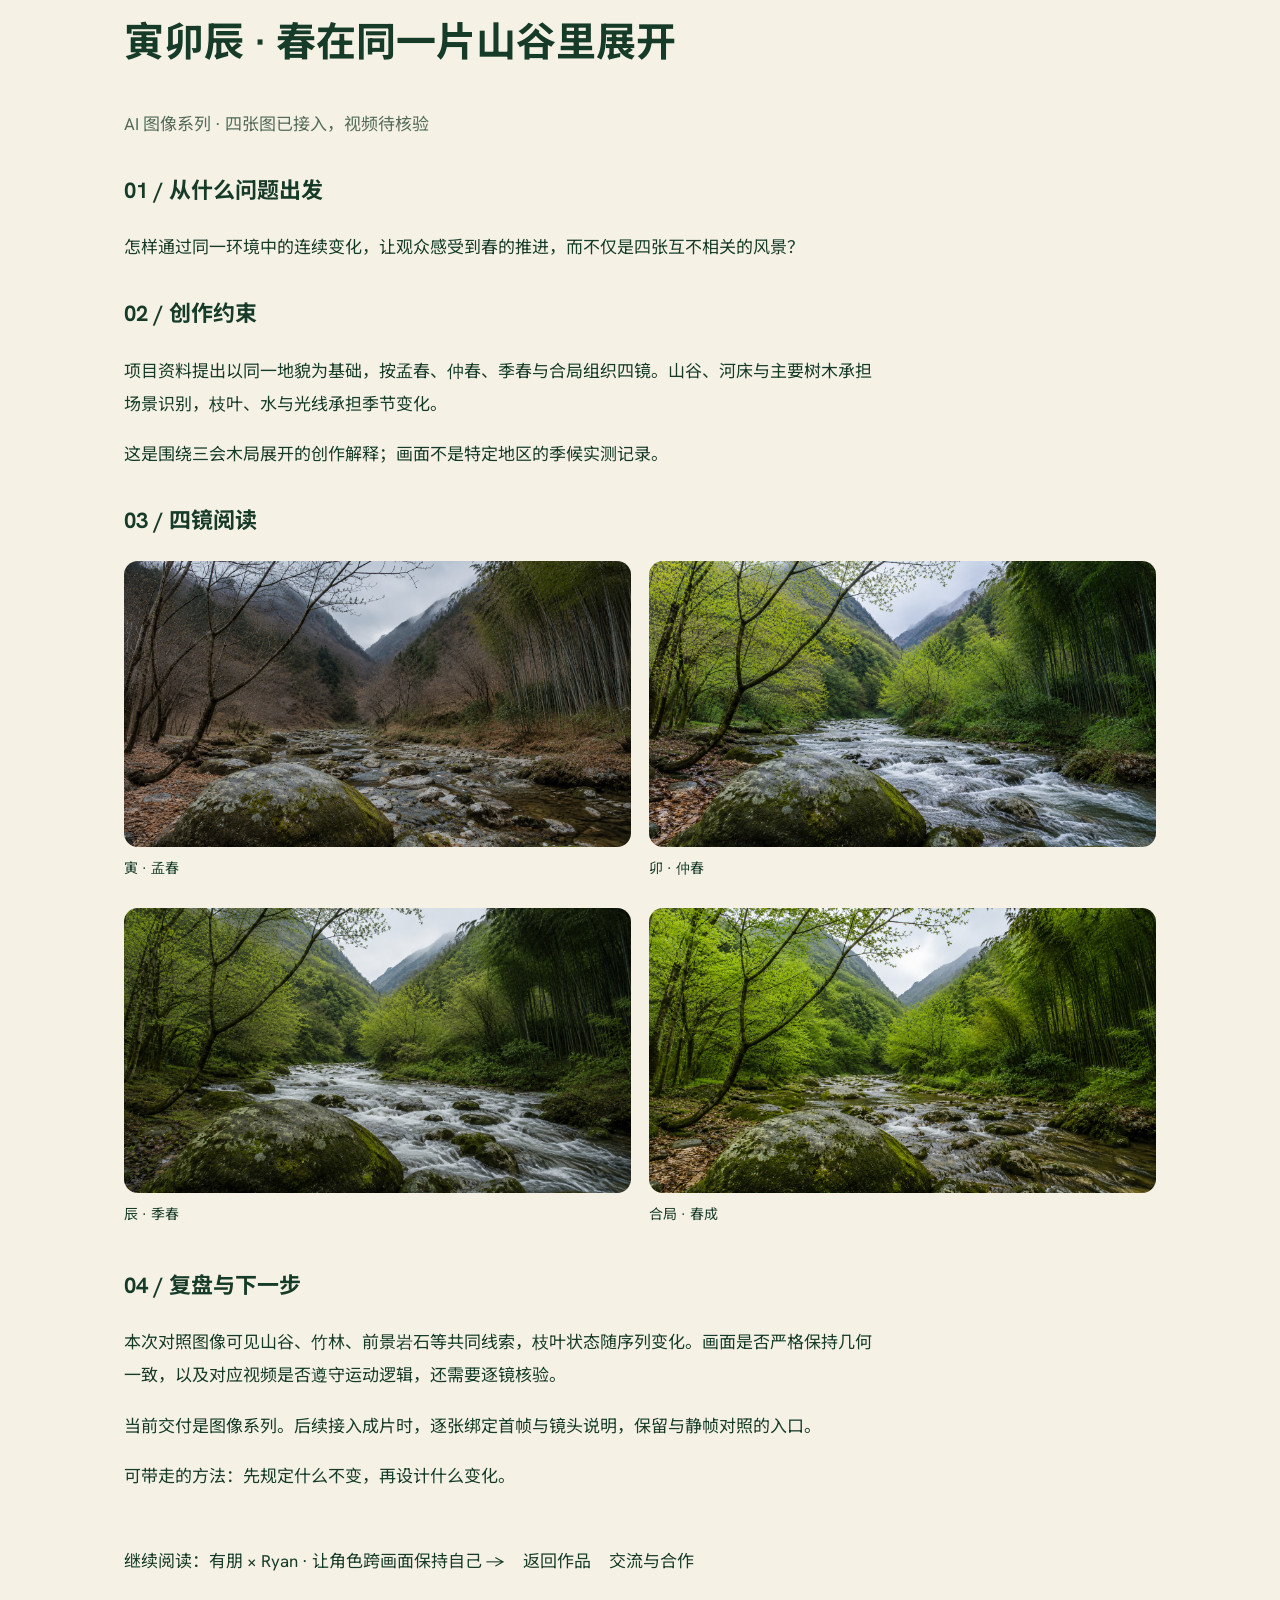
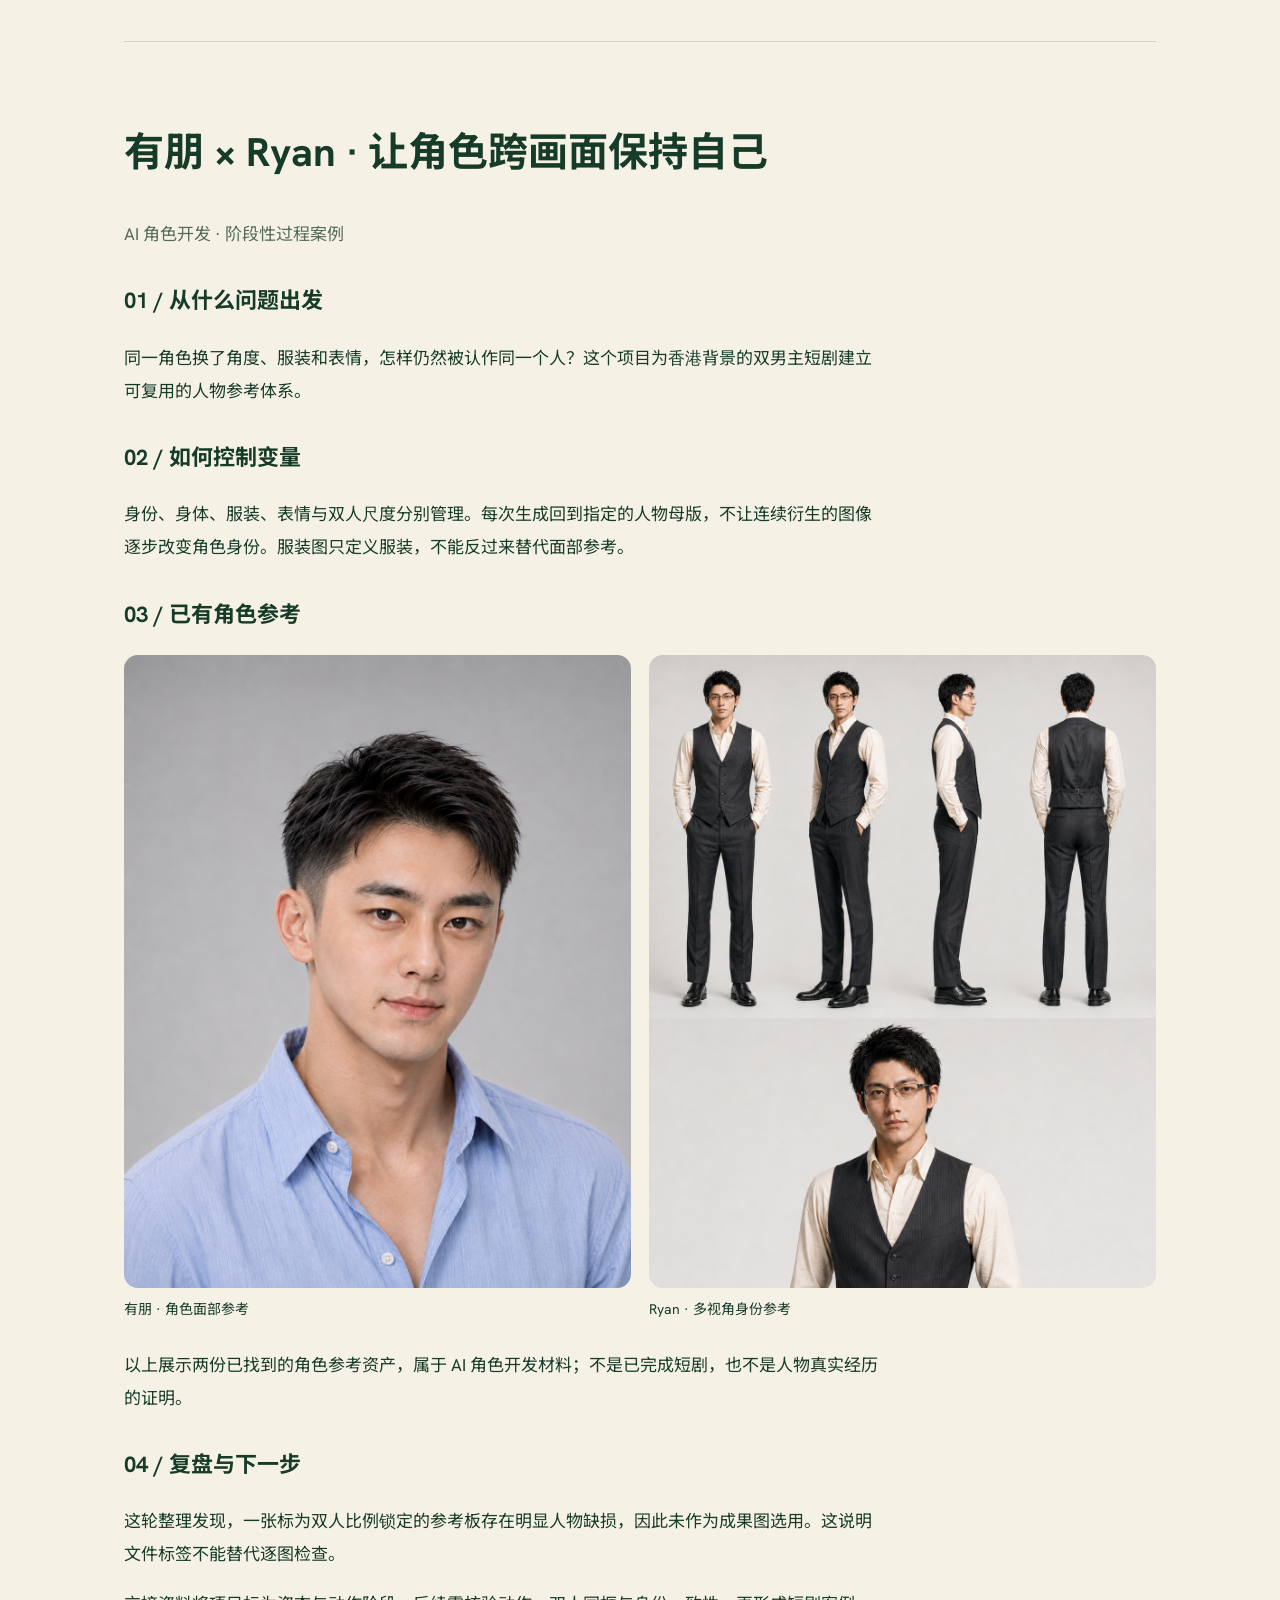
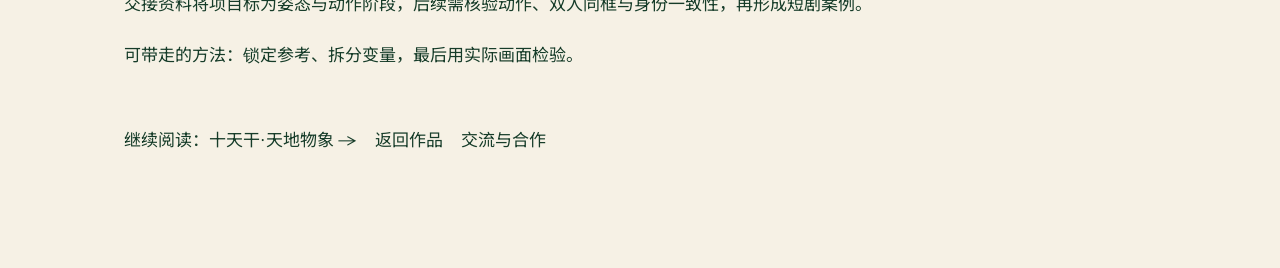
<file: project-cases.html>
<!doctype html><html lang="zh-CN"><head><meta charset="utf-8"><meta name="viewport" content="width=device-width,initial-scale=1"><title>作品背后的方法 · 有朋迅</title><link rel="stylesheet" href="fonts.css"><link rel="stylesheet" href="styles.css"><style>body{background:#f6f1e5;color:#163c29}main{max-width:1080px;margin:auto;padding:48px 24px}h1{font-size:clamp(32px,5vw,56px);line-height:1.2}h2{font-size:clamp(28px,4vw,40px)}h3{font-size:22px}p{line-height:1.95;max-width:76ch}nav{display:flex;gap:18px;flex-wrap:wrap;padding:22px 0}a{color:inherit}article{padding:44px 0;border-top:1px solid #cdd6c6;scroll-margin-top:20px}section{margin:32px 0}.case-gallery{display:grid;grid-template-columns:1fr 1fr;gap:18px}figure{margin:0}img{width:100%;height:auto;border-radius:14px}figcaption{padding:10px 0;font-size:14px}.status{color:#536b58}footer{padding:30px 0}@media(max-width:650px){.case-gallery{grid-template-columns:1fr}}</style></head><body><main><a href="index.html#project-cases">← 返回有朋迅作品栏</a><h1>作品背后的方法</h1><p>从问题出发，留下选择与修改，再回到作品本身。这里记录文化影像与角色开发的不同尝试，也说明每个项目现在走到了哪里。</p><nav aria-label="案例目录"><a href="#stems">十天干·天地物象</a><a href="#wood">寅卯辰 · 春在同一片山谷里展开</a><a href="#duo">有朋 × Ryan · 让角色跨画面保持自己</a></nav><article id="stems"><h2>十天干·天地物象</h2><p class="status">AI 影片系列 · 十篇可观看</p><section><h3>01 / 从什么问题出发</h3><p>怎样让抽象的天干性质进入具体画面，让不熟悉术语的人也能从自然与生活经验开始观看？</p></section><section><h3>02 / 如何建立表达</h3><p>项目将传统本象、性质与功能映射、补充类象分层。先明确主体与取象理由，再比较同五行阴阳两干，避免只靠颜色或大小解释差异。</p><p>生产资料采用独立首帧与单镜生成：固定场景结构，说明运动来源，让水、风、光与材质有真实的作用关系。这里介绍的是项目方法，不等于逐镜验收声明。</p></section><section><h3>03 / 看见成果</h3><p>十支本象影片已接入网站，按甲乙、丙丁、戊己、庚辛、壬癸排列。影片之外保留各干的创作阐释，观看与理解可以来回切换。</p><a class="btn btn-primary" href="index.html#jiamu-work">观看十干影片 →</a></section><section><h3>04 / 复盘与下一步</h3><p>制作规则提示，物象相近时要检查作用方式；视频化时要检查动力与场景结构。下一步逐片补齐原始脚本、取象来源和实际镜头对照，区分计划与成片。</p><p>可带走的方法：先写清楚“为什么是它”，再决定“让它怎样动”。</p></section><nav><a href="#wood">继续阅读：寅卯辰 · 春在同一片山谷里展开 →</a><a href="index.html#project-cases">返回作品</a><a href="index.html#contact">交流与合作</a></nav></article><article id="wood"><h2>寅卯辰 · 春在同一片山谷里展开</h2><p class="status">AI 图像系列 · 四张图已接入，视频待核验</p><section><h3>01 / 从什么问题出发</h3><p>怎样通过同一环境中的连续变化，让观众感受到春的推进，而不仅是四张互不相关的风景？</p></section><section><h3>02 / 创作约束</h3><p>项目资料提出以同一地貌为基础，按孟春、仲春、季春与合局组织四镜。山谷、河床与主要树木承担场景识别，枝叶、水与光线承担季节变化。</p><p>这是围绕三会木局展开的创作解释；画面不是特定地区的季候实测记录。</p></section><section><h3>03 / 四镜阅读</h3><div class="case-gallery"><figure><a href="assets/cases/wood-1.png" target="_blank" rel="noopener"><img loading="lazy" src="assets/cases/wood-1.png" alt="寅 · 孟春"></a><figcaption>寅 · 孟春</figcaption></figure><figure><a href="assets/cases/wood-2.png" target="_blank" rel="noopener"><img loading="lazy" src="assets/cases/wood-2.png" alt="卯 · 仲春"></a><figcaption>卯 · 仲春</figcaption></figure><figure><a href="assets/cases/wood-3.png" target="_blank" rel="noopener"><img loading="lazy" src="assets/cases/wood-3.png" alt="辰 · 季春"></a><figcaption>辰 · 季春</figcaption></figure><figure><a href="assets/cases/wood-4.png" target="_blank" rel="noopener"><img loading="lazy" src="assets/cases/wood-4.png" alt="合局 · 春成"></a><figcaption>合局 · 春成</figcaption></figure></div></section><section><h3>04 / 复盘与下一步</h3><p>本次对照图像可见山谷、竹林、前景岩石等共同线索，枝叶状态随序列变化。画面是否严格保持几何一致，以及对应视频是否遵守运动逻辑，还需要逐镜核验。</p><p>当前交付是图像系列。后续接入成片时，逐张绑定首帧与镜头说明，保留与静帧对照的入口。</p><p>可带走的方法：先规定什么不变，再设计什么变化。</p></section><nav><a href="#duo">继续阅读：有朋 × Ryan · 让角色跨画面保持自己 →</a><a href="index.html#project-cases">返回作品</a><a href="index.html#contact">交流与合作</a></nav></article><article id="duo"><h2>有朋 × Ryan · 让角色跨画面保持自己</h2><p class="status">AI 角色开发 · 阶段性过程案例</p><section><h3>01 / 从什么问题出发</h3><p>同一角色换了角度、服装和表情，怎样仍然被认作同一个人？这个项目为香港背景的双男主短剧建立可复用的人物参考体系。</p></section><section><h3>02 / 如何控制变量</h3><p>身份、身体、服装、表情与双人尺度分别管理。每次生成回到指定的人物母版，不让连续衍生的图像逐步改变角色身份。服装图只定义服装，不能反过来替代面部参考。</p></section><section><h3>03 / 已有角色参考</h3><div class="case-gallery"><figure><a href="assets/cases/youpeng.png" target="_blank" rel="noopener"><img loading="lazy" src="assets/cases/youpeng.png" alt="有朋 · 角色面部参考"></a><figcaption>有朋 · 角色面部参考</figcaption></figure><figure><a href="assets/cases/ryan.png" target="_blank" rel="noopener"><img loading="lazy" src="assets/cases/ryan.png" alt="Ryan · 多视角身份参考"></a><figcaption>Ryan · 多视角身份参考</figcaption></figure></div><p>以上展示两份已找到的角色参考资产，属于 AI 角色开发材料；不是已完成短剧，也不是人物真实经历的证明。</p></section><section><h3>04 / 复盘与下一步</h3><p>这轮整理发现，一张标为双人比例锁定的参考板存在明显人物缺损，因此未作为成果图选用。这说明文件标签不能替代逐图检查。</p><p>交接资料将项目标为姿态与动作阶段，后续需核验动作、双人同框与身份一致性，再形成短剧案例。</p><p>可带走的方法：锁定参考、拆分变量，最后用实际画面检验。</p></section><nav><a href="#stems">继续阅读：十天干·天地物象 →</a><a href="index.html#project-cases">返回作品</a><a href="index.html#contact">交流与合作</a></nav></article></main></body></html>
</file>
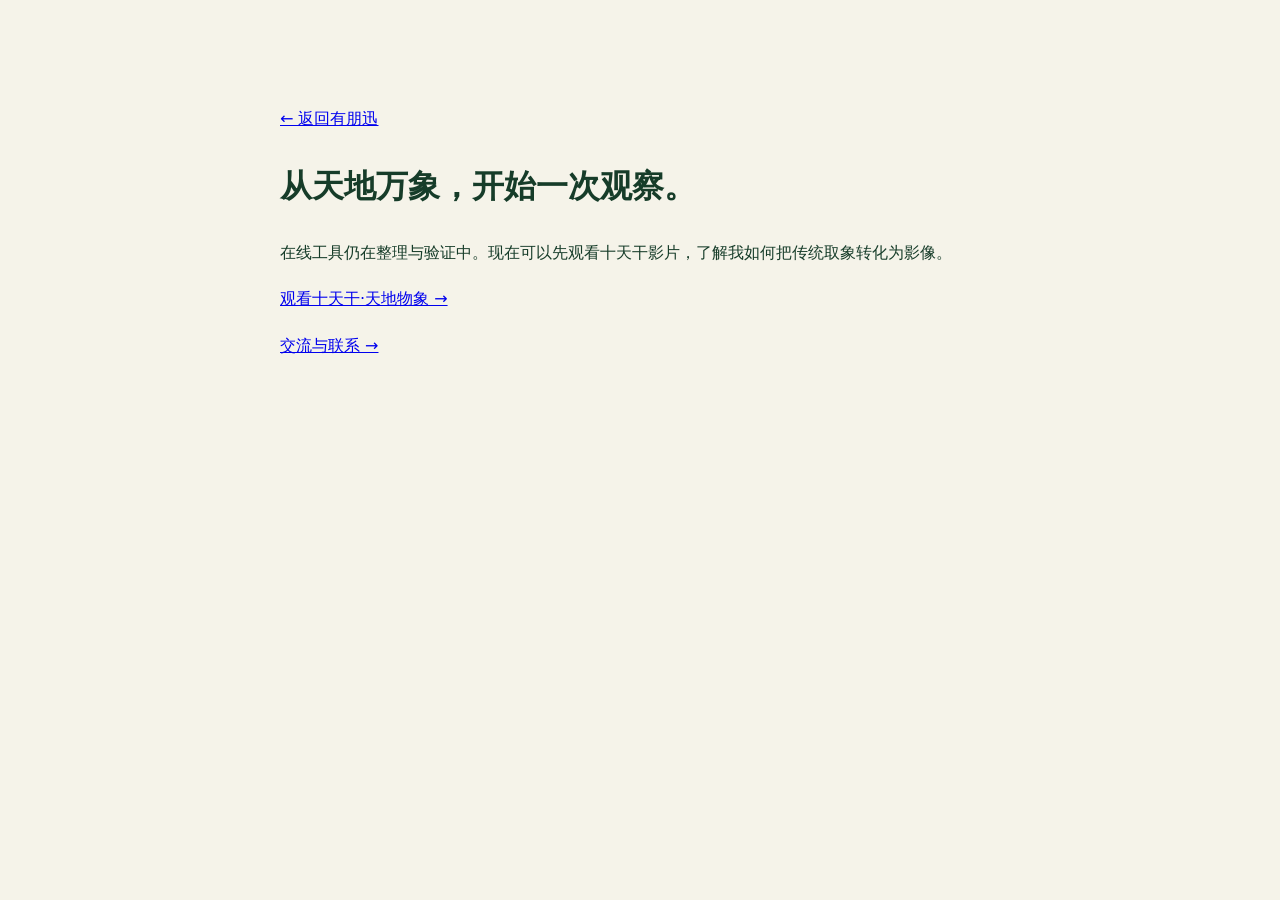
<file: 命理八字.html>
<!doctype html><html lang="zh-CN"><meta charset="utf-8"><meta name="viewport" content="width=device-width,initial-scale=1"><title>传统文化探索 · 有朋迅</title><body style="background:#f5f3e9;color:#163c29;font-family:system-ui;max-width:720px;margin:80px auto;padding:24px;line-height:1.9"><a href="index.html">← 返回有朋迅</a><h1>从天地万象，开始一次观察。</h1><p>在线工具仍在整理与验证中。现在可以先观看十天干影片，了解我如何把传统取象转化为影像。</p><p><a href="index.html#jiamu-work">观看十天干·天地物象 →</a></p><p><a href="index.html#contact">交流与联系 →</a></p></body></html>
</file>
<file: fonts.css>
/* ============================================================
   有朋迅 · 本地自托管字体（去 Google Fonts 依赖，国内可达）
   字体均为 SIL OFL 开源字体，已子集化；许可见 fonts/OFL.txt。
   CJK 按站点 + 命理语料子集；生僻字回退到设计字体栈里的系统 CJK 字体（不会出豆腐块）。
   ============================================================ */

/* —— Noto Serif SC（标题）—— */
@font-face{font-family:'Noto Serif SC';font-style:normal;font-weight:500 600;font-display:swap;src:url('fonts/noto-serif-sc-600.woff2') format('woff2');}
@font-face{font-family:'Noto Serif SC';font-style:normal;font-weight:700;font-display:swap;src:url('fonts/noto-serif-sc-700.woff2') format('woff2');}

/* —— Noto Sans SC（正文）—— */
@font-face{font-family:'Noto Sans SC';font-style:normal;font-weight:400;font-display:swap;src:url('fonts/noto-sans-sc-400.woff2') format('woff2');}
@font-face{font-family:'Noto Sans SC';font-style:normal;font-weight:500;font-display:swap;src:url('fonts/noto-sans-sc-500.woff2') format('woff2');}
@font-face{font-family:'Noto Sans SC';font-style:normal;font-weight:600 900;font-display:swap;src:url('fonts/noto-sans-sc-700.woff2') format('woff2');}

/* —— Space Grotesk（英文/数字，可变字重）—— */
@font-face{font-family:'Space Grotesk';font-style:normal;font-weight:400 600;font-display:swap;src:url('fonts/space-grotesk-var.woff2') format('woff2');}

/* —— 创作者主页 index.html 用（拉丁，可变字重；命理平台页不会加载）—— */
@font-face{font-family:'Bricolage Grotesque';font-style:normal;font-weight:500 800;font-display:swap;src:url('fonts/bricolage-grotesque-var.woff2') format('woff2');}
@font-face{font-family:'Hanken Grotesk';font-style:normal;font-weight:400 700;font-display:swap;src:url('fonts/hanken-grotesk-var.woff2') format('woff2');}
</file>
<file: styles.css>
/* ============================================================
   有朋迅 · 暖奶白 + 森林绿 + 青柠 设计系统
   YOUPENGXUN — Relay-inspired: cream / forest green / lime
   ============================================================ */

:root {
  /* ---- 暖奶白基底 base ---- */
  --white:   #ffffff;   /* 纯白卡片 */
  --cream:   #fffef7;   /* 主背景 暖奶白 */
  --paper:   #f6f1e3;   /* 暖砂分区 */
  --stone:   #efe8d6;   /* 更深暖砂 */
  --mist:    #eef0e2;   /* 淡绿调中性块 */
  --line:    #e7e0cd;   /* 暖色细线 */
  --line-2:  #d8cfb5;

  /* ---- 墨 ink (深绿墨调) ---- */
  --ink:     #0c2417;   /* 主标题 近黑森林绿 */
  --ink-2:   #2c4438;   /* 正文 */
  --ink-3:   #5b6f63;   /* 次要 */
  --muted:   #93a092;   /* 弱化 */

  /* ---- 森林绿 primary + 青柠 accent ---- */
  --blue-50:  #eef3ea;   /* 极浅绿(图标底/chips) */
  --blue-100: #dde7d2;   /* 浅绿 */
  --blue-300: #8fae8a;   /* 中绿 */
  --blue:     #004822;   /* 主色 — 森林绿 */
  --blue-600: #00381b;
  --blue-700: #002a14;
  --blue-ink: #06301a;
  --navy:     #013319;   /* 深色版面 森林绿 */
  --lime:     #d5e27b;   /* 青柠点睛 */
  --lime-deep:#c4d35f;   /* 深青柠(hover/边) */
  --olive:    #5a530c;   /* 古铜橄榄 辅助 */

  /* ---- 高亮 (青柠 marker) ---- */
  --iris-grad: linear-gradient(100deg, #e6efb6 0%, #d5e27b 45%, #c4d35f 70%, #e6efb6 100%);
  --iris-text: var(--blue);

  /* ---- 几何 ---- */
  --r-sm: 10px;
  --r:    16px;
  --r-lg: 24px;
  --r-xl: 34px;
  --maxw: 1240px;
  --gutter: clamp(20px, 5vw, 64px);

  /* ---- 阴影 (暖调、克制) ---- */
  --sh-1: 0 1px 2px rgba(12,36,23,.04), 0 1px 3px rgba(12,36,23,.05);
  --sh-2: 0 10px 30px -12px rgba(12,36,23,.14), 0 2px 6px rgba(12,36,23,.05);
  --sh-3: 0 34px 70px -26px rgba(12,36,23,.24), 0 10px 24px -14px rgba(12,36,23,.12);
  --sh-blue: 0 14px 32px -14px rgba(0,72,34,.30);

  /* ---- 字体 ---- */
  --serif: "Bricolage Grotesque", "Noto Sans SC", system-ui, sans-serif;
  --sans:  "Hanken Grotesk", "Noto Sans SC", system-ui, -apple-system, sans-serif;

  --ease: cubic-bezier(.22, .61, .36, 1);
  --ease-soft: cubic-bezier(.4, 0, .2, 1);
}

/* ---------- reset ---------- */
*, *::before, *::after { box-sizing: border-box; }
html { -webkit-text-size-adjust: 100%; scroll-behavior: smooth; }
body {
  margin: 0;
  font-family: var(--sans);
  color: var(--ink-2);
  background: var(--cream);
  font-size: 17px;
  line-height: 1.65;
  -webkit-font-smoothing: antialiased;
  text-rendering: optimizeLegibility;
  overflow-x: hidden;
}
img { max-width: 100%; display: block; }
a { color: inherit; text-decoration: none; }
button { font-family: inherit; cursor: pointer; }
::selection { background: var(--lime); color: var(--blue-700); }

/* ---------- layout helpers ---------- */
.wrap { width: 100%; max-width: var(--maxw); margin-inline: auto; padding-inline: var(--gutter); }
.eyebrow {
  font-size: 12.5px; font-weight: 700; letter-spacing: .22em; text-transform: uppercase;
  color: var(--blue-600); display: inline-flex; align-items: center; gap: 10px;
}
.eyebrow::before {
  content: ""; width: 26px; height: 1.5px; background: var(--blue); display: inline-block;
}
.eyebrow.center::before { display: none; }

/* iridescent helpers */
/* emphasis word — lime marker highlight (Relay signature) */
.iris-text {
  color: var(--ink);
  -webkit-text-fill-color: currentColor;
  background: linear-gradient(transparent 58%, var(--lime) 58% 92%, transparent 92%);
  padding: 0 .06em;
}
.iris-rule {
  height: 1px; border: 0; border-radius: 2px;
  background: var(--line-2);
}
@keyframes irisflow { to { background-position: 200% 0; } }

/* section heading scale */
.h-display {
  font-family: var(--serif); font-weight: 700;
  font-size: clamp(46px, 8vw, 104px); line-height: .98;
  letter-spacing: -.02em; color: var(--ink);
}
.h-1 {
  font-family: var(--serif); font-weight: 700;
  font-size: clamp(34px, 5vw, 58px); line-height: 1.04;
  letter-spacing: -.02em; color: var(--ink); margin: 0;
}
.h-2 {
  font-family: var(--sans); font-weight: 700;
  font-size: clamp(21px, 2.4vw, 27px); line-height: 1.25;
  letter-spacing: -.01em; color: var(--ink); margin: 0;
}
.lead { font-size: clamp(17px, 1.5vw, 20px); color: var(--ink-3); line-height: 1.7; }

/* ---------- buttons ---------- */
.btn {
  display: inline-flex; align-items: center; gap: 10px;
  padding: 14px 26px; border-radius: 999px; font-weight: 600; font-size: 15px;
  border: 1px solid transparent; transition: transform .4s var(--ease), box-shadow .4s var(--ease), background .3s;
  white-space: nowrap;
}
.btn .arr { transition: transform .4s var(--ease); }
.btn:hover .arr { transform: translateX(4px); }
.btn-primary { background: var(--blue); color: #fff; box-shadow: var(--sh-blue); }
.btn-primary:hover { transform: translateY(-2px); background: var(--blue-600); }
.btn-ghost { background: var(--white); color: var(--ink); border-color: var(--line-2); box-shadow: var(--sh-1); }
.btn-ghost:hover { transform: translateY(-2px); border-color: var(--blue-300); box-shadow: var(--sh-2); }

/* ---------- reveal animation (base = visible; animate only when JS opts in) ---------- */
.reveal { opacity: 1; transform: none; }
.has-anim .reveal { opacity: 0; transform: translateY(26px); transition: opacity .9s var(--ease), transform .9s var(--ease); }
.has-anim .reveal.in { opacity: 1; transform: none; }
.has-anim .reveal[data-d="1"] { transition-delay: .08s; }
.has-anim .reveal[data-d="2"] { transition-delay: .16s; }
.has-anim .reveal[data-d="3"] { transition-delay: .24s; }
.has-anim .reveal[data-d="4"] { transition-delay: .32s; }
.has-anim .reveal[data-d="5"] { transition-delay: .40s; }
@media print {
  .reveal { opacity: 1 !important; transform: none !important; }
}
@media (prefers-reduced-motion: reduce) {
  .has-anim .reveal { opacity: 1 !important; transform: none !important; transition: none; }
  * { animation: none !important; }
}
</file>
<file: sections.css>
/* ============================================================
   有朋迅 · 板块样式 sections.css
   ============================================================ */

/* ---------------- NAV ---------------- */
.nav {
  position: fixed; inset: 0 0 auto 0; z-index: 100;
  display: flex; align-items: center; justify-content: space-between;
  padding: 18px var(--gutter);
  transition: background .4s var(--ease), box-shadow .4s var(--ease), padding .4s var(--ease);
}
.nav.scrolled {
  background: rgba(255,255,255,.82); backdrop-filter: saturate(160%) blur(16px);
  box-shadow: 0 1px 0 var(--line); padding-block: 12px;
}
.brand { display: flex; align-items: center; gap: 12px; }
.brand .mark {
  width: 38px; height: 38px; border-radius: 11px; position: relative;
  background: var(--navy); display: grid; place-items: center; color: #fff;
  font-family: var(--serif); font-size: 22px; font-weight: 600; overflow: hidden;
  box-shadow: var(--sh-1);
}
.brand .mark::after {
  content: ""; position: absolute; inset: 0;
  background: linear-gradient(135deg, rgba(255,255,255,.20), transparent 55%);
}
.brand b { font-family: var(--serif); font-size: 21px; font-weight: 600; color: var(--ink); letter-spacing: .01em; line-height: 1; }
.brand small { display: block; font-size: 9.5px; letter-spacing: .34em; color: var(--muted); text-transform: uppercase; margin-top: 3px; }
.nav-links { display: flex; align-items: center; gap: 4px; }
.nav-links a {
  font-size: 14.5px; font-weight: 500; color: var(--ink-2); white-space: nowrap;
  padding: 9px 15px; border-radius: 999px; position: relative; transition: color .3s, background .3s;
}
.nav-links a .en { color: var(--muted); font-size: 11px; margin-left: 5px; letter-spacing: .04em; }
.nav-links a:hover { color: var(--blue-700); background: var(--blue-50); }
.nav-links a.btn-primary { color: #fff; }
.nav-cta { margin-left: 8px; }
.nav-burger {
  display: none; width: 44px; height: 44px; border-radius: 12px; background: var(--white);
  border: 1px solid var(--line); place-items: center; box-shadow: var(--sh-1); color: var(--ink);
}
.nav-burger svg { display: block; }
.mobile-sheet {
  position: fixed; inset: 64px 12px auto 12px; z-index: 99; background: rgba(255,255,255,.96);
  backdrop-filter: blur(20px); border: 1px solid var(--line); border-radius: var(--r-lg);
  box-shadow: var(--sh-3); padding: 12px; display: grid; gap: 2px;
  opacity: 0; transform: translateY(-12px) scale(.98); pointer-events: none; transition: all .35s var(--ease);
}
.mobile-sheet.open { opacity: 1; transform: none; pointer-events: auto; }
.mobile-sheet a { padding: 14px 16px; border-radius: 12px; font-size: 16px; font-weight: 600; color: var(--ink); }
.mobile-sheet a:active, .mobile-sheet a:hover { background: var(--blue-50); color: var(--blue-700); }
.mobile-sheet a .en { color: var(--muted); font-size: 12px; font-weight: 500; margin-left: 8px; }

/* ---------------- HERO ---------------- */
.hero { position: relative; padding: 168px 0 90px; overflow: hidden; }
.hero-bg { position: absolute; inset: 0; z-index: -1; pointer-events: none; }
.hero-bg .blob {
  position: absolute; border-radius: 50%; filter: blur(60px); opacity: .6;
}
.hero-bg .b1 { width: 540px; height: 540px; top: -170px; right: -130px;
  background: radial-gradient(circle at 30% 30%, #e7eeb8, transparent 70%); opacity: .6; }
.hero-bg .b2 { width: 460px; height: 460px; top: 60px; right: 150px;
  background: radial-gradient(circle at 50% 50%, #f0e9d4, transparent 68%); opacity: .7; }
.hero-bg .b3 { width: 380px; height: 380px; bottom: -120px; left: -100px;
  background: radial-gradient(circle at 50% 50%, #dbe78a, transparent 70%); opacity: .45; }
.grain::after {
  content: ""; position: absolute; inset: 0; z-index: 0; pointer-events: none; opacity: .5;
  background-image: url("data:image/svg+xml,%3Csvg xmlns='http://www.w3.org/2000/svg' width='160' height='160'%3E%3Cfilter id='n'%3E%3CfeTurbulence type='fractalNoise' baseFrequency='.9' numOctaves='2' stitchTiles='stitch'/%3E%3C/filter%3E%3Crect width='100%25' height='100%25' filter='url(%23n)' opacity='.55'/%3E%3C/svg%3E");
  mix-blend-mode: multiply;
}
.hero-bg .grid-fade {
  position: absolute; inset: 0;
  background-image: linear-gradient(var(--line) 1px, transparent 1px), linear-gradient(90deg, var(--line) 1px, transparent 1px);
  background-size: 64px 64px;
  -webkit-mask-image: radial-gradient(ellipse 80% 60% at 70% 20%, #000 0%, transparent 75%);
  mask-image: radial-gradient(ellipse 80% 60% at 70% 20%, #000 0%, transparent 75%);
  opacity: .5;
}
.hero-grid { display: grid; grid-template-columns: 1.15fr .85fr; gap: clamp(28px, 5vw, 72px); align-items: center; }

.hero-badge {
  display: inline-flex; align-items: center; gap: 10px; padding: 7px 7px 7px 16px; white-space: nowrap;
  border-radius: 999px; background: var(--white); border: 1px solid var(--line);
  box-shadow: var(--sh-1); font-size: 13px; font-weight: 500; color: var(--ink-2); margin-bottom: 26px;
}
.hero-badge .dot { width: 7px; height: 7px; border-radius: 50%; background: #22c55e; box-shadow: 0 0 0 3px rgba(34,197,94,.18); }
.hero-badge .tag { background: var(--blue-50); color: var(--blue-700); font-weight: 600; font-size: 11.5px; padding: 4px 10px; border-radius: 999px; letter-spacing: .02em; }

.hero h1 { font-family: var(--serif); font-weight: 700; font-size: clamp(48px, 7.2vw, 96px); line-height: .98; letter-spacing: -.025em; color: var(--ink); margin: 0 0 6px; }
.hero h1 .ln { display: block; overflow: hidden; }
.hero h1 .ln > span { display: inline-block; }
.hero .sub-en { font-family: var(--sans); font-style: italic; font-size: clamp(19px, 2.2vw, 27px); color: var(--ink-3); font-weight: 500; margin-bottom: 26px; }
.hero .pitch { max-width: 30em; font-size: clamp(16px, 1.4vw, 19px); color: var(--ink-3); line-height: 1.75; margin-bottom: 34px; }
.hero .pitch b { color: var(--ink); font-weight: 600; }
.hero-actions { display: flex; flex-wrap: wrap; gap: 14px; align-items: center; }
.hero-meta { display: flex; gap: 30px; margin-top: 46px; padding-top: 28px; border-top: 1px solid var(--line); }
.hero-meta .m b { font-family: var(--serif); font-size: 30px; color: var(--ink); font-weight: 700; display: block; line-height: 1; }
.hero-meta .m span { font-size: 12.5px; color: var(--muted); letter-spacing: .03em; }

/* hero portrait */
.hero-portrait { position: relative; }
.portrait-frame {
  position: relative; border-radius: var(--r-xl); padding: 12px; background: var(--white);
  box-shadow: var(--sh-3); border: 1px solid var(--line);
}
.portrait-frame::before {
  content: ""; position: absolute; inset: -1.5px; border-radius: calc(var(--r-xl) + 1px); padding: 1.5px;
  background: var(--iris-grad); background-size: 200% 100%;
  -webkit-mask: linear-gradient(#000 0 0) content-box, linear-gradient(#000 0 0);
  -webkit-mask-composite: xor; mask-composite: exclude; opacity: .5;
  animation: irisflow 14s linear infinite; pointer-events: none;
}
.portrait-frame image-slot { width: 100%; aspect-ratio: 4/5; border-radius: var(--r-lg); }
.portrait-tag {
  position: absolute; left: -18px; bottom: 30px; background: var(--white);
  border: 1px solid var(--line); box-shadow: var(--sh-2); border-radius: 14px;
  padding: 12px 16px; display: flex; align-items: center; gap: 11px; animation: floaty 6s var(--ease-soft) infinite;
}
.portrait-tag .ic { width: 34px; height: 34px; border-radius: 9px; background: var(--blue-50); display: grid; place-items: center; color: var(--blue); }
.portrait-tag b { font-size: 13.5px; color: var(--ink); display: block; line-height: 1.2; }
.portrait-tag span { font-size: 11.5px; color: var(--muted); }
.portrait-spark {
  position: absolute; right: -16px; top: 26px; background: var(--ink); color: #fff;
  border-radius: 14px; padding: 11px 15px; box-shadow: var(--sh-3);
  display: flex; align-items: center; gap: 9px; animation: floaty 5s var(--ease-soft) infinite reverse;
}
.portrait-spark b { font-size: 13px; font-weight: 600; }
.portrait-spark .iris-text { font-weight: 700; color: var(--lime); -webkit-text-fill-color: var(--lime); background: none; padding: 0; }
@keyframes floaty { 0%,100% { transform: translateY(0); } 50% { transform: translateY(-9px); } }

/* marquee strip */
.marquee { border-block: 1px solid var(--line); background: var(--paper); overflow: hidden; padding: 22px 0; }
.marquee-track { display: flex; gap: 56px; width: max-content; animation: scrollx 32s linear infinite; }
.marquee:hover .marquee-track { animation-play-state: paused; }
.marquee-track span { font-family: var(--serif); font-size: 26px; color: var(--ink); display: inline-flex; align-items: center; gap: 56px; white-space: nowrap; font-weight: 600; }
.marquee-track span::after { content: "✦"; color: var(--lime-deep); font-size: 16px; }
@keyframes scrollx { to { transform: translateX(-50%); } }

/* ---------------- ATMOSPHERE BAND ---------------- */
.atmos { position: relative; background: var(--navy); color: #fff; overflow: hidden; padding: clamp(72px,10vw,118px) 0; }
.atmos .glow { position: absolute; border-radius: 50%; filter: blur(80px); pointer-events: none; }
.atmos .ag1 { width: 520px; height: 520px; top: -200px; right: -120px; background: radial-gradient(circle, rgba(213,226,123,.30), transparent 70%); }
.atmos .ag2 { width: 440px; height: 440px; bottom: -220px; left: -140px; background: radial-gradient(circle, rgba(120,170,80,.28), transparent 70%); }
.atmos .wrap { position: relative; z-index: 1; }
.atmos-head { display: flex; justify-content: space-between; align-items: flex-end; gap: 24px; flex-wrap: wrap; margin-bottom: 40px; }
.atmos-head .eyebrow { color: var(--lime); }
.atmos-head .eyebrow::before { background: var(--lime); }
.atmos-head .h-1 { color: #fff; margin-top: 16px; }
.atmos-head p { color: rgba(255,255,255,.66); max-width: 30em; font-size: 15px; margin: 0; }
.atmos-grid { display: grid; grid-template-columns: repeat(4, 1fr); grid-auto-rows: clamp(150px, 17vw, 210px); gap: 16px; }
.amo { position: relative; border-radius: var(--r-lg); overflow: hidden; border: 1px solid rgba(255,255,255,.12); background: rgba(255,255,255,.04); }
.amo image-slot { width: 100%; height: 100%; border-radius: 0; color: rgba(255,255,255,.78) !important; }
.amo image-slot::part(frame) { background: rgba(255,255,255,.06); }
.amo image-slot::part(ring) { border-color: rgba(213,226,123,.38); }
.amo .lab {
  position: absolute; left: 14px; bottom: 14px; z-index: 2; pointer-events: none;
  background: rgba(1,51,25,.62); backdrop-filter: blur(6px); color: #fff;
  font-size: 11.5px; font-weight: 600; letter-spacing: .03em; padding: 6px 12px; border-radius: 999px;
  border: 1px solid rgba(213,226,123,.4);
}
.amo.a-big { grid-column: span 2; grid-row: span 2; }
.amo.a-tall { grid-column: span 1; grid-row: span 2; }
.amo.a-wide { grid-column: span 2; grid-row: span 1; }
.amo.a-box { grid-column: span 1; grid-row: span 1; }
.atmos-note { margin-top: 24px; font-size: 13px; color: rgba(255,255,255,.5); display: flex; align-items: center; gap: 8px; }
.atmos-note svg { color: var(--lime); flex: none; }

/* ---------------- generic section ---------------- */
.section { padding: clamp(76px, 11vw, 132px) 0; position: relative; }
.section.alt { background: var(--paper); }
.section-head { max-width: 640px; margin-bottom: 56px; }
.section-head.wide { max-width: 760px; }
.section-head .h-1 { margin: 16px 0 0; }
.section-head .lead { margin-top: 18px; }

/* ---------------- ABOUT ---------------- */
.about-grid { display: grid; grid-template-columns: 1fr 1fr; gap: clamp(28px, 5vw, 72px); align-items: center; }
.about-copy p { color: var(--ink-3); font-size: clamp(16px,1.4vw,18px); }
.about-copy p b { color: var(--ink); font-weight: 600; }
.about-copy .quote { font-family: var(--serif); font-size: clamp(24px,3vw,34px); line-height: 1.25; color: var(--ink); font-weight: 600; margin: 0 0 26px; letter-spacing: -.01em; }
.about-copy .quote em { font-style: italic; }
.pillars { display: grid; gap: 14px; }
.pillar {
  display: flex; gap: 18px; padding: 22px 24px; border-radius: var(--r); background: var(--white);
  border: 1px solid var(--line); box-shadow: var(--sh-1); transition: transform .5s var(--ease), box-shadow .5s var(--ease), border-color .5s;
}
.pillar:hover { transform: translateX(6px); box-shadow: var(--sh-2); border-color: var(--blue-300); }
.pillar .num { font-family: var(--serif); font-size: 30px; color: var(--blue); line-height: 1; min-width: 44px; }
.pillar h3 { margin: 0 0 5px; font-size: 17px; color: var(--ink); font-weight: 700; }
.pillar p { margin: 0; font-size: 14.5px; color: var(--ink-3); line-height: 1.6; }

/* ---------------- WORKS ---------------- */
.works-filter { display: flex; flex-wrap: wrap; gap: 9px; margin-bottom: 40px; }
.chip {
  padding: 9px 18px; border-radius: 999px; font-size: 14px; font-weight: 600; color: var(--ink-3); white-space: nowrap;
  background: var(--white); border: 1px solid var(--line); transition: all .3s var(--ease);
}
.chip.active, .chip:hover { background: var(--blue); color: #fff; border-color: var(--blue); box-shadow: var(--sh-blue); }
.works-grid { display: grid; grid-template-columns: repeat(4, 1fr); grid-auto-rows: clamp(148px, 17vw, 208px); gap: 18px; }
.work {
  position: relative; border-radius: var(--r-lg); overflow: hidden;
  border: 1px solid var(--line); box-shadow: var(--sh-1); transition: transform .55s var(--ease), box-shadow .55s var(--ease);
  cursor: pointer;
}
/* bento spans */
.work.feature  { grid-column: span 2; grid-row: span 2; }
.work.tall     { grid-column: span 1; grid-row: span 2; }
.work.wideflat { grid-column: span 2; grid-row: span 1; }
.work.box      { grid-column: span 1; grid-row: span 1; }
/* tonal placeholder tints — cream / sage / lime (show through empty slots) */
.work.t1 { background: linear-gradient(150deg, #e4ecc4, #d5e27b); }
.work.t2 { background: linear-gradient(150deg, #eef0e0, #dfe6cb); }
.work.t3 { background: linear-gradient(150deg, #dde7d2, #c3d6b6); }
.work.t4 { background: linear-gradient(150deg, #f1ecdb, #e6dcc0); }
.work.t5 { background: linear-gradient(150deg, #e7eeca, #d2dd92); }
.work:hover { transform: translateY(-6px); box-shadow: var(--sh-3); }
.work image-slot { width: 100%; height: 100%; border-radius: 0; }
.work .ph { position: absolute; inset: 0; pointer-events: none; }
.work-cap {
  position: absolute; inset: auto 0 0 0; padding: 22px 22px 20px; z-index: 2; pointer-events: none;
  background: linear-gradient(to top, rgba(8,18,42,.78), rgba(8,18,42,.18) 60%, transparent);
  color: #fff; transform: translateY(8px); opacity: .92; transition: transform .5s var(--ease), opacity .5s;
}
.work:hover .work-cap { transform: none; opacity: 1; }
.work-cap .k { font-size: 11px; letter-spacing: .14em; text-transform: uppercase; color: var(--lime); font-weight: 700; }
.work-cap h3 { margin: 6px 0 0; font-size: 19px; font-weight: 700; font-family: var(--sans); }
.work .badge-ai {
  position: absolute; top: 14px; left: 14px; z-index: 3; pointer-events: none;
  background: rgba(255,255,255,.92); backdrop-filter: blur(6px); color: var(--blue-700);
  font-size: 11px; font-weight: 700; letter-spacing: .04em; padding: 5px 11px; border-radius: 999px; white-space: nowrap;
  display: inline-flex; align-items: center; gap: 5px;
}
.work image-slot::part(empty) { color: var(--blue-ink); }

/* ---------------- SERVICES ---------------- */
.svc-grid { display: grid; grid-template-columns: repeat(3, 1fr); gap: 20px; }
.svc {
  position: relative; padding: 34px 30px; border-radius: var(--r-lg); background: var(--white);
  border: 1px solid var(--line); box-shadow: var(--sh-1); overflow: hidden;
  transition: transform .55s var(--ease), box-shadow .55s var(--ease), border-color .55s;
}
.svc::before {
  content: ""; position: absolute; inset: 0 0 auto 0; height: 3px; background: var(--blue);
  transform: scaleX(0); transform-origin: left; transition: transform .6s var(--ease);
}
.svc:hover { transform: translateY(-6px); box-shadow: var(--sh-3); border-color: transparent; }
.svc:hover::before { transform: scaleX(1); }
.svc .ic {
  width: 54px; height: 54px; border-radius: 15px; background: var(--blue-50); color: var(--blue);
  display: grid; place-items: center; margin-bottom: 22px; transition: background .4s, color .4s, transform .5s var(--ease);
}
.svc:hover .ic { background: var(--blue); color: #fff; transform: rotate(-6deg) scale(1.05); }
.svc h3 { margin: 0 0 5px; font-size: 21px; color: var(--ink); font-weight: 700; }
.svc .h-en { font-family: var(--sans); font-style: italic; color: var(--blue-600); font-size: 15px; margin-bottom: 14px; font-weight: 500; }
.svc p { margin: 0 0 18px; font-size: 14.5px; color: var(--ink-3); line-height: 1.65; }
.svc ul { list-style: none; padding: 0; margin: 0; display: grid; gap: 9px; }
.svc li { display: flex; gap: 10px; font-size: 13.5px; color: var(--ink-2); align-items: flex-start; }
.svc li svg { flex: none; margin-top: 3px; color: var(--blue); }
.svc .tools { display: flex; flex-wrap: wrap; gap: 6px; margin-top: 18px; }
.svc .tools span { font-size: 11.5px; font-weight: 600; color: var(--blue-700); background: var(--blue-50); padding: 4px 10px; border-radius: 7px; }

/* ---------------- JOURNAL ---------------- */
.journal-grid { display: grid; grid-template-columns: repeat(3,1fr); gap: 22px; }
.post {
  display: flex; flex-direction: column; background: var(--white); border: 1px solid var(--line);
  border-radius: var(--r-lg); overflow: hidden; box-shadow: var(--sh-1);
  transition: transform .5s var(--ease), box-shadow .5s var(--ease);
}
.post:hover { transform: translateY(-6px); box-shadow: var(--sh-3); }
.post .cover { aspect-ratio: 16/10; position: relative; overflow: hidden; }
.post .cover image-slot { width: 100%; height: 100%; border-radius: 0; }
.post .body { padding: 24px 24px 26px; display: flex; flex-direction: column; flex: 1; }
.post .pmeta { display: flex; gap: 12px; font-size: 12px; color: var(--muted); margin-bottom: 12px; align-items: center; }
.post .pmeta .cat { color: var(--blue-700); font-weight: 700; letter-spacing: .04em; }
.post h3 { margin: 0 0 10px; font-size: 19px; color: var(--ink); font-weight: 700; line-height: 1.3; }
.post p { margin: 0 0 18px; font-size: 14px; color: var(--ink-3); line-height: 1.6; flex: 1; }
.post .more { font-size: 13.5px; font-weight: 700; color: var(--blue); display: inline-flex; align-items: center; gap: 6px; }
.post .more .arr { transition: transform .4s var(--ease); }
.post:hover .more .arr { transform: translateX(4px); }

/* ---------------- CONTACT ---------------- */
.contact-card {
  position: relative; border-radius: var(--r-xl); overflow: hidden; padding: clamp(40px,6vw,76px);
  background: var(--ink); color: #fff; box-shadow: var(--sh-3);
}
.contact-card .glow { position: absolute; border-radius: 50%; filter: blur(70px); pointer-events: none; }
.contact-card .g1 { width: 460px; height: 460px; top: -180px; right: -120px; background: radial-gradient(circle, rgba(213,226,123,.40), transparent 70%); }
.contact-card .g2 { width: 380px; height: 380px; bottom: -200px; left: -100px; background: radial-gradient(circle, rgba(120,160,70,.34), transparent 70%); }
.contact-inner { position: relative; display: grid; grid-template-columns: 1.1fr .9fr; gap: clamp(30px,5vw,64px); align-items: center; }
.contact-card .h-1 { color: #fff; }
.contact-card .eyebrow { color: var(--lime); }
.contact-card .eyebrow::before { background: var(--lime); }
.contact-card .lead { color: rgba(255,255,255,.72); }
.contact-card .btn-primary { background: #fff; color: var(--ink); box-shadow: 0 18px 40px -14px rgba(0,0,0,.5); }
.contact-card .btn-primary:hover { background: var(--blue-50); }
.socials { display: grid; gap: 12px; }
.social {
  display: flex; align-items: center; gap: 16px; padding: 16px 20px; border-radius: var(--r);
  background: rgba(255,255,255,.06); border: 1px solid rgba(255,255,255,.12);
  transition: background .3s, transform .4s var(--ease), border-color .3s;
}
.social:hover { background: rgba(255,255,255,.12); transform: translateX(6px); border-color: rgba(255,255,255,.3); }
.social .ic { width: 44px; height: 44px; border-radius: 12px; display: grid; place-items: center; background: rgba(255,255,255,.1); flex: none; }
.social b { display: block; font-size: 15px; }
.social > span:not(.ic):not(.go) { min-width: 0; }
.social span span, .social b { white-space: nowrap; overflow: hidden; text-overflow: ellipsis; }
.social span { font-size: 12.5px; color: rgba(255,255,255,.55); }
.social .go { margin-left: auto; color: rgba(255,255,255,.4); transition: color .3s, transform .4s var(--ease); }
.social:hover .go { color: #fff; transform: translateX(3px); }

/* ---------------- FOOTER ---------------- */
.footer { padding: 56px 0 40px; border-top: 1px solid var(--line); }
.footer-top { display: flex; justify-content: space-between; align-items: flex-start; gap: 30px; flex-wrap: wrap; margin-bottom: 40px; }
.footer .brand b { font-size: 24px; }
.footer-tagline { max-width: 24em; color: var(--ink-3); font-size: 14.5px; margin-top: 14px; }
.footer-nav { display: flex; gap: 48px; flex-wrap: wrap; }
.footer-col h4 { font-size: 12px; letter-spacing: .12em; text-transform: uppercase; color: var(--muted); margin: 0 0 14px; font-weight: 700; }
.footer-col a { display: block; font-size: 14.5px; color: var(--ink-2); padding: 5px 0; transition: color .3s; }
.footer-col a:hover { color: var(--blue); }
.footer-bot { display: flex; justify-content: space-between; align-items: center; gap: 16px; padding-top: 26px; border-top: 1px solid var(--line); flex-wrap: wrap; }
.footer-bot small { color: var(--muted); font-size: 13px; }

/* ---------------- responsive ---------------- */
@media (max-width: 1000px) {
  .hero-grid, .about-grid, .contact-inner { grid-template-columns: 1fr; }
  .hero-portrait { max-width: 440px; margin-top: 12px; }
  .svc-grid, .journal-grid { grid-template-columns: 1fr 1fr; }
  .works-grid { grid-template-columns: repeat(2, 1fr); }
  .work.feature { grid-column: span 2; grid-row: span 2; }
  .work.wideflat { grid-column: span 2; }
  .atmos-grid { grid-template-columns: repeat(2, 1fr); }
  .amo.a-big { grid-column: span 2; grid-row: span 2; }
  .amo.a-wide { grid-column: span 2; }
}
@media (max-width: 940px) {
  .nav-links { display: none; }
  .nav-burger { display: grid; }
}
@media (max-width: 720px) {
  body { font-size: 16px; }
  .nav-links { display: none; }
  .nav-burger { display: grid; }
  .hero { padding-top: 130px; }
  .hero-meta { flex-wrap: wrap; gap: 22px; }
  .svc-grid, .journal-grid { grid-template-columns: 1fr; }
  .works-grid { gap: 12px; grid-auto-rows: clamp(130px, 38vw, 180px); }
  .atmos-grid { gap: 10px; grid-auto-rows: clamp(120px, 34vw, 170px); }
  .footer-nav { gap: 30px; }
}
</file>
<file: goo.css>
/* ============================================================
   有朋迅 · 动态 goo 渐变氛围层 (品牌化重配色)
   移植自 BackgroundGradientAnimation — 森林绿/青柠/暖金
   ============================================================ */

.goo-scene {
  position: absolute; inset: 0; overflow: hidden; z-index: 0; pointer-events: none;
}
.goo-scene .blobs {
  position: absolute; inset: 0;
  filter: url(#goo-blur) blur(42px);
}
.goo-scene.is-safari .blobs { filter: blur(60px); }

.goo-scene .b {
  position: absolute; width: 80%; height: 80%; top: 10%; left: 10%;
  border-radius: 50%; mix-blend-mode: screen; will-change: transform;
}
/* 品牌色光团：青柠 / 鼠尾草 / 祖母绿 / 暖金 / 翡翠 */
.goo-scene .b1 { background: radial-gradient(circle at center, rgba(213,226,123,.85) 0, rgba(213,226,123,0) 60%); transform-origin: center center; animation: gooVertical 32s ease infinite; opacity: .55; }
.goo-scene .b2 { background: radial-gradient(circle at center, rgba(150,182,92,.8) 0, rgba(150,182,92,0) 60%); transform-origin: calc(50% - 320px); animation: gooCircle 26s reverse infinite; opacity: .5; }
.goo-scene .b3 { background: radial-gradient(circle at center, rgba(34,150,96,.8) 0, rgba(34,150,96,0) 60%); transform-origin: calc(50% + 320px); animation: gooCircle 46s linear infinite; opacity: .5; }
.goo-scene .b4 { background: radial-gradient(circle at center, rgba(170,150,52,.7) 0, rgba(170,150,52,0) 60%); transform-origin: calc(50% - 200px); animation: gooHorizontal 44s ease infinite; opacity: .42; }
.goo-scene .b5 { background: radial-gradient(circle at center, rgba(0,118,74,.8) 0, rgba(0,118,74,0) 60%); transform-origin: calc(50% - 640px) calc(50% + 640px); animation: gooCircle 26s ease infinite; opacity: .5; }
.goo-scene .bp {
  width: 60%; height: 60%; top: 20%; left: 20%;
  background: radial-gradient(circle at center, rgba(213,226,123,.5) 0, rgba(213,226,123,0) 55%);
  opacity: .5; transition: transform .1s linear;
}

@keyframes gooCircle { 0% { transform: rotate(0deg); } 50% { transform: rotate(180deg); } 100% { transform: rotate(360deg); } }
@keyframes gooVertical { 0% { transform: translateY(-46%); } 50% { transform: translateY(46%); } 100% { transform: translateY(-46%); } }
@keyframes gooHorizontal { 0% { transform: translateX(-46%) translateY(-8%); } 50% { transform: translateX(46%) translateY(8%); } 100% { transform: translateX(-46%) translateY(-8%); } }

/* 启用 goo 的容器：内容浮于光团之上，隐藏原静态光斑 */
[data-goo] { position: relative; }
[data-goo] > .glow { display: none; }
[data-goo] > .wrap, [data-goo] .contact-inner { position: relative; z-index: 2; }

@media (prefers-reduced-motion: reduce) {
  .goo-scene .b { animation: none !important; }
}
</file>
<file: editorial.css>
/* 2026-09-08: editorial portfolio direction */
:root{--cream:#f5f3e9;--paper:#e9eadc;--lime:#d3e67c}
.nav{background:var(--cream);border-bottom:1px solid #163c2920}
.nav .brand .mark,.btn{border-radius:5px}
.hero{padding:145px 0 0;background:#f5f3e9}
.hero-bg,.hero-portrait,.hero.grain:after{display:none}
.hero-grid{display:block!important;max-width:1440px}
.hero-copy{text-align:center;max-width:100%;position:relative;z-index:1}
.hero-badge{border:0;background:transparent;box-shadow:none;padding:0;font-size:12px;letter-spacing:.12em}
.hero-badge .tag{display:none}
.hero h1{font-size:clamp(56px,7.6vw,112px);line-height:1.06;letter-spacing:-.055em;margin:26px auto 20px;font-weight:900}
.hero .iris-text{background:none;color:var(--ink);-webkit-text-fill-color:var(--ink)}
.hero .sub-en{font-size:18px;font-style:normal;letter-spacing:.03em}
.hero .pitch{font-size:16px;max-width:640px;margin:24px auto;text-align:center;line-height:1.85}
.hero-actions{justify-content:center;margin:24px 0 35px}
.hero-meta{display:none}
.hero-collage{display:grid;grid-template-columns:1fr 1.3fr 1fr;gap:20px;max-width:1120px;margin:42px auto -38px;padding:0 28px;position:relative;z-index:2;align-items:center}
.hero-collage a{background:#fff;padding:10px 10px 14px;box-shadow:0 16px 30px #10291c24;transition:transform .25s}
.hero-collage a:first-child{transform:rotate(-6deg)}
.hero-collage a:last-child{transform:rotate(5deg)}
.hero-collage a:hover{transform:translateY(-8px) rotate(0)}
.hero-collage img{width:100%;aspect-ratio:1.6;object-fit:cover}
.hero-collage span{display:flex;justify-content:space-between;font-size:12px;margin-top:12px;color:#173d2b}
.hero-collage a:nth-child(2){background:#d3e67c;transform:translateY(-12px)}
.marquee{background:#123c29;color:#f6f1e5;padding:65px 0 24px;border:0}
.marquee-track span{color:#f6f1e5}
.section{padding-block:100px}.h-1{letter-spacing:-.045em}
.atmos{background:#123c29;color:#f6f1e5;padding-block:84px}
.atmos h2,.atmos .eyebrow,.atmos p,.atmos-note{color:#f6f1e5}
.atmos .iris-text{background:none;-webkit-text-fill-color:#d3e67c;color:#d3e67c}
.atmos .glow{display:none}.amo{border-radius:4px}
.project-case-list{margin-bottom:64px}.project-case-list>h3{font-size:30px;letter-spacing:-.035em}
.project-case-grid{grid-template-columns:repeat(2,minmax(0,1fr));gap:0;border-top:1px solid #173d2940}
.project-case-card{padding:30px 26px;border:0;border-bottom:1px solid #173d2940;border-radius:0;background:transparent;position:relative;transition:background .2s}
.project-case-card:nth-child(odd){border-right:1px solid #173d2940}
.project-case-card:hover{background:#e2e7d1}
.project-case-card h3{font-size:25px;margin:15px 0;letter-spacing:-.02em}
.project-case-card>span:first-child{font-size:11px;letter-spacing:.1em;color:#5b6f63}
.project-case-card img{height:260px;object-fit:cover;border-radius:3px}
.project-case-card>span:last-child{font-size:13px;font-weight:600}
.jitu-work{border-radius:5px!important;overflow:hidden}.pillar{border-radius:4px}
@media(max-width:700px){.hero{padding-top:116px}.hero h1{font-size:clamp(43px,10vw,64px)}.hero .pitch{font-size:14px}.hero .sub-en{font-size:14px}.hero-collage{gap:10px;padding:0 12px;margin-top:30px}.hero-collage a{padding:5px 5px 9px}.hero-collage span{font-size:9px}.hero-collage span b{display:none}.hero-collage img{aspect-ratio:.85}.project-case-grid{grid-template-columns:1fr}.project-case-card:nth-child(odd){border-right:0}.project-case-card{padding:25px 5px}.section{padding-block:65px}.hero-actions{gap:12px}.atmos{padding-block:65px}}
@media(prefers-reduced-motion:reduce){*,*:before,*:after{scroll-behavior:auto!important;animation:none!important;transition:none!important}.reveal{opacity:1!important;transform:none!important}}
/* Reference v2: side-framed workspace and full-screen manifesto */
.studio-news{margin-top:81px;background:#b25e32;color:#fff9e9;text-align:center;padding:15px 24px;font-size:13px;position:relative;z-index:2}.studio-news a{text-decoration:underline;margin-left:14px}
.hero{min-height:760px;display:flex;align-items:center;padding:86px 0 96px;isolation:isolate}.hero .hero-grid{position:relative;z-index:3;width:100%}.hero-copy{max-width:740px;margin:auto}.hero h1{font-size:clamp(52px,5.7vw,98px);line-height:1.08;letter-spacing:-.05em}.hero h1 .iris-text{font-family:Georgia,'Noto Serif SC',serif;font-weight:400;font-style:italic;font-size:.87em;letter-spacing:-.065em;display:inline-block;padding:.06em .15em}.hero .pitch{max-width:540px}.hero-badge{display:none}.desk-side{position:absolute;top:0;bottom:0;width:25%;z-index:0;pointer-events:none}.desk-left{left:-5%;transform:rotate(-10deg)}.desk-right{right:-5%;transform:rotate(12deg)}.desk-paper{position:absolute;inset:8% 0 5%;background:#dce2b2;border:20px solid #cad095;padding:60px 25px;color:#214431;box-shadow:10px 20px 35px #20382220}.desk-paper strong{display:block;font-family:serif;font-size:44px;line-height:1.4;margin-top:30px}.desk-side small{font-size:11px;letter-spacing:.1em}.desk-side img{position:absolute;width:100%;height:38%;object-fit:cover;box-shadow:0 18px 22px #10281940;border:10px solid #fff8e8}.desk-left img{bottom:2%;left:10%;transform:rotate(18deg)}.desk-ticket{position:absolute;left:8%;top:44%;background:#163e2b;color:#d8e49a;padding:28px;font-size:22px;letter-spacing:.3em;transform:rotate(-12deg)}.desk-notebook{position:absolute;inset:-8% 0 28%;background:repeating-linear-gradient(#f2efe2 0 37px,#9cae9b 38px 39px);border:16px solid #36513e;padding:55px 30px}.desk-notebook p{font-family:serif;font-size:27px;line-height:2.1}.desk-right img{bottom:0;right:0;transform:rotate(-22deg)}.desk-stamp{position:absolute;bottom:8%;left:-4%;padding:28px;background:#dce79b;border-radius:50%;font-size:16px;transform:rotate(-18deg)}
.marquee{padding:22px 0}.manifesto{position:relative;isolation:isolate;background:#002b18;min-height:850px;padding:110px 24px 90px;display:grid;place-items:center;overflow:hidden}.manifesto-images{position:absolute;inset:0;z-index:-1;pointer-events:none}.manifesto-images img{position:absolute;width:22%;height:260px;object-fit:cover;opacity:.43;top:26%}.manifesto-images img:nth-child(1){left:2%;transform:rotate(-5deg)}.manifesto-images img:nth-child(2){left:20%;top:34%;transform:rotate(4deg)}.manifesto-images img:nth-child(3){left:40%;top:24%;transform:rotate(-4deg)}.manifesto-images img:nth-child(4){left:61%;top:15%;transform:rotate(3deg)}.manifesto-images img:nth-child(5){left:79%;top:23%;transform:rotate(-6deg)}.manifesto-copy{text-align:center;max-width:1000px}.manifesto-kicker{color:#dce7a8;font-size:12px;letter-spacing:.18em}.manifesto h2{color:#e4edb0;font-size:clamp(58px,7.1vw,120px);line-height:1.13;font-weight:850;letter-spacing:-.05em;margin:38px 0}.manifesto h2 em{font-family:Georgia,'Noto Serif SC',serif;font-weight:400}.manifesto-copy>p:not(.manifesto-kicker){font-size:18px;color:#fff;line-height:1.9;margin:35px auto 20px;max-width:780px}.manifesto a{color:#e4edb0;text-decoration:underline;text-underline-offset:7px}
/* Text must be above pictures and decorations, with room to wrap. */
.work .work-info,.work .info,.work .cap,.work .overlay,.work .work-overlay{z-index:5}.project-case-card{overflow:visible;min-width:0}.project-case-card span,.chip,.eyebrow,.jitu-heading{height:auto;max-height:none;white-space:normal;overflow:visible;line-height:1.65}.project-case-card>span{display:block;position:relative;z-index:2}.jitu-heading{position:relative;z-index:3;background:#fff;color:#163c29}.jitu-heading .eyebrow{color:#244e36}.jitu-work:before,.jitu-work:after{display:none!important}.works-filter{position:relative;z-index:3}.chip{color:#294c38;min-height:44px}.chip.active{color:#fff}.work .lab{z-index:5;background:#123c29;color:#fff}.work h3{line-height:1.4}.social span span,.social b{white-space:normal;overflow:visible;text-overflow:clip}.section,.project-case-list,[id$="-work"]{scroll-margin-top:100px}
@media(max-width:1100px){.desk-side{width:23%;opacity:.6}.hero-copy{max-width:62%}.hero .pitch{font-size:14px}.hero{min-height:730px}.desk-paper strong{font-size:30px}.manifesto{min-height:750px}}
@media(max-width:700px){.studio-news{margin-top:80px;font-size:11px;padding:10px 18px}.hero{min-height:720px;padding:55px 0 190px;align-items:start}.hero-copy{max-width:100%}.hero h1{font-size:clamp(44px,10vw,66px)}.hero .pitch{max-width:90%;font-size:14px}.hero-actions{margin-bottom:0}.desk-side{top:auto;bottom:-70px;height:250px;width:45%;opacity:1}.desk-left{left:-5%}.desk-right{right:-5%}.desk-paper{padding:15px;border-width:8px}.desk-paper strong{font-size:20px;margin:0}.desk-ticket{font-size:12px;padding:14px;top:20%}.desk-side img{height:58%}.desk-notebook{padding:12px;border-width:7px}.desk-notebook p{font-size:14px}.desk-stamp{display:none}.manifesto{min-height:680px;padding:70px 20px}.manifesto h2{font-size:clamp(47px,11vw,72px);margin:40px 0}.manifesto-images img{height:170px;width:40%}.manifesto-images img:nth-child(1){left:-15%}.manifesto-images img:nth-child(2){left:10%;top:44%}.manifesto-images img:nth-child(3){left:36%}.manifesto-images img:nth-child(4){left:65%}.manifesto-copy>p:not(.manifesto-kicker){font-size:15px}.manifesto-kicker{font-size:10px}.hero .sub-en{font-size:12px}}
.work-cap{z-index:5;transform:none;opacity:1;background:linear-gradient(0deg,#082a1bf2,#082a1bba 70%,transparent);padding:30px 22px 22px}.work-cap .k{display:block;white-space:normal;line-height:1.6;color:#e5edb8}.work-cap h3{color:#fff}.work .badge-ai{white-space:normal;max-width:calc(100% - 28px)}.manifesto{scroll-margin-top:80px}
/* Revealed tiles remain visible for the current page visit. */
.reveal-mosaic{position:absolute;inset:0;display:grid;grid-template-columns:repeat(6,minmax(0,1fr));grid-template-rows:repeat(4,minmax(0,1fr));z-index:-2;pointer-events:none}.reveal-mosaic img{width:100%;height:100%;object-fit:cover;opacity:0;transition:opacity .65s ease;min-height:0;min-width:0}.reveal-mosaic img.seen{opacity:.62}.manifesto:after{content:'';position:absolute;inset:0;z-index:-1;pointer-events:none;background:radial-gradient(ellipse at center,#002b186e 0%,#002b1820 70%)}.manifesto-images{z-index:-1}.manifesto-copy{position:relative;z-index:1;pointer-events:none;text-shadow:0 2px 14px #002b18}.manifesto-copy a{pointer-events:auto}.mosaic-show{position:absolute;right:24px;bottom:22px;z-index:3;color:#e4edb0;background:#002b18bc;border:1px solid #e4edb055;border-radius:20px;padding:9px 16px;font-size:12px}.mosaic-show:focus-visible{outline:3px solid #e4edb0;outline-offset:3px}.mosaic-show:disabled{opacity:.6;cursor:default}@media(max-width:700px){.reveal-mosaic{grid-template-columns:repeat(4,minmax(0,1fr));grid-template-rows:repeat(6,minmax(0,1fr))}.mosaic-show{bottom:15px;right:18px}}
</file>
